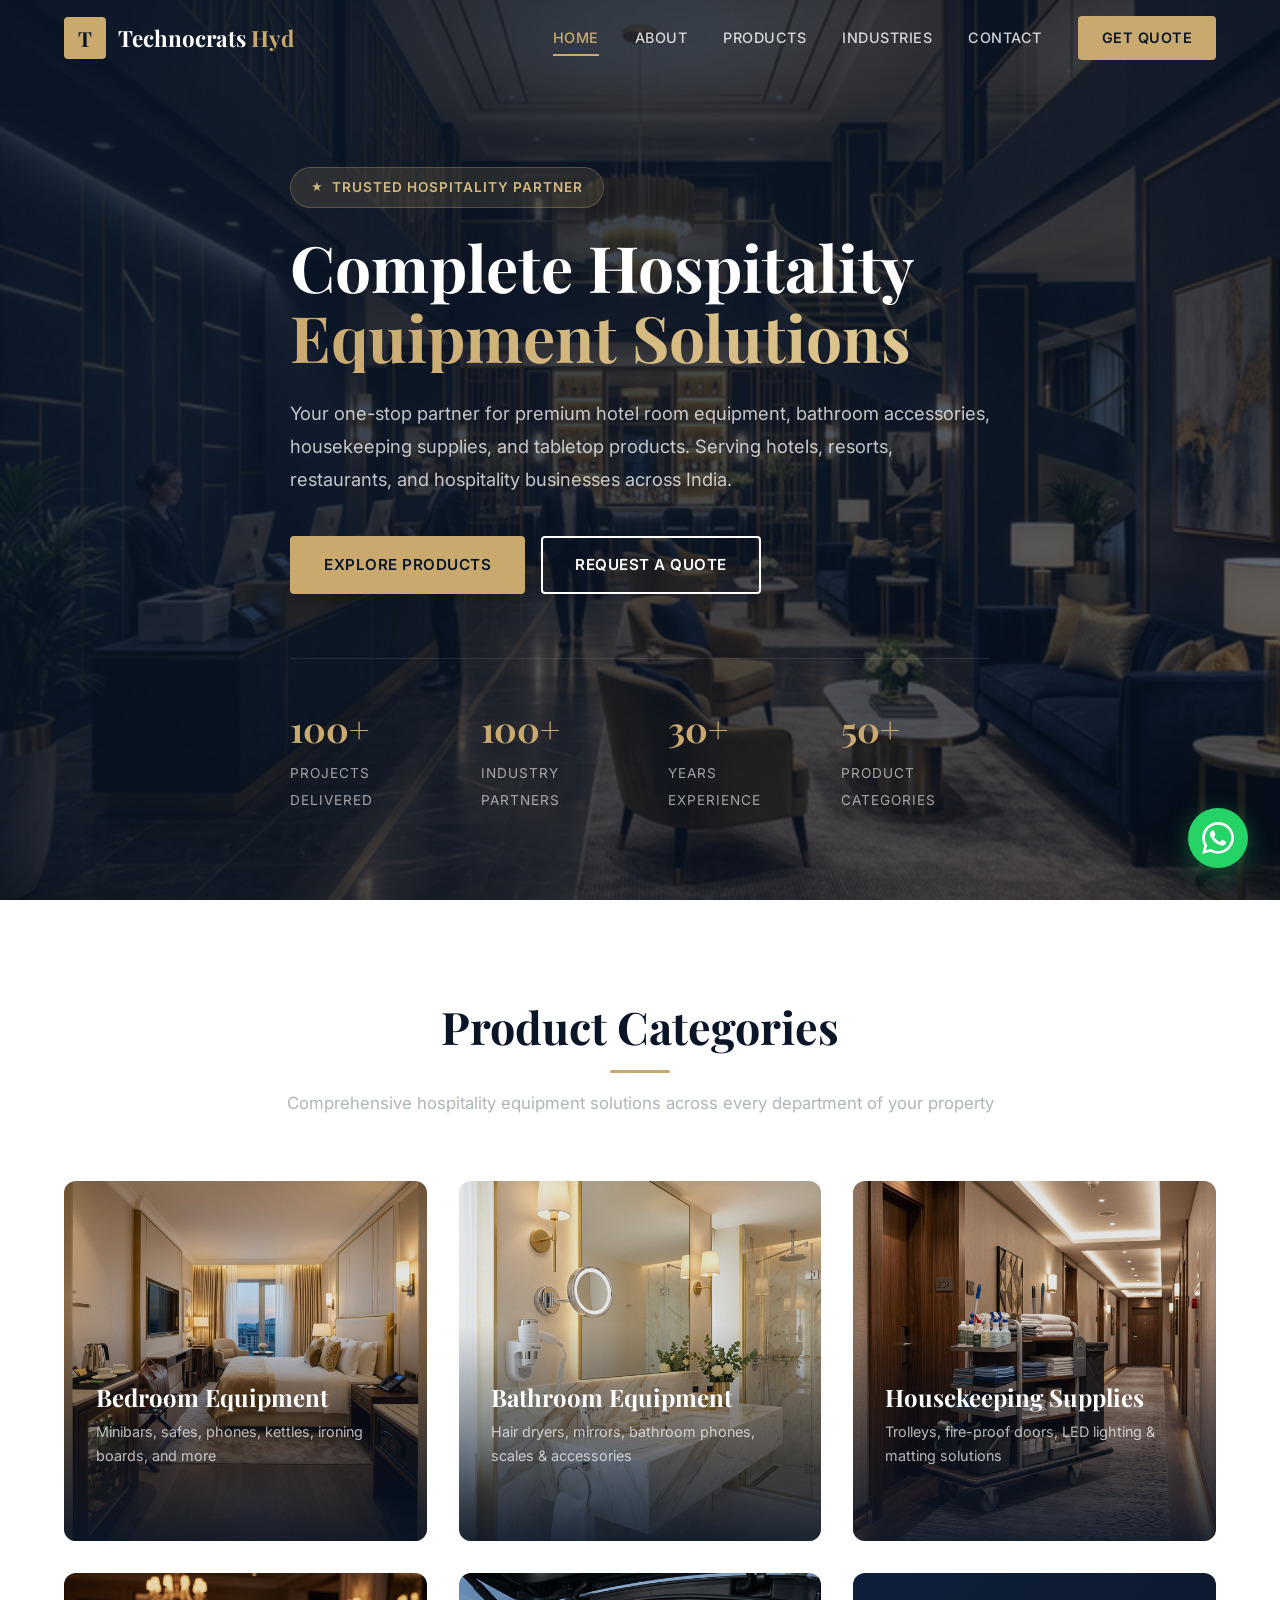
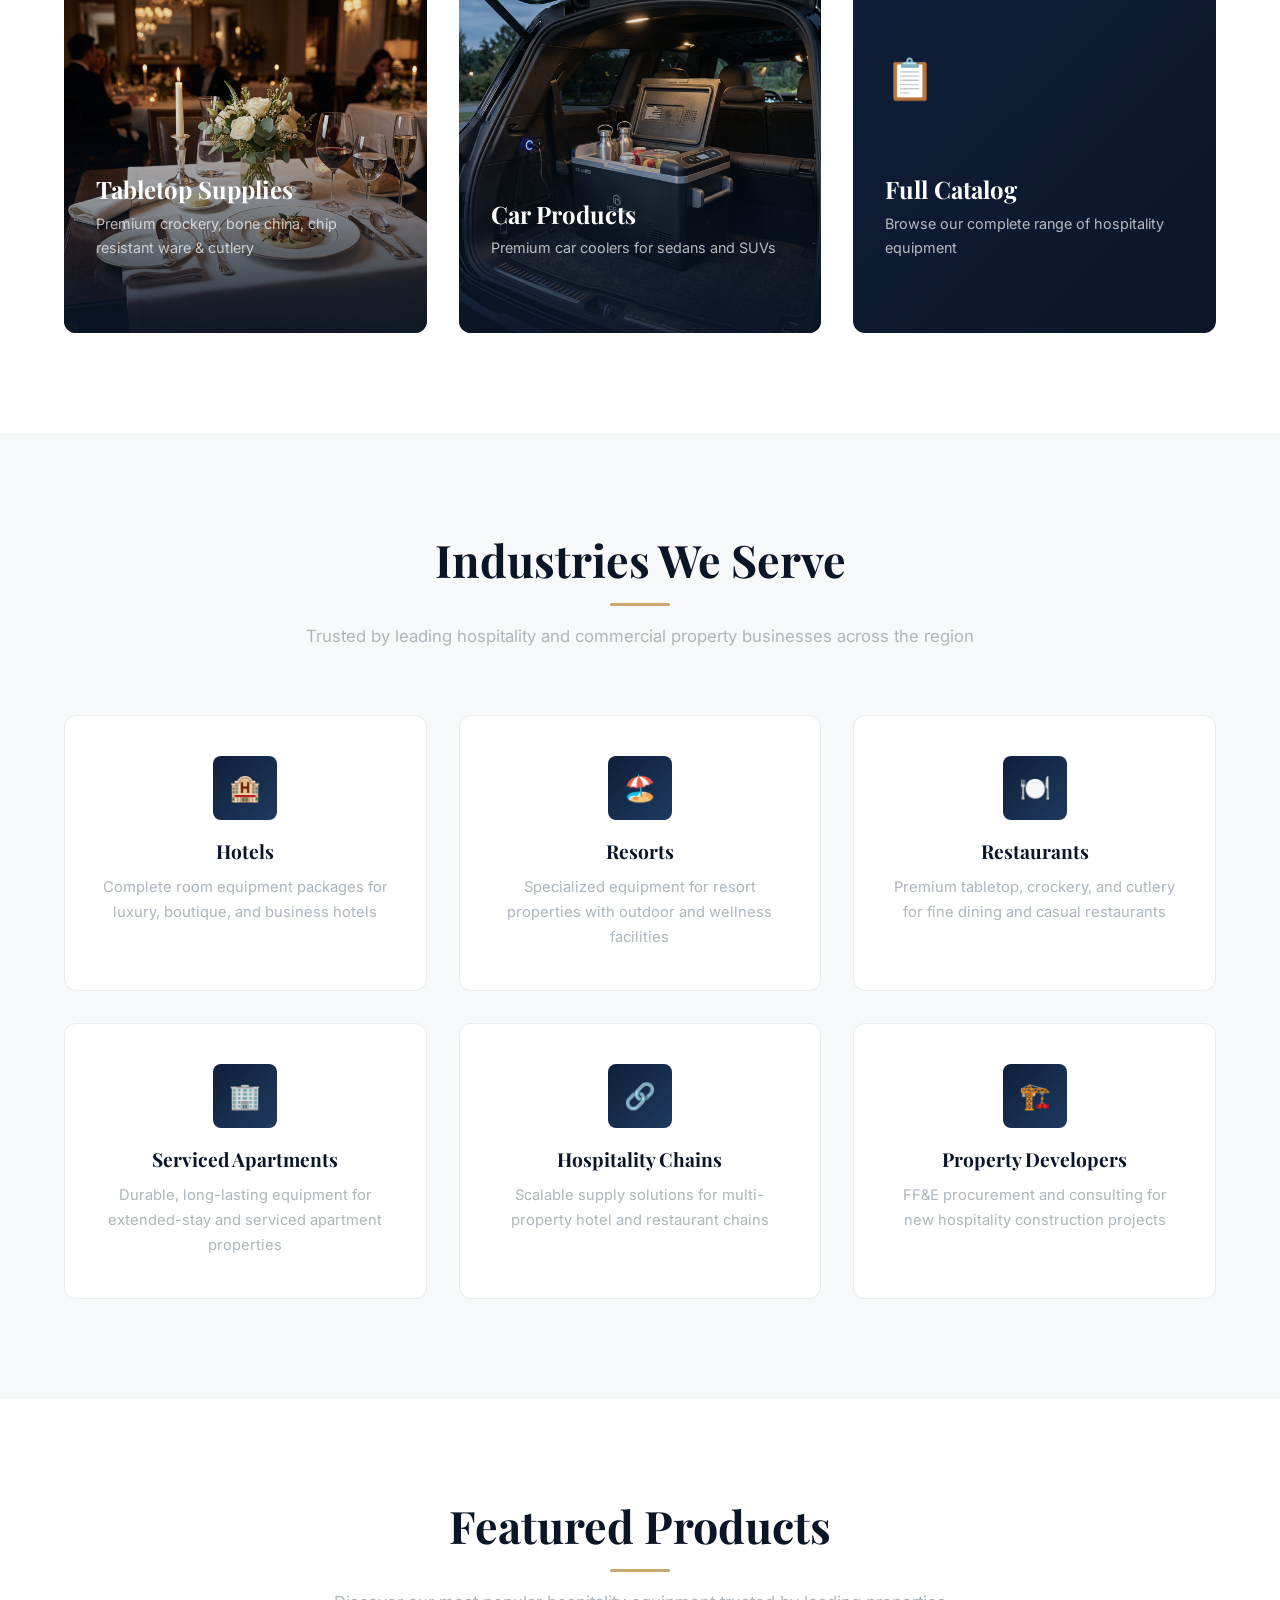
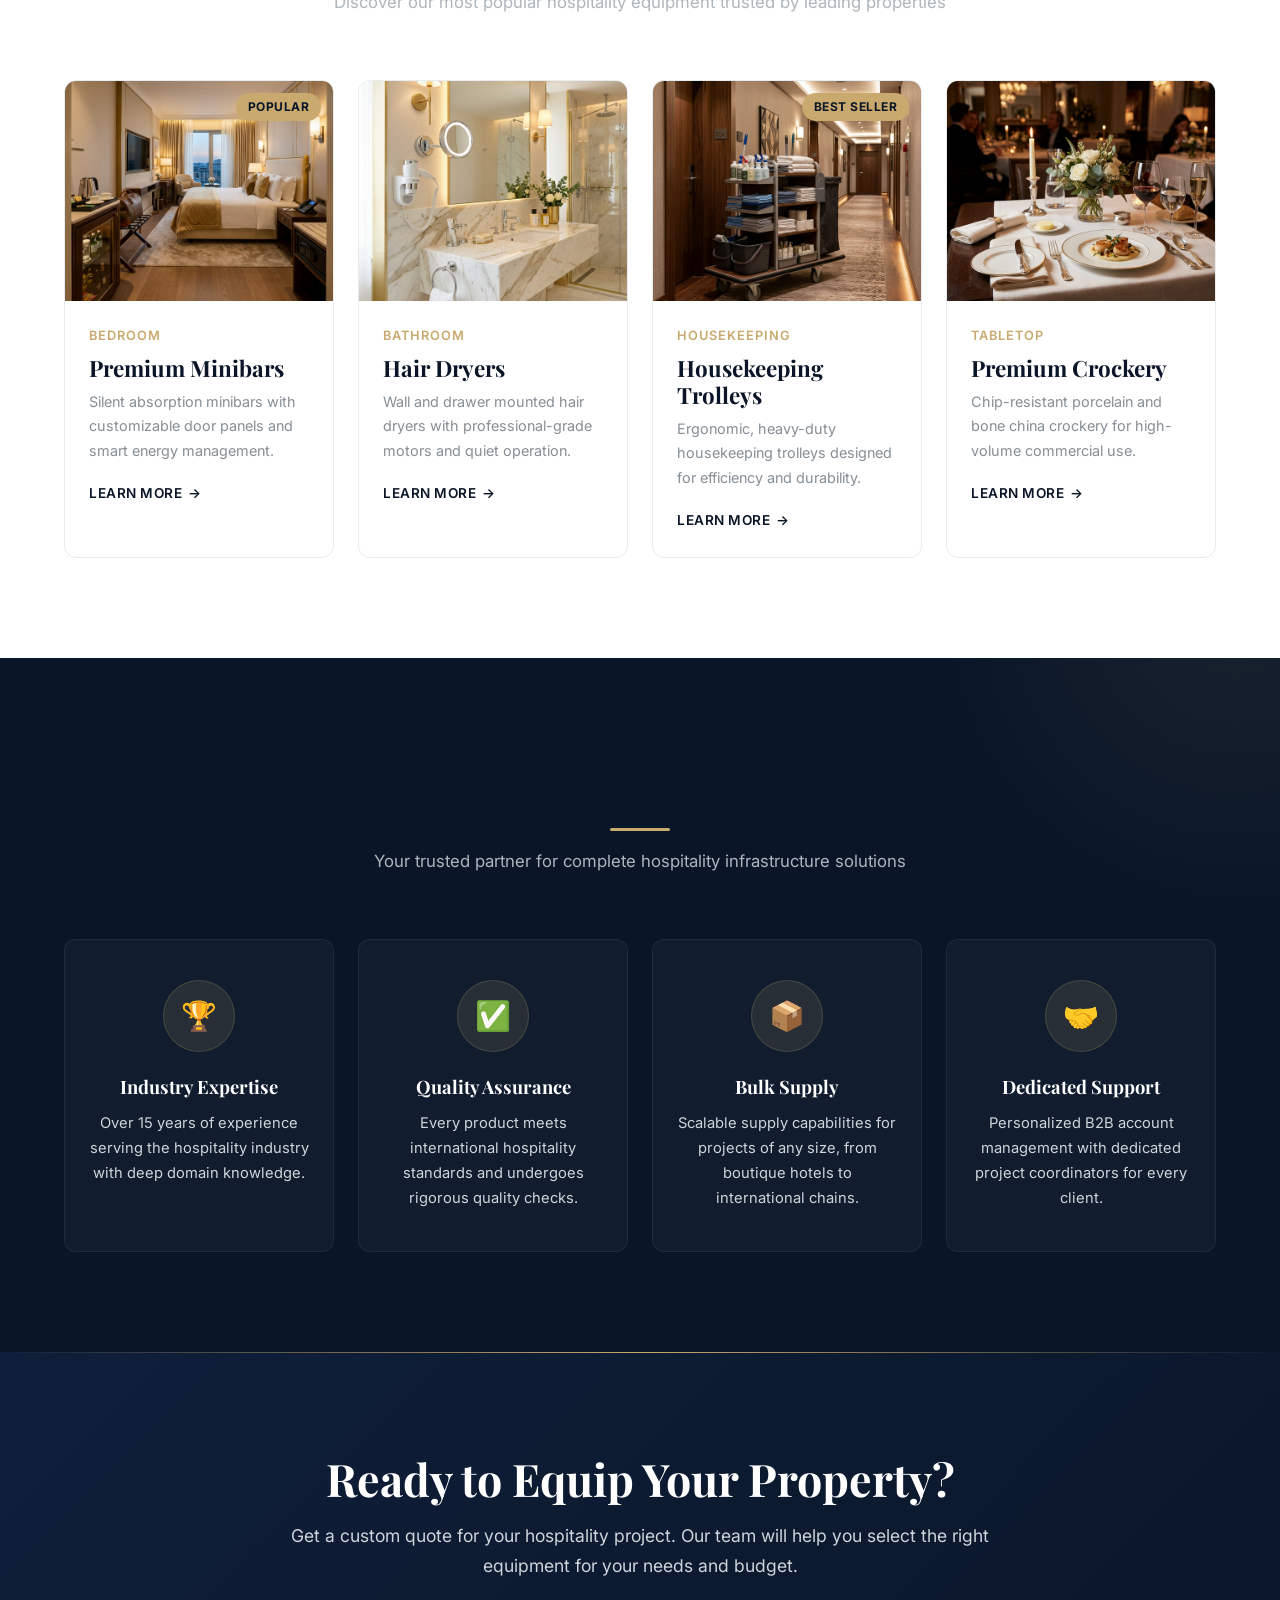
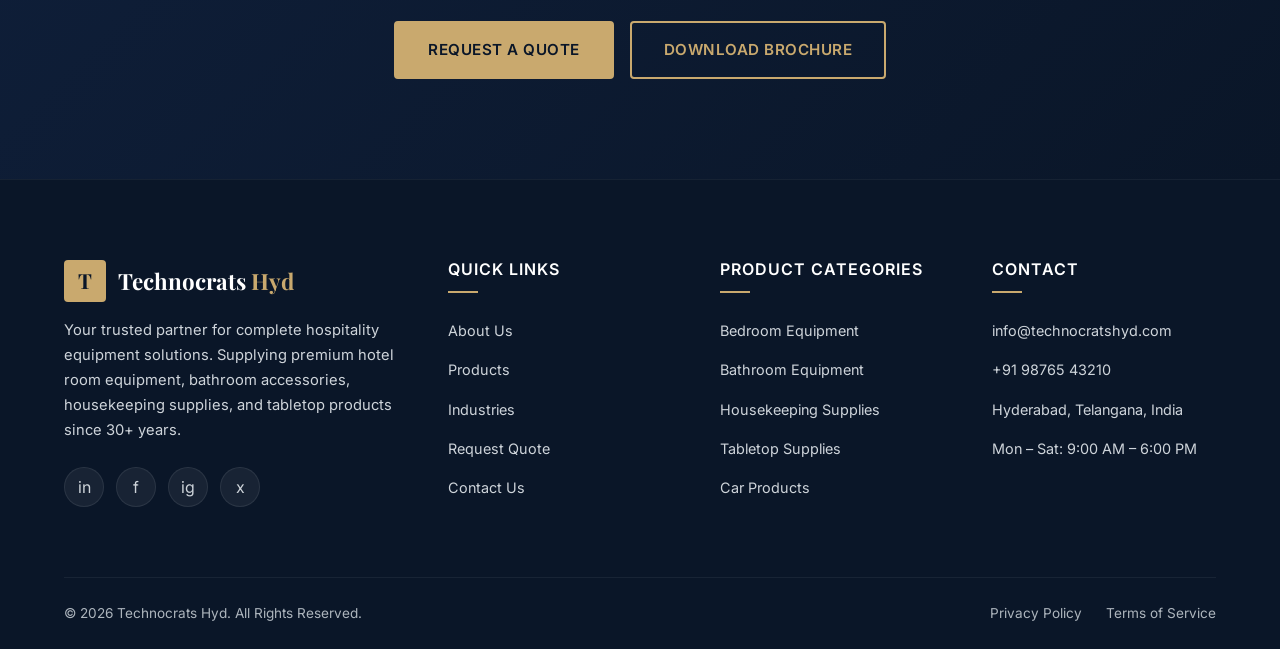
<file: index.html>
<!DOCTYPE html>
<html lang="en">

<head>
  <meta charset="UTF-8">
  <meta name="viewport" content="width=device-width, initial-scale=1.0">
  <title>Technocrats Hyd – Complete Hospitality Equipment Solutions</title>
  <meta name="description"
    content="Technocrats Hyd is a leading hospitality equipment supplier providing hotel room equipment, bathroom accessories, housekeeping supplies, and tabletop products for hotels, resorts, and restaurants.">
  <link rel="preconnect" href="https://fonts.googleapis.com">
  <link rel="preconnect" href="https://fonts.gstatic.com" crossorigin>
  <link
    href="https://fonts.googleapis.com/css2?family=Inter:wght@300;400;500;600;700&family=Playfair+Display:wght@400;500;600;700&display=swap"
    rel="stylesheet">
  <link rel="stylesheet" href="styles.css">
</head>

<body>

  <!-- NAVIGATION -->
  <nav class="navbar" id="navbar">
    <div class="nav-container">
      <a href="index.html" class="nav-logo">
        <div class="logo-icon">T</div>
        <div class="logo-text">Technocrats <span>Hyd</span></div>
      </a>
      <div class="nav-links" id="navLinks">
        <a href="index.html" class="active">Home</a>
        <a href="about.html">About</a>
        <a href="products.html">Products</a>
        <a href="industries.html">Industries</a>
        <a href="contact.html">Contact</a>
        <a href="quote.html" class="nav-cta">Get Quote</a>
      </div>
      <button class="hamburger" id="hamburger" aria-label="Toggle menu">
        <span></span>
        <span></span>
        <span></span>
      </button>
    </div>
  </nav>

  <!-- HERO SECTION -->
  <section class="hero" id="hero">
    <div class="hero-bg">
      <img src="images/hero-banner.png" alt="Luxury hotel lobby with premium hospitality equipment">
    </div>
    <div class="hero-overlay"></div>
    <div class="container">
      <div class="hero-content">
        <div class="hero-badge">Trusted Hospitality Partner</div>
        <h1>Complete Hospitality <span class="highlight gold-shimmer">Equipment Solutions</span></h1>
        <p>Your one-stop partner for premium hotel room equipment, bathroom accessories, housekeeping supplies, and
          tabletop products. Serving hotels, resorts, restaurants, and hospitality businesses across India.</p>
        <div class="hero-buttons">
          <a href="products.html" class="btn btn-primary">Explore Products</a>
          <a href="quote.html" class="btn btn-secondary">Request a Quote</a>
        </div>
        <div class="hero-stats">
          <div class="hero-stat">
            <span class="number" data-count="100">200+</span>
            <span class="label">Projects Delivered</span>
          </div>
          <div class="hero-stat">
            <span class="number" data-count="100">100+</span>
            <span class="label">Industry Partners</span>
          </div>
          <div class="hero-stat">
            <span class="number" data-count="30">30+</span>
            <span class="label">Years Experience</span>
          </div>
          <div class="hero-stat">
            <span class="number" data-count="50">50+</span>
            <span class="label">Product Categories</span>
          </div>
        </div>
      </div>
    </div>
  </section>

  <!-- PRODUCT CATEGORIES -->
  <section class="section" id="categories">
    <div class="container">
      <div class="section-header fade-in">
        <h2>Product Categories</h2>
        <p>Comprehensive hospitality equipment solutions across every department of your property</p>
      </div>
      <div class="grid-3">
        <a href="products.html#bedroom" class="category-card fade-in">
          <img src="images/bedroom-equipment.png" alt="Luxury hotel bedroom equipment">
          <div class="category-card-overlay">
            <h3>Bedroom Equipment</h3>
            <p>Minibars, safes, phones, kettles, ironing boards, and more</p>
            <span class="card-link">View Products <span class="arrow">→</span></span>
          </div>
        </a>
        <a href="products.html#bathroom" class="category-card fade-in">
          <img src="images/bathroom-equipment.png" alt="Hotel bathroom accessories and equipment">
          <div class="category-card-overlay">
            <h3>Bathroom Equipment</h3>
            <p>Hair dryers, mirrors, bathroom phones, scales & accessories</p>
            <span class="card-link">View Products <span class="arrow">→</span></span>
          </div>
        </a>
        <a href="products.html#housekeeping" class="category-card fade-in">
          <img src="images/housekeeping-supplies.png" alt="Hotel housekeeping supplies and trolleys">
          <div class="category-card-overlay">
            <h3>Housekeeping Supplies</h3>
            <p>Trolleys, fire-proof doors, LED lighting & matting solutions</p>
            <span class="card-link">View Products <span class="arrow">→</span></span>
          </div>
        </a>
        <a href="products.html#tabletop" class="category-card fade-in">
          <img src="images/tabletop-supplies.png" alt="Premium tabletop crockery and cutlery">
          <div class="category-card-overlay">
            <h3>Tabletop Supplies</h3>
            <p>Premium crockery, bone china, chip resistant ware & cutlery</p>
            <span class="card-link">View Products <span class="arrow">→</span></span>
          </div>
        </a>
        <a href="products.html#car" class="category-card fade-in">
          <img src="images/car-products.png" alt="Premium car coolers for vehicles">
          <div class="category-card-overlay">
            <h3>Car Products</h3>
            <p>Premium car coolers for sedans and SUVs</p>
            <span class="card-link">View Products <span class="arrow">→</span></span>
          </div>
        </a>
        <a href="products.html" class="category-card fade-in"
          style="background: linear-gradient(135deg, var(--navy-800), var(--navy-900));">
          <div class="category-card-overlay" style="background: none;">
            <div style="margin-bottom: auto; padding-top: 40px;">
              <span style="font-size: 2.5rem;">📋</span>
            </div>
            <h3>Full Catalog</h3>
            <p>Browse our complete range of hospitality equipment</p>
            <span class="card-link">View All <span class="arrow">→</span></span>
          </div>
        </a>
      </div>
    </div>
  </section>

  <!-- INDUSTRIES SERVED -->
  <section class="section section-light" id="industries">
    <div class="container">
      <div class="section-header fade-in">
        <h2>Industries We Serve</h2>
        <p>Trusted by leading hospitality and commercial property businesses across the region</p>
      </div>
      <div class="grid-3">
        <div class="industry-card fade-in">
          <div class="industry-icon">🏨</div>
          <h4>Hotels</h4>
          <p>Complete room equipment packages for luxury, boutique, and business hotels</p>
        </div>
        <div class="industry-card fade-in">
          <div class="industry-icon">🏖️</div>
          <h4>Resorts</h4>
          <p>Specialized equipment for resort properties with outdoor and wellness facilities</p>
        </div>
        <div class="industry-card fade-in">
          <div class="industry-icon">🍽️</div>
          <h4>Restaurants</h4>
          <p>Premium tabletop, crockery, and cutlery for fine dining and casual restaurants</p>
        </div>
        <div class="industry-card fade-in">
          <div class="industry-icon">🏢</div>
          <h4>Serviced Apartments</h4>
          <p>Durable, long-lasting equipment for extended-stay and serviced apartment properties</p>
        </div>
        <div class="industry-card fade-in">
          <div class="industry-icon">🔗</div>
          <h4>Hospitality Chains</h4>
          <p>Scalable supply solutions for multi-property hotel and restaurant chains</p>
        </div>
        <div class="industry-card fade-in">
          <div class="industry-icon">🏗️</div>
          <h4>Property Developers</h4>
          <p>FF&E procurement and consulting for new hospitality construction projects</p>
        </div>
      </div>
    </div>
  </section>

  <!-- FEATURED PRODUCTS -->
  <section class="section" id="featured">
    <div class="container">
      <div class="section-header fade-in">
        <h2>Featured Products</h2>
        <p>Discover our most popular hospitality equipment trusted by leading properties</p>
      </div>
      <div class="grid-4">
        <div class="product-card fade-in">
          <div class="product-card-image">
            <img src="images/bedroom-equipment.png" alt="Premium hotel minibar">
            <span class="product-card-badge">Popular</span>
          </div>
          <div class="product-card-content">
            <div class="product-card-category">Bedroom</div>
            <h4>Premium Minibars</h4>
            <p>Silent absorption minibars with customizable door panels and smart energy management.</p>
            <a href="product-detail.html" class="card-link">Learn More <span class="arrow">→</span></a>
          </div>
        </div>
        <div class="product-card fade-in">
          <div class="product-card-image">
            <img src="images/bathroom-equipment.png" alt="Wall mounted hair dryer">
          </div>
          <div class="product-card-content">
            <div class="product-card-category">Bathroom</div>
            <h4>Hair Dryers</h4>
            <p>Wall and drawer mounted hair dryers with professional-grade motors and quiet operation.</p>
            <a href="product-detail.html" class="card-link">Learn More <span class="arrow">→</span></a>
          </div>
        </div>
        <div class="product-card fade-in">
          <div class="product-card-image">
            <img src="images/housekeeping-supplies.png" alt="Housekeeping trolley">
            <span class="product-card-badge">Best Seller</span>
          </div>
          <div class="product-card-content">
            <div class="product-card-category">Housekeeping</div>
            <h4>Housekeeping Trolleys</h4>
            <p>Ergonomic, heavy-duty housekeeping trolleys designed for efficiency and durability.</p>
            <a href="product-detail.html" class="card-link">Learn More <span class="arrow">→</span></a>
          </div>
        </div>
        <div class="product-card fade-in">
          <div class="product-card-image">
            <img src="images/tabletop-supplies.png" alt="Premium porcelain crockery">
          </div>
          <div class="product-card-content">
            <div class="product-card-category">Tabletop</div>
            <h4>Premium Crockery</h4>
            <p>Chip-resistant porcelain and bone china crockery for high-volume commercial use.</p>
            <a href="product-detail.html" class="card-link">Learn More <span class="arrow">→</span></a>
          </div>
        </div>
      </div>
    </div>
  </section>

  <!-- WHY CHOOSE US -->
  <section class="section why-section" id="why">
    <div class="container">
      <div class="section-header fade-in">
        <h2>Why Choose Technocrats Hyd</h2>
        <p>Your trusted partner for complete hospitality infrastructure solutions</p>
      </div>
      <div class="grid-4">
        <div class="why-card fade-in">
          <div class="why-icon">🏆</div>
          <h4>Industry Expertise</h4>
          <p>Over 15 years of experience serving the hospitality industry with deep domain knowledge.</p>
        </div>
        <div class="why-card fade-in">
          <div class="why-icon">✅</div>
          <h4>Quality Assurance</h4>
          <p>Every product meets international hospitality standards and undergoes rigorous quality checks.</p>
        </div>
        <div class="why-card fade-in">
          <div class="why-icon">📦</div>
          <h4>Bulk Supply</h4>
          <p>Scalable supply capabilities for projects of any size, from boutique hotels to international chains.</p>
        </div>
        <div class="why-card fade-in">
          <div class="why-icon">🤝</div>
          <h4>Dedicated Support</h4>
          <p>Personalized B2B account management with dedicated project coordinators for every client.</p>
        </div>
      </div>
    </div>
  </section>

  <!-- CTA SECTION -->
  <section class="section cta-section" id="cta">
    <div class="container">
      <div class="fade-in">
        <h2>Ready to Equip Your Property?</h2>
        <p>Get a custom quote for your hospitality project. Our team will help you select the right equipment for your
          needs and budget.</p>
        <div class="cta-buttons">
          <a href="quote.html" class="btn btn-primary">Request a Quote</a>
          <a href="products.html" class="btn btn-gold-outline">Download Brochure</a>
        </div>
      </div>
    </div>
  </section>

  <!-- FOOTER -->
  <footer class="footer">
    <div class="container">
      <div class="footer-grid">
        <div class="footer-brand">
          <a href="index.html" class="nav-logo">
            <div class="logo-icon">T</div>
            <div class="logo-text">Technocrats <span>Hyd</span></div>
          </a>
          <p>Your trusted partner for complete hospitality equipment solutions. Supplying premium hotel room equipment,
            bathroom accessories, housekeeping supplies, and tabletop products since 30+ years.</p>
          <div class="footer-social">
            <a href="#" aria-label="LinkedIn">in</a>
            <a href="#" aria-label="Facebook">f</a>
            <a href="#" aria-label="Instagram">ig</a>
            <a href="#" aria-label="Twitter">x</a>
          </div>
        </div>
        <div class="footer-col">
          <h4>Quick Links</h4>
          <ul>
            <li><a href="about.html">About Us</a></li>
            <li><a href="products.html">Products</a></li>
            <li><a href="industries.html">Industries</a></li>
            <li><a href="quote.html">Request Quote</a></li>
            <li><a href="contact.html">Contact Us</a></li>
          </ul>
        </div>
        <div class="footer-col">
          <h4>Product Categories</h4>
          <ul>
            <li><a href="products.html#bedroom">Bedroom Equipment</a></li>
            <li><a href="products.html#bathroom">Bathroom Equipment</a></li>
            <li><a href="products.html#housekeeping">Housekeeping Supplies</a></li>
            <li><a href="products.html#tabletop">Tabletop Supplies</a></li>
            <li><a href="products.html#car">Car Products</a></li>
          </ul>
        </div>
        <div class="footer-col">
          <h4>Contact</h4>
          <ul>
            <li><a href="mailto:info@technocratshyd.com">info@technocratshyd.com</a></li>
            <li><a href="tel:+919876543210">+91 98765 43210</a></li>
            <li><a href="#">Hyderabad, Telangana, India</a></li>
            <li><a href="#">Mon – Sat: 9:00 AM – 6:00 PM</a></li>
          </ul>
        </div>
      </div>
      <div class="footer-bottom">
        <p>&copy; 2026 Technocrats Hyd. All Rights Reserved.</p>
        <div class="footer-bottom-links">
          <a href="#">Privacy Policy</a>
          <a href="#">Terms of Service</a>
        </div>
      </div>
    </div>
  </footer>

  <!-- WHATSAPP BUTTON -->
  <a href="https://wa.me/919876543210?text=Hi%2C%20I%27m%20interested%20in%20your%20hospitality%20equipment.%20Please%20share%20more%20details."
    target="_blank" class="whatsapp-btn" aria-label="Contact on WhatsApp">
    <svg viewBox="0 0 24 24" xmlns="http://www.w3.org/2000/svg">
      <path
        d="M17.472 14.382c-.297-.149-1.758-.867-2.03-.967-.273-.099-.471-.148-.67.15-.197.297-.767.966-.94 1.164-.173.199-.347.223-.644.075-.297-.15-1.255-.463-2.39-1.475-.883-.788-1.48-1.761-1.653-2.059-.173-.297-.018-.458.13-.606.134-.133.298-.347.446-.52.149-.174.198-.298.298-.497.099-.198.05-.371-.025-.52-.075-.149-.669-1.612-.916-2.207-.242-.579-.487-.5-.669-.51-.173-.008-.371-.01-.57-.01-.198 0-.52.074-.792.372-.272.297-1.04 1.016-1.04 2.479 0 1.462 1.065 2.875 1.213 3.074.149.198 2.096 3.2 5.077 4.487.709.306 1.262.489 1.694.625.712.227 1.36.195 1.871.118.571-.085 1.758-.719 2.006-1.413.248-.694.248-1.289.173-1.413-.074-.124-.272-.198-.57-.347m-5.421 7.403h-.004a9.87 9.87 0 01-5.031-1.378l-.361-.214-3.741.982.998-3.648-.235-.374a9.86 9.86 0 01-1.51-5.26c.001-5.45 4.436-9.884 9.888-9.884 2.64 0 5.122 1.03 6.988 2.898a9.825 9.825 0 012.893 6.994c-.003 5.45-4.437 9.884-9.885 9.884m8.413-18.297A11.815 11.815 0 0012.05 0C5.495 0 .16 5.335.157 11.892c0 2.096.547 4.142 1.588 5.945L.057 24l6.305-1.654a11.882 11.882 0 005.683 1.448h.005c6.554 0 11.89-5.335 11.893-11.893a11.821 11.821 0 00-3.48-8.413z" />
    </svg>
  </a>

  <script src="main.js"></script>
</body>

</html>
</file>
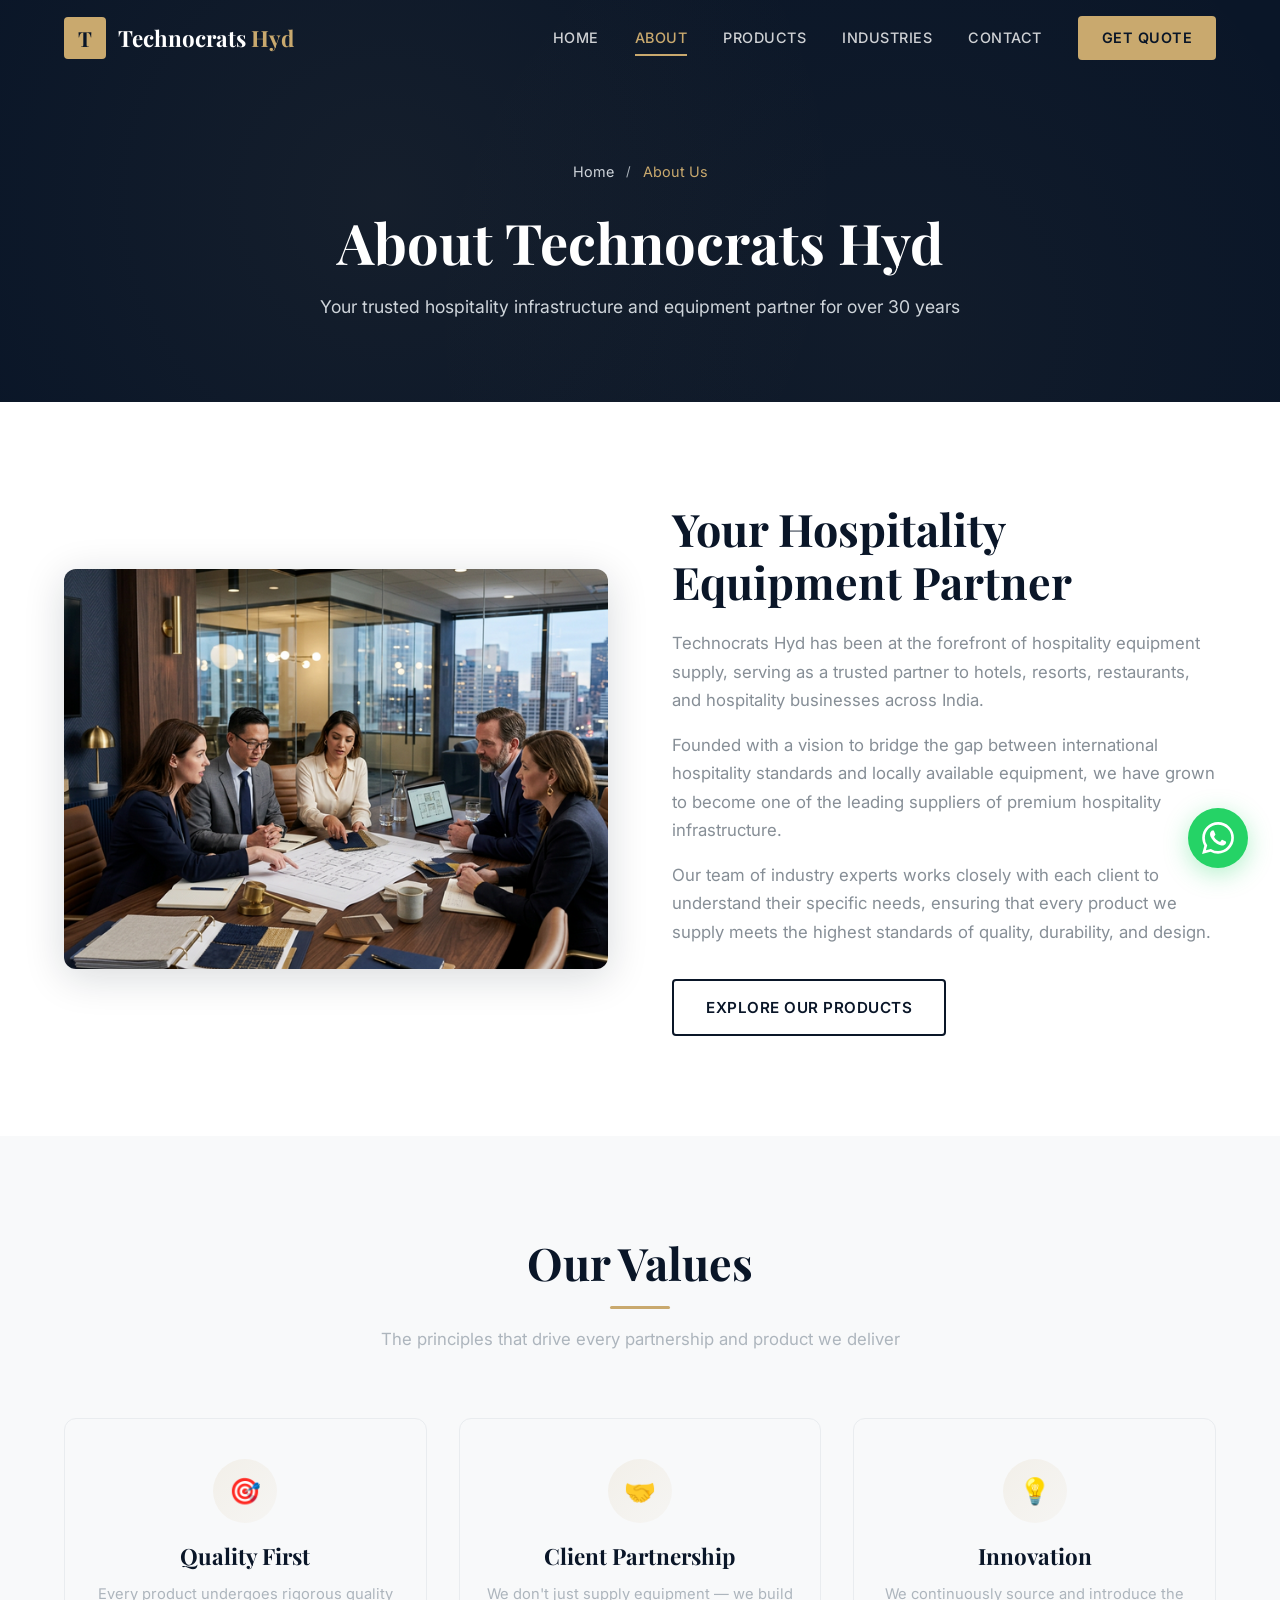
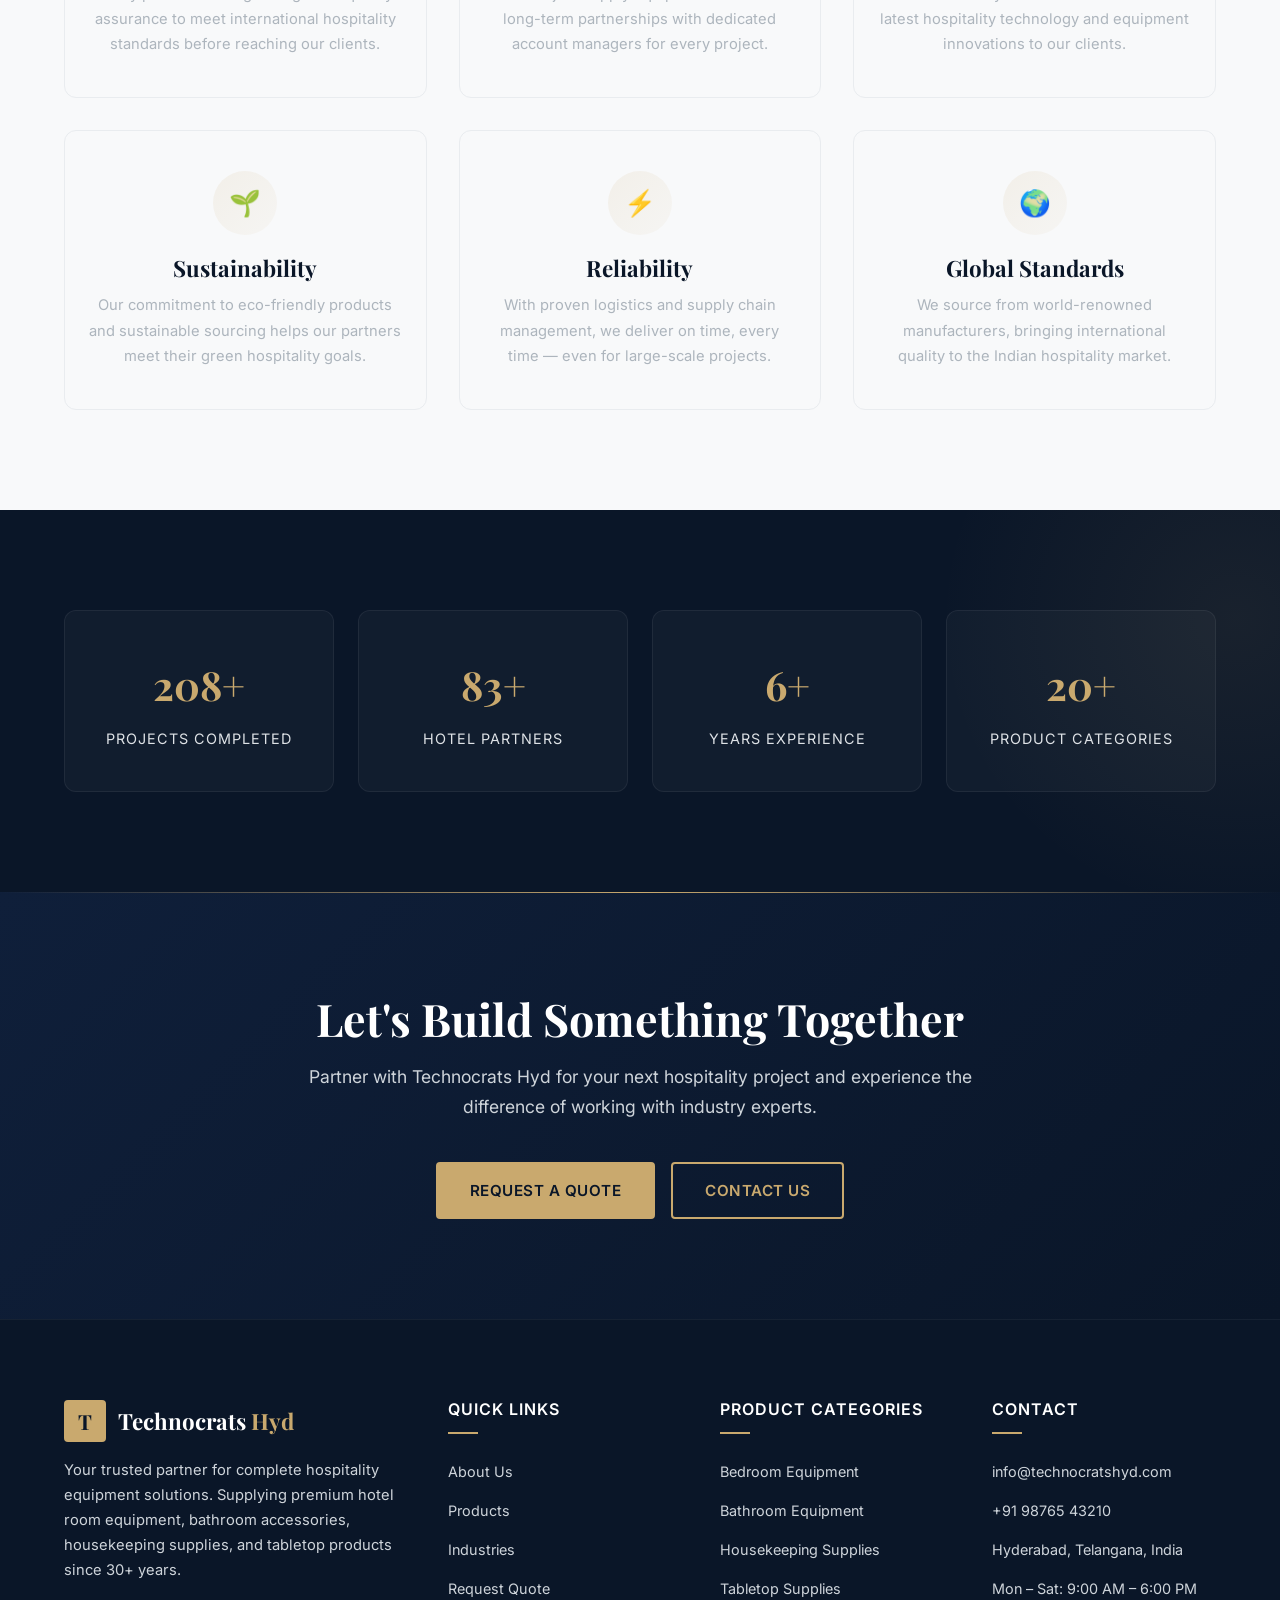
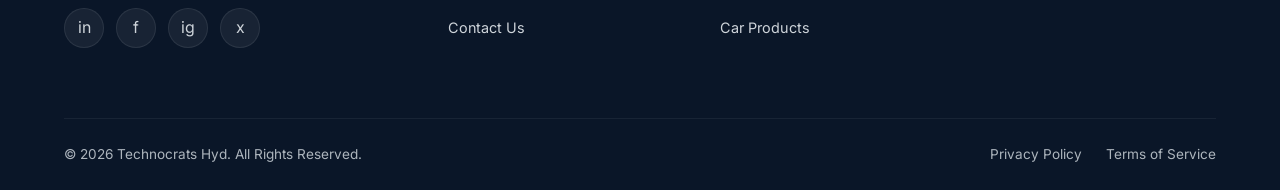
<file: about.html>
<!DOCTYPE html>
<html lang="en">

<head>
  <meta charset="UTF-8">
  <meta name="viewport" content="width=device-width, initial-scale=1.0">
  <title>About Us – Technocrats Hyd | Hospitality Equipment Partner</title>
  <meta name="description"
    content="Learn about Technocrats Hyd – a trusted hospitality equipment supplier with over 15 years of experience serving hotels, resorts, and restaurants.">
  <link rel="preconnect" href="https://fonts.googleapis.com">
  <link rel="preconnect" href="https://fonts.gstatic.com" crossorigin>
  <link
    href="https://fonts.googleapis.com/css2?family=Inter:wght@300;400;500;600;700&family=Playfair+Display:wght@400;500;600;700&display=swap"
    rel="stylesheet">
  <link rel="stylesheet" href="styles.css">
</head>

<body>

  <!-- NAVIGATION -->
  <nav class="navbar scrolled" id="navbar">
    <div class="nav-container">
      <a href="index.html" class="nav-logo">
        <div class="logo-icon">T</div>
        <div class="logo-text">Technocrats <span>Hyd</span></div>
      </a>
      <div class="nav-links" id="navLinks">
        <a href="index.html">Home</a>
        <a href="about.html" class="active">About</a>
        <a href="products.html">Products</a>
        <a href="industries.html">Industries</a>
        <a href="contact.html">Contact</a>
        <a href="quote.html" class="nav-cta">Get Quote</a>
      </div>
      <button class="hamburger" id="hamburger" aria-label="Toggle menu">
        <span></span><span></span><span></span>
      </button>
    </div>
  </nav>

  <!-- PAGE HEADER -->
  <section class="page-header">
    <div class="container">
      <div class="breadcrumb">
        <a href="index.html">Home</a>
        <span class="separator">/</span>
        <span class="current">About Us</span>
      </div>
      <h1>About Technocrats Hyd</h1>
      <p>Your trusted hospitality infrastructure and equipment partner for over 30 years</p>
    </div>
  </section>

  <!-- ABOUT INTRO -->
  <section class="section">
    <div class="container">
      <div class="about-intro">
        <div class="about-intro-image fade-in-left">
          <img src="images/about-section.png" alt="Technocrats Hyd team in action">
        </div>
        <div class="about-intro-content fade-in-right">
          <h2>Your Hospitality Equipment Partner</h2>
          <p>Technocrats Hyd has been at the forefront of hospitality equipment supply, serving as a trusted partner to
            hotels, resorts, restaurants, and hospitality businesses across India.</p>
          <p>Founded with a vision to bridge the gap between international hospitality standards and locally available
            equipment, we have grown to become one of the leading suppliers of premium hospitality infrastructure.</p>
          <p>Our team of industry experts works closely with each client to understand their specific needs, ensuring
            that every product we supply meets the highest standards of quality, durability, and design.</p>
          <a href="products.html" class="btn btn-outline" style="margin-top: 16px;">Explore Our Products</a>
        </div>
      </div>
    </div>
  </section>

  <!-- MISSION & VALUES -->
  <section class="section section-light">
    <div class="container">
      <div class="section-header fade-in">
        <h2>Our Values</h2>
        <p>The principles that drive every partnership and product we deliver</p>
      </div>
      <div class="values-grid">
        <div class="value-card fade-in">
          <div class="value-icon">🎯</div>
          <h4>Quality First</h4>
          <p>Every product undergoes rigorous quality assurance to meet international hospitality standards before
            reaching our clients.</p>
        </div>
        <div class="value-card fade-in">
          <div class="value-icon">🤝</div>
          <h4>Client Partnership</h4>
          <p>We don't just supply equipment — we build long-term partnerships with dedicated account managers for every
            project.</p>
        </div>
        <div class="value-card fade-in">
          <div class="value-icon">💡</div>
          <h4>Innovation</h4>
          <p>We continuously source and introduce the latest hospitality technology and equipment innovations to our
            clients.</p>
        </div>
        <div class="value-card fade-in">
          <div class="value-icon">🌱</div>
          <h4>Sustainability</h4>
          <p>Our commitment to eco-friendly products and sustainable sourcing helps our partners meet their green
            hospitality goals.</p>
        </div>
        <div class="value-card fade-in">
          <div class="value-icon">⚡</div>
          <h4>Reliability</h4>
          <p>With proven logistics and supply chain management, we deliver on time, every time — even for large-scale
            projects.</p>
        </div>
        <div class="value-card fade-in">
          <div class="value-icon">🌍</div>
          <h4>Global Standards</h4>
          <p>We source from world-renowned manufacturers, bringing international quality to the Indian hospitality
            market.</p>
        </div>
      </div>
    </div>
  </section>

  <!-- STATS -->
  <section class="section why-section">
    <div class="container">
      <div class="grid-4" style="text-align: center;">
        <div class="why-card fade-in">
          <div
            style="font-size: 2.5rem; font-family: var(--font-heading); color: var(--gold-500); font-weight: 700; margin-bottom: 8px;"
            class="counter" data-count="500">500+</div>
          <p style="color: var(--gray-300); font-size: 0.9rem; text-transform: uppercase; letter-spacing: 1px;">Projects
            Completed</p>
        </div>
        <div class="why-card fade-in">
          <div
            style="font-size: 2.5rem; font-family: var(--font-heading); color: var(--gold-500); font-weight: 700; margin-bottom: 8px;"
            class="counter" data-count="200">200+</div>
          <p style="color: var(--gray-300); font-size: 0.9rem; text-transform: uppercase; letter-spacing: 1px;">Hotel
            Partners</p>
        </div>
        <div class="why-card fade-in">
          <div
            style="font-size: 2.5rem; font-family: var(--font-heading); color: var(--gold-500); font-weight: 700; margin-bottom: 8px;"
            class="counter" data-count="15">15+</div>
          <p style="color: var(--gray-300); font-size: 0.9rem; text-transform: uppercase; letter-spacing: 1px;">Years
            Experience</p>
        </div>
        <div class="why-card fade-in">
          <div
            style="font-size: 2.5rem; font-family: var(--font-heading); color: var(--gold-500); font-weight: 700; margin-bottom: 8px;"
            class="counter" data-count="50">50+</div>
          <p style="color: var(--gray-300); font-size: 0.9rem; text-transform: uppercase; letter-spacing: 1px;">Product
            Categories</p>
        </div>
      </div>
    </div>
  </section>

  <!-- CTA -->
  <section class="section cta-section">
    <div class="container fade-in">
      <h2>Let's Build Something Together</h2>
      <p>Partner with Technocrats Hyd for your next hospitality project and experience the difference of working with
        industry experts.</p>
      <div class="cta-buttons">
        <a href="quote.html" class="btn btn-primary">Request a Quote</a>
        <a href="contact.html" class="btn btn-gold-outline">Contact Us</a>
      </div>
    </div>
  </section>

  <!-- FOOTER -->
  <footer class="footer">
    <div class="container">
      <div class="footer-grid">
        <div class="footer-brand">
          <a href="index.html" class="nav-logo">
            <div class="logo-icon">T</div>
            <div class="logo-text">Technocrats <span>Hyd</span></div>
          </a>
          <p>Your trusted partner for complete hospitality equipment solutions. Supplying premium hotel room equipment,
            bathroom accessories, housekeeping supplies, and tabletop products since 30+ years.</p>
          <div class="footer-social">
            <a href="#" aria-label="LinkedIn">in</a>
            <a href="#" aria-label="Facebook">f</a>
            <a href="#" aria-label="Instagram">ig</a>
            <a href="#" aria-label="Twitter">x</a>
          </div>
        </div>
        <div class="footer-col">
          <h4>Quick Links</h4>
          <ul>
            <li><a href="about.html">About Us</a></li>
            <li><a href="products.html">Products</a></li>
            <li><a href="industries.html">Industries</a></li>
            <li><a href="quote.html">Request Quote</a></li>
            <li><a href="contact.html">Contact Us</a></li>
          </ul>
        </div>
        <div class="footer-col">
          <h4>Product Categories</h4>
          <ul>
            <li><a href="products.html#bedroom">Bedroom Equipment</a></li>
            <li><a href="products.html#bathroom">Bathroom Equipment</a></li>
            <li><a href="products.html#housekeeping">Housekeeping Supplies</a></li>
            <li><a href="products.html#tabletop">Tabletop Supplies</a></li>
            <li><a href="products.html#car">Car Products</a></li>
          </ul>
        </div>
        <div class="footer-col">
          <h4>Contact</h4>
          <ul>
            <li><a href="mailto:info@technocratshyd.com">info@technocratshyd.com</a></li>
            <li><a href="tel:+919876543210">+91 98765 43210</a></li>
            <li><a href="#">Hyderabad, Telangana, India</a></li>
            <li><a href="#">Mon – Sat: 9:00 AM – 6:00 PM</a></li>
          </ul>
        </div>
      </div>
      <div class="footer-bottom">
        <p>&copy; 2026 Technocrats Hyd. All Rights Reserved.</p>
        <div class="footer-bottom-links">
          <a href="#">Privacy Policy</a>
          <a href="#">Terms of Service</a>
        </div>
      </div>
    </div>
  </footer>

  <!-- WHATSAPP BUTTON -->
  <a href="https://wa.me/919876543210?text=Hi%2C%20I%27m%20interested%20in%20your%20hospitality%20equipment."
    target="_blank" class="whatsapp-btn" aria-label="Contact on WhatsApp">
    <svg viewBox="0 0 24 24">
      <path
        d="M17.472 14.382c-.297-.149-1.758-.867-2.03-.967-.273-.099-.471-.148-.67.15-.197.297-.767.966-.94 1.164-.173.199-.347.223-.644.075-.297-.15-1.255-.463-2.39-1.475-.883-.788-1.48-1.761-1.653-2.059-.173-.297-.018-.458.13-.606.134-.133.298-.347.446-.52.149-.174.198-.298.298-.497.099-.198.05-.371-.025-.52-.075-.149-.669-1.612-.916-2.207-.242-.579-.487-.5-.669-.51-.173-.008-.371-.01-.57-.01-.198 0-.52.074-.792.372-.272.297-1.04 1.016-1.04 2.479 0 1.462 1.065 2.875 1.213 3.074.149.198 2.096 3.2 5.077 4.487.709.306 1.262.489 1.694.625.712.227 1.36.195 1.871.118.571-.085 1.758-.719 2.006-1.413.248-.694.248-1.289.173-1.413-.074-.124-.272-.198-.57-.347m-5.421 7.403h-.004a9.87 9.87 0 01-5.031-1.378l-.361-.214-3.741.982.998-3.648-.235-.374a9.86 9.86 0 01-1.51-5.26c.001-5.45 4.436-9.884 9.888-9.884 2.64 0 5.122 1.03 6.988 2.898a9.825 9.825 0 012.893 6.994c-.003 5.45-4.437 9.884-9.885 9.884m8.413-18.297A11.815 11.815 0 0012.05 0C5.495 0 .16 5.335.157 11.892c0 2.096.547 4.142 1.588 5.945L.057 24l6.305-1.654a11.882 11.882 0 005.683 1.448h.005c6.554 0 11.89-5.335 11.893-11.893a11.821 11.821 0 00-3.48-8.413z" />
    </svg>
  </a>

  <script src="main.js"></script>
</body>

</html>
</file>
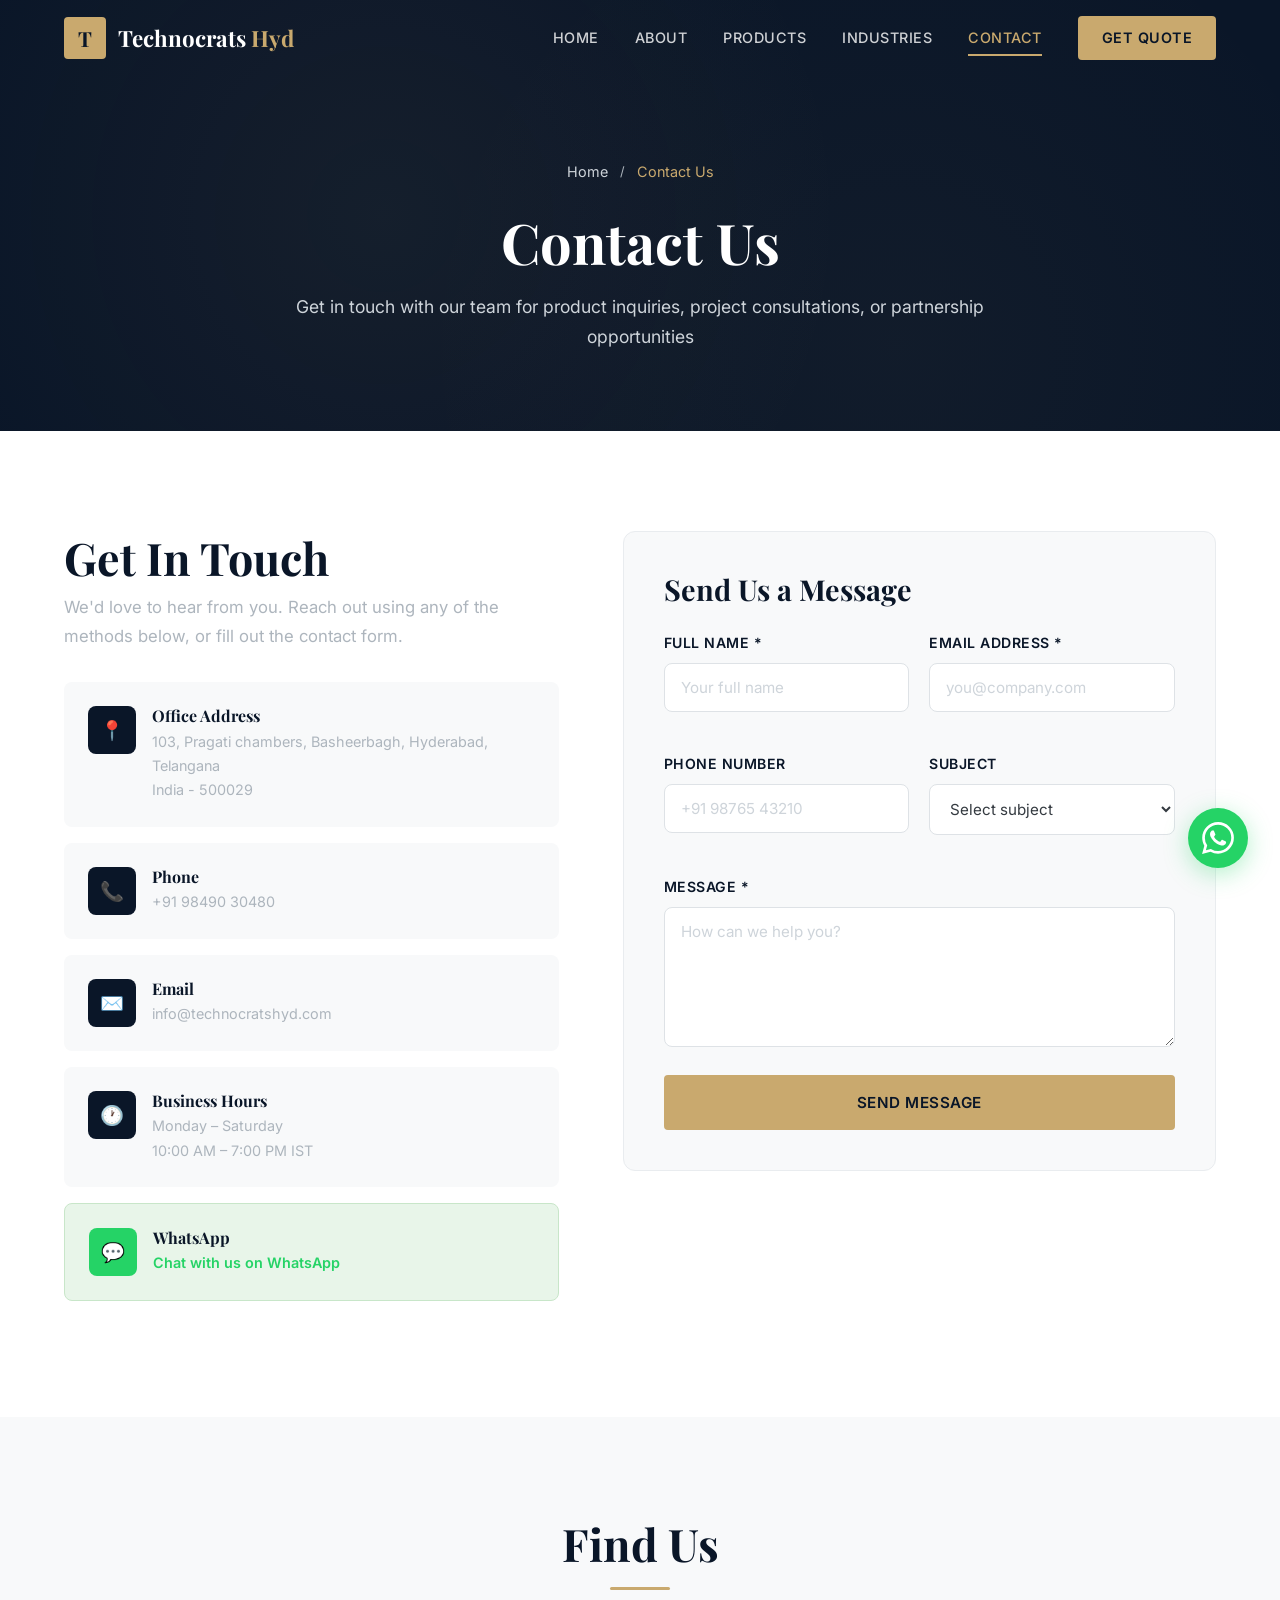
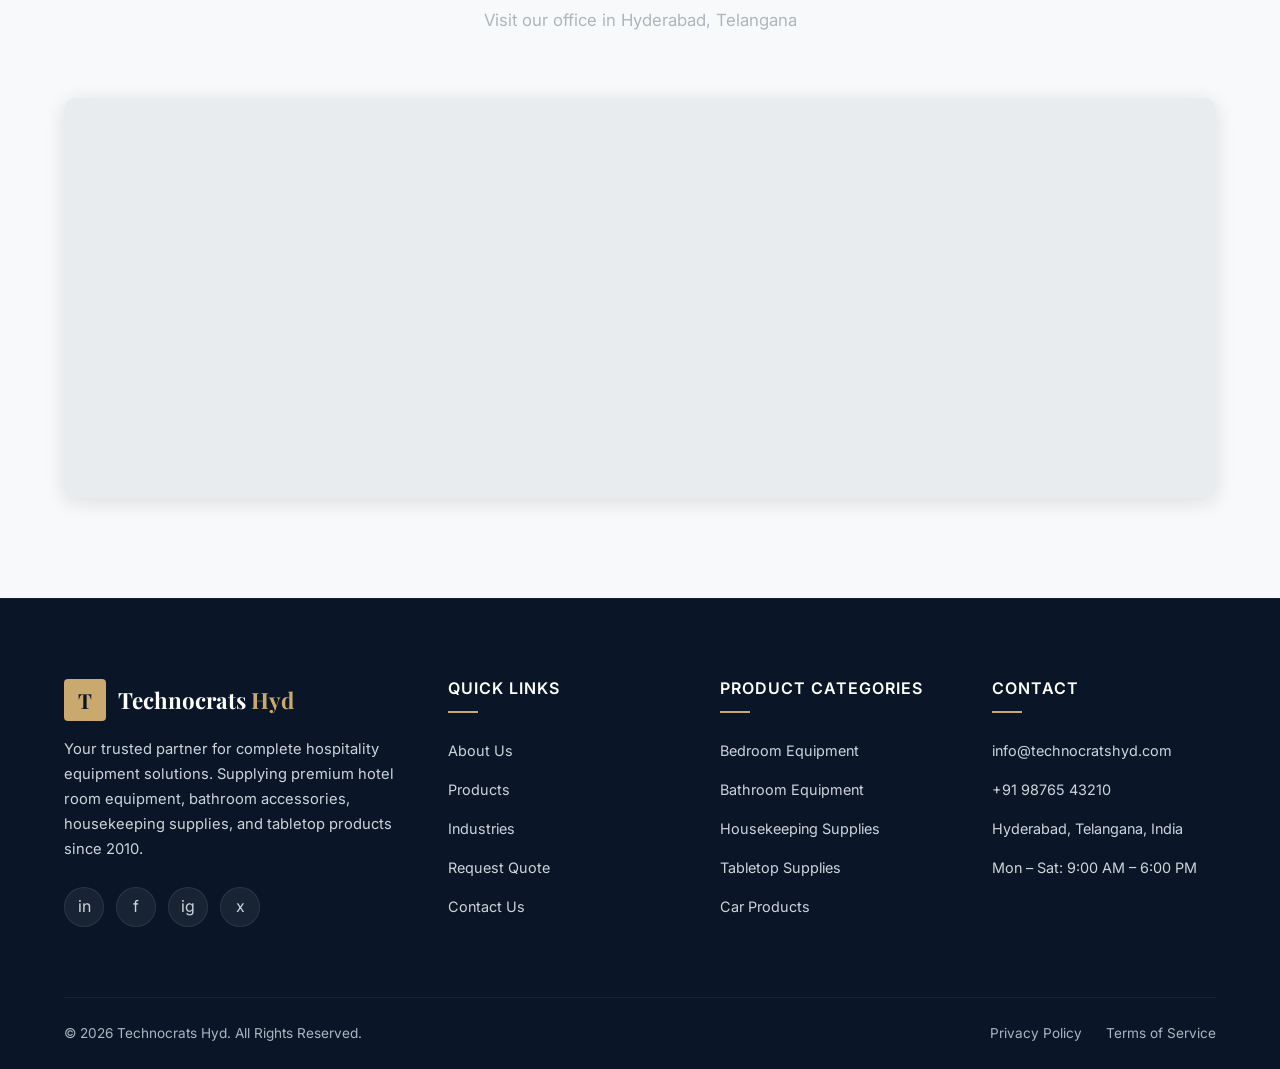
<file: contact.html>
<!DOCTYPE html>
<html lang="en">

<head>
  <meta charset="UTF-8">
  <meta name="viewport" content="width=device-width, initial-scale=1.0">
  <title>Contact Us – Technocrats Hyd</title>
  <meta name="description"
    content="Contact Technocrats Hyd for hospitality equipment inquiries, quotes, and support. Reach us by phone, email, or visit our office in Hyderabad.">
  <link rel="preconnect" href="https://fonts.googleapis.com">
  <link rel="preconnect" href="https://fonts.gstatic.com" crossorigin>
  <link
    href="https://fonts.googleapis.com/css2?family=Inter:wght@300;400;500;600;700&family=Playfair+Display:wght@400;500;600;700&display=swap"
    rel="stylesheet">
  <link rel="stylesheet" href="styles.css">
</head>

<body>

  <!-- NAVIGATION -->
  <nav class="navbar scrolled" id="navbar">
    <div class="nav-container">
      <a href="index.html" class="nav-logo">
        <div class="logo-icon">T</div>
        <div class="logo-text">Technocrats <span>Hyd</span></div>
      </a>
      <div class="nav-links" id="navLinks">
        <a href="index.html">Home</a>
        <a href="about.html">About</a>
        <a href="products.html">Products</a>
        <a href="industries.html">Industries</a>
        <a href="contact.html" class="active">Contact</a>
        <a href="quote.html" class="nav-cta">Get Quote</a>
      </div>
      <button class="hamburger" id="hamburger" aria-label="Toggle menu">
        <span></span><span></span><span></span>
      </button>
    </div>
  </nav>

  <!-- PAGE HEADER -->
  <section class="page-header">
    <div class="container">
      <div class="breadcrumb">
        <a href="index.html">Home</a>
        <span class="separator">/</span>
        <span class="current">Contact Us</span>
      </div>
      <h1>Contact Us</h1>
      <p>Get in touch with our team for product inquiries, project consultations, or partnership opportunities</p>
    </div>
  </section>

  <!-- CONTACT SECTION -->
  <section class="section">
    <div class="container">
      <div class="contact-grid">
        <!-- Contact Info -->
        <div class="fade-in-left">
          <h2 style="margin-bottom: 8px;">Get In Touch</h2>
          <p style="margin-bottom: 32px; color: var(--gray-500);">We'd love to hear from you. Reach out using any of the
            methods below, or fill out the contact form.</p>

          <div class="contact-info-card">
            <div class="contact-info-icon">📍</div>
            <div>
              <h4>Office Address</h4>
              <p>103, Pragati chambers, Basheerbagh, Hyderabad, Telangana<br>India - 500029</p>
            </div>
          </div>

          <div class="contact-info-card">
            <div class="contact-info-icon">📞</div>
            <div>
              <h4>Phone</h4>
              <p><a href="tel:+91 9849030480" style="color: var(--gray-500);">+91 98490 30480</a></p>
            </div>
          </div>

          <div class="contact-info-card">
            <div class="contact-info-icon">✉️</div>
            <div>
              <h4>Email</h4>
              <p><a href="mailto:info@technocratshyd.com" style="color: var(--gray-500);">info@technocratshyd.com</a>
              </p>
            </div>
          </div>

          <div class="contact-info-card">
            <div class="contact-info-icon">🕐</div>
            <div>
              <h4>Business Hours</h4>
              <p>Monday – Saturday<br>10:00 AM – 7:00 PM IST</p>
            </div>
          </div>

          <div class="contact-info-card" style="background: #e8f5e9; border: 1px solid #c8e6c9;">
            <div class="contact-info-icon" style="background: #25D366;">💬</div>
            <div>
              <h4>WhatsApp</h4>
              <p><a href="https://wa.me/919849030480" target="_blank" style="color: #25D366; font-weight: 600;">Chat
                  with us on WhatsApp</a></p>
            </div>
          </div>
        </div>

        <!-- Contact Form -->
        <div class="fade-in-right">
          <form id="contactForm"
            style="background: var(--gray-50); padding: 40px; border-radius: var(--radius-lg); border: 1px solid var(--gray-200);">
            <h3 style="margin-bottom: 24px;">Send Us a Message</h3>
            <div class="form-grid">
              <div class="form-group">
                <label for="contactName">Full Name *</label>
                <input type="text" id="contactName" name="name" placeholder="Your full name" required>
              </div>
              <div class="form-group">
                <label for="contactEmail">Email Address *</label>
                <input type="email" id="contactEmail" name="email" placeholder="you@company.com" required>
              </div>
              <div class="form-group">
                <label for="contactPhone">Phone Number</label>
                <input type="tel" id="contactPhone" name="phone" placeholder="+91 98765 43210">
              </div>
              <div class="form-group">
                <label for="contactSubject">Subject</label>
                <select id="contactSubject" name="subject">
                  <option value="">Select subject</option>
                  <option value="product-inquiry">Product Inquiry</option>
                  <option value="quote-request">Quote Request</option>
                  <option value="partnership">Partnership Opportunity</option>
                  <option value="support">Support / Service</option>
                  <option value="other">Other</option>
                </select>
              </div>
              <div class="form-group full-width">
                <label for="contactMessage">Message *</label>
                <textarea id="contactMessage" name="message" placeholder="How can we help you?" required></textarea>
              </div>
            </div>
            <button type="submit" class="btn btn-primary" style="width: 100%; padding: 16px;">Send Message</button>
          </form>
        </div>
      </div>
    </div>
  </section>

  <!-- MAP SECTION -->
  <section class="section section-light">
    <div class="container fade-in">
      <div class="section-header">
        <h2>Find Us</h2>
        <p>Visit our office in Hyderabad, Telangana</p>
      </div>
      <div
        style="border-radius: var(--radius-lg); overflow: hidden; box-shadow: var(--shadow-md); height: 400px; background: var(--gray-200); display: flex; align-items: center; justify-content: center;">
        <iframe
          src="https://www.google.com/maps/embed?pb=!1m18!1m12!1m3!1d1081.2444045898717!2d78.47633238899871!3d17.40218425602881!2m3!1f0!2f0!3f0!3m2!1i1024!2i768!4f13.1!3m3!1m2!1s0x3bcb99dfc06b0121%3A0x283fad9a257d9b69!2sPragati%20Chambers!5e0!3m2!1sen!2sin!4v1773467852754!5m2!1sen!2sin"
          width="1150" height="450" style="border:0;" allowfullscreen="" loading="lazy"
          referrerpolicy="no-referrer-when-downgrade">
          width="100%" height="100%" style="border:0;" allowfullscreen="" loading="lazy"
          referrerpolicy="no-referrer-when-downgrade" title="Technocrats Hyd Office Location">
        </iframe>
      </div>
    </div>
  </section>

  <!-- FOOTER -->
  <footer class="footer">
    <div class="container">
      <div class="footer-grid">
        <div class="footer-brand">
          <a href="index.html" class="nav-logo">
            <div class="logo-icon">T</div>
            <div class="logo-text">Technocrats <span>Hyd</span></div>
          </a>
          <p>Your trusted partner for complete hospitality equipment solutions. Supplying premium hotel room equipment,
            bathroom accessories, housekeeping supplies, and tabletop products since 2010.</p>
          <div class="footer-social">
            <a href="#" aria-label="LinkedIn">in</a>
            <a href="#" aria-label="Facebook">f</a>
            <a href="#" aria-label="Instagram">ig</a>
            <a href="#" aria-label="Twitter">x</a>
          </div>
        </div>
        <div class="footer-col">
          <h4>Quick Links</h4>
          <ul>
            <li><a href="about.html">About Us</a></li>
            <li><a href="products.html">Products</a></li>
            <li><a href="industries.html">Industries</a></li>
            <li><a href="quote.html">Request Quote</a></li>
            <li><a href="contact.html">Contact Us</a></li>
          </ul>
        </div>
        <div class="footer-col">
          <h4>Product Categories</h4>
          <ul>
            <li><a href="products.html#bedroom">Bedroom Equipment</a></li>
            <li><a href="products.html#bathroom">Bathroom Equipment</a></li>
            <li><a href="products.html#housekeeping">Housekeeping Supplies</a></li>
            <li><a href="products.html#tabletop">Tabletop Supplies</a></li>
            <li><a href="products.html#car">Car Products</a></li>
          </ul>
        </div>
        <div class="footer-col">
          <h4>Contact</h4>
          <ul>
            <li><a href="mailto:info@technocratshyd.com">info@technocratshyd.com</a></li>
            <li><a href="tel:+919876543210">+91 98765 43210</a></li>
            <li><a href="#">Hyderabad, Telangana, India</a></li>
            <li><a href="#">Mon – Sat: 9:00 AM – 6:00 PM</a></li>
          </ul>
        </div>
      </div>
      <div class="footer-bottom">
        <p>&copy; 2026 Technocrats Hyd. All Rights Reserved.</p>
        <div class="footer-bottom-links">
          <a href="#">Privacy Policy</a>
          <a href="#">Terms of Service</a>
        </div>
      </div>
    </div>
  </footer>

  <!-- WHATSAPP BUTTON -->
  <a href="https://wa.me/919876543210?text=Hi%2C%20I%27m%20interested%20in%20your%20hospitality%20equipment."
    target="_blank" class="whatsapp-btn" aria-label="Contact on WhatsApp">
    <svg viewBox="0 0 24 24">
      <path
        d="M17.472 14.382c-.297-.149-1.758-.867-2.03-.967-.273-.099-.471-.148-.67.15-.197.297-.767.966-.94 1.164-.173.199-.347.223-.644.075-.297-.15-1.255-.463-2.39-1.475-.883-.788-1.48-1.761-1.653-2.059-.173-.297-.018-.458.13-.606.134-.133.298-.347.446-.52.149-.174.198-.298.298-.497.099-.198.05-.371-.025-.52-.075-.149-.669-1.612-.916-2.207-.242-.579-.487-.5-.669-.51-.173-.008-.371-.01-.57-.01-.198 0-.52.074-.792.372-.272.297-1.04 1.016-1.04 2.479 0 1.462 1.065 2.875 1.213 3.074.149.198 2.096 3.2 5.077 4.487.709.306 1.262.489 1.694.625.712.227 1.36.195 1.871.118.571-.085 1.758-.719 2.006-1.413.248-.694.248-1.289.173-1.413-.074-.124-.272-.198-.57-.347m-5.421 7.403h-.004a9.87 9.87 0 01-5.031-1.378l-.361-.214-3.741.982.998-3.648-.235-.374a9.86 9.86 0 01-1.51-5.26c.001-5.45 4.436-9.884 9.888-9.884 2.64 0 5.122 1.03 6.988 2.898a9.825 9.825 0 012.893 6.994c-.003 5.45-4.437 9.884-9.885 9.884m8.413-18.297A11.815 11.815 0 0012.05 0C5.495 0 .16 5.335.157 11.892c0 2.096.547 4.142 1.588 5.945L.057 24l6.305-1.654a11.882 11.882 0 005.683 1.448h.005c6.554 0 11.89-5.335 11.893-11.893a11.821 11.821 0 00-3.48-8.413z" />
    </svg>
  </a>

  <script src="main.js"></script>
</body>

</html>
</file>
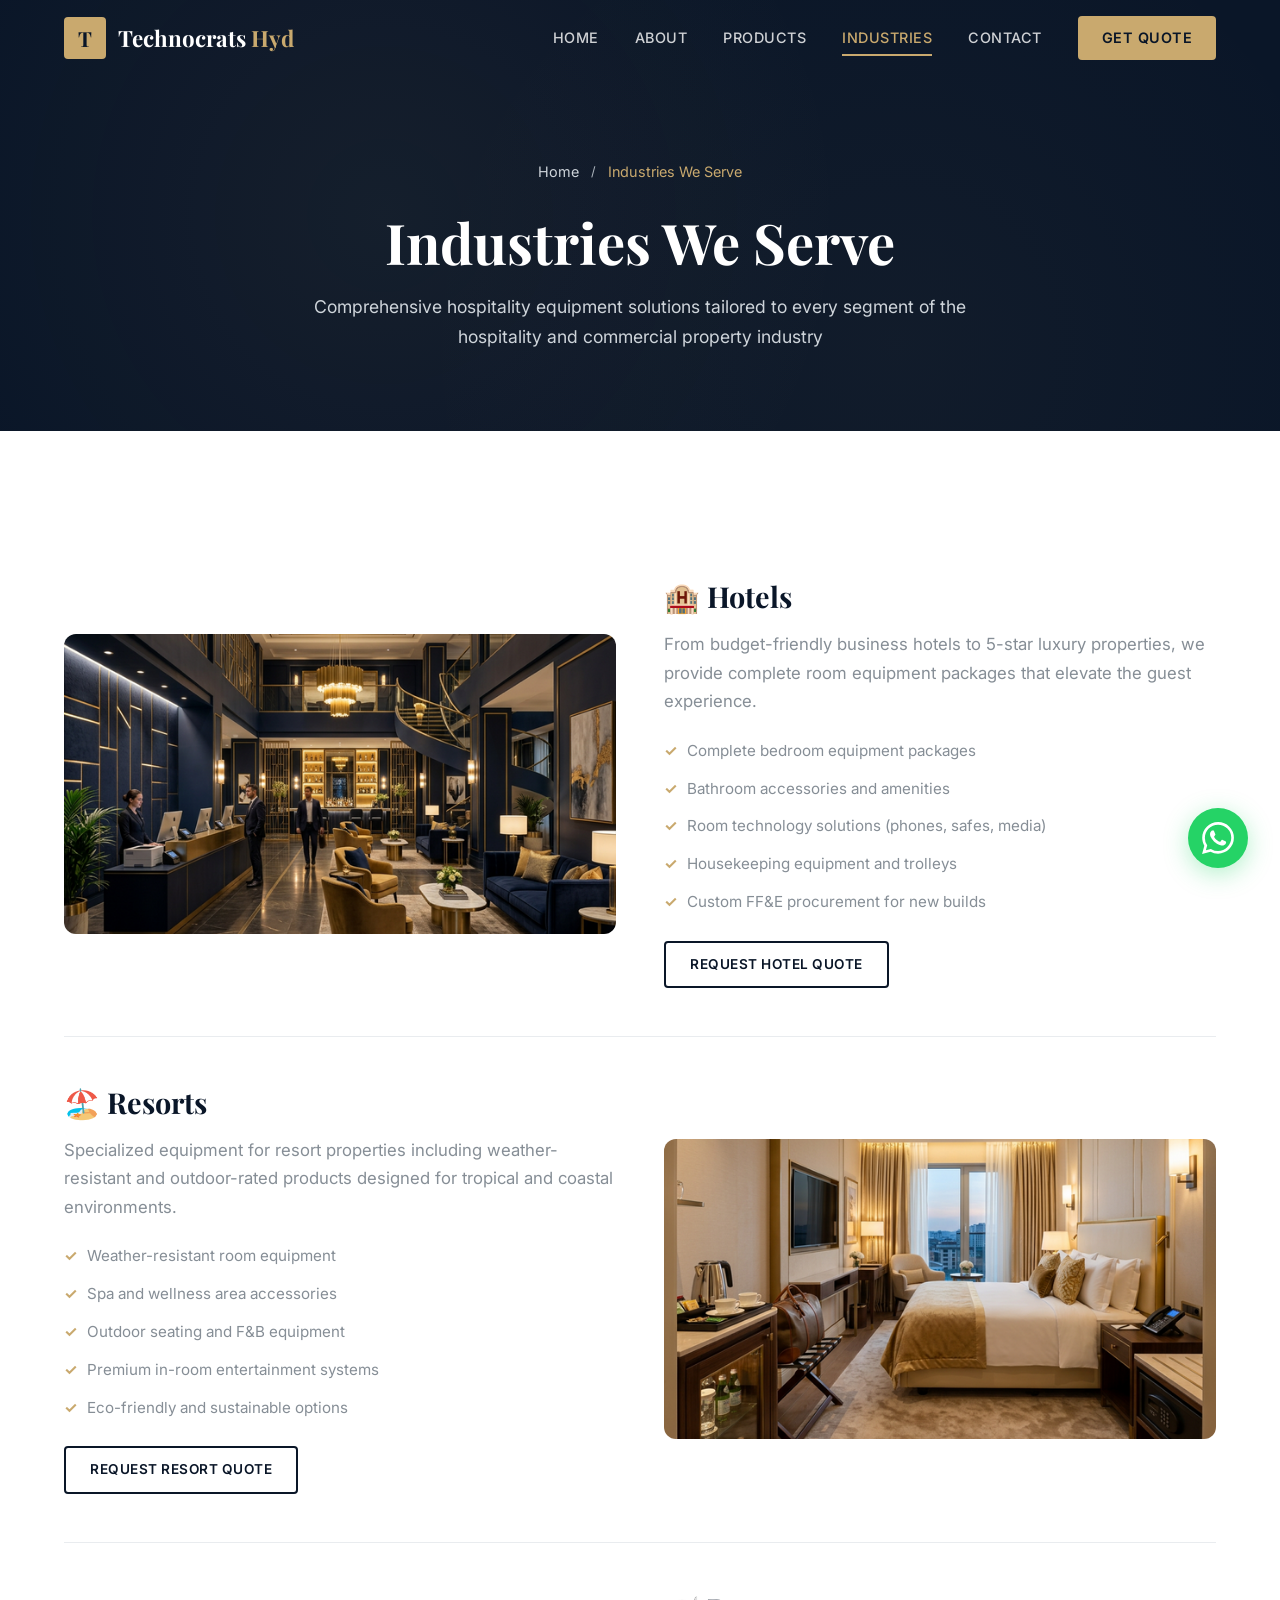
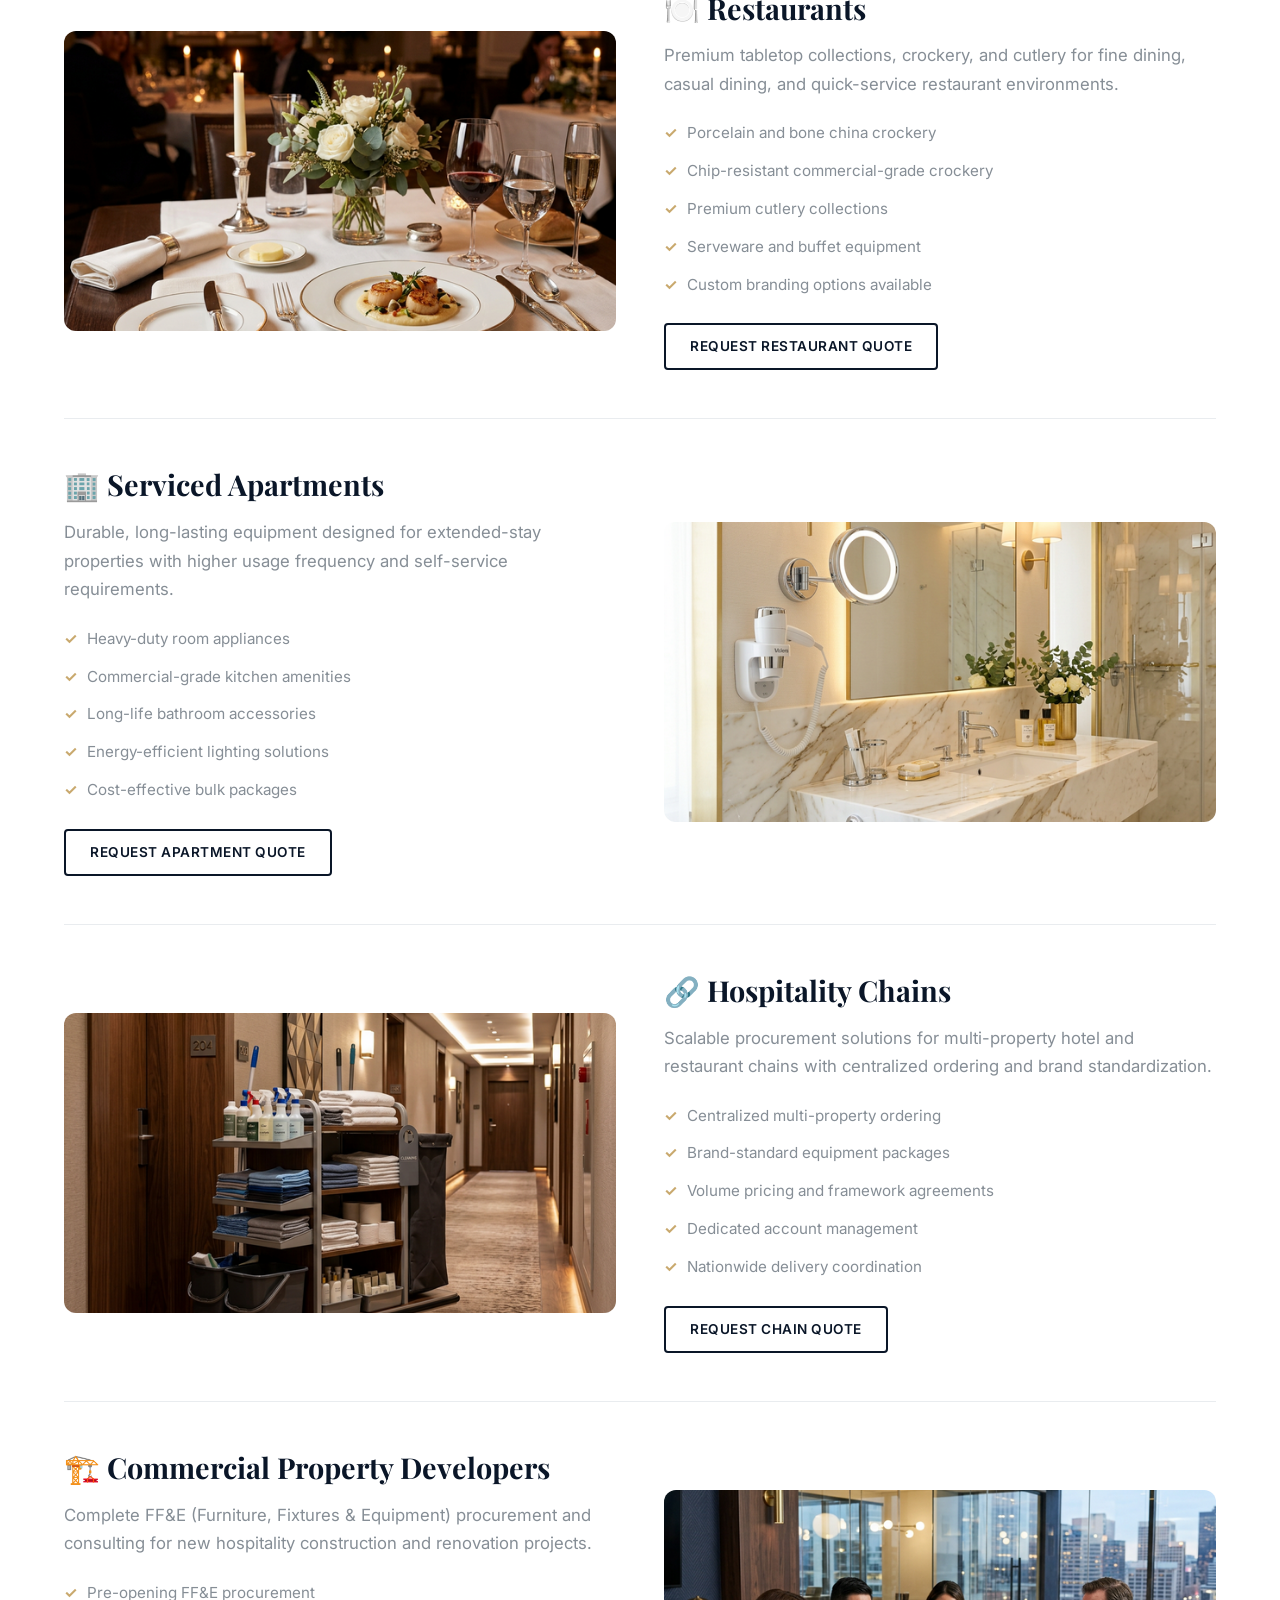
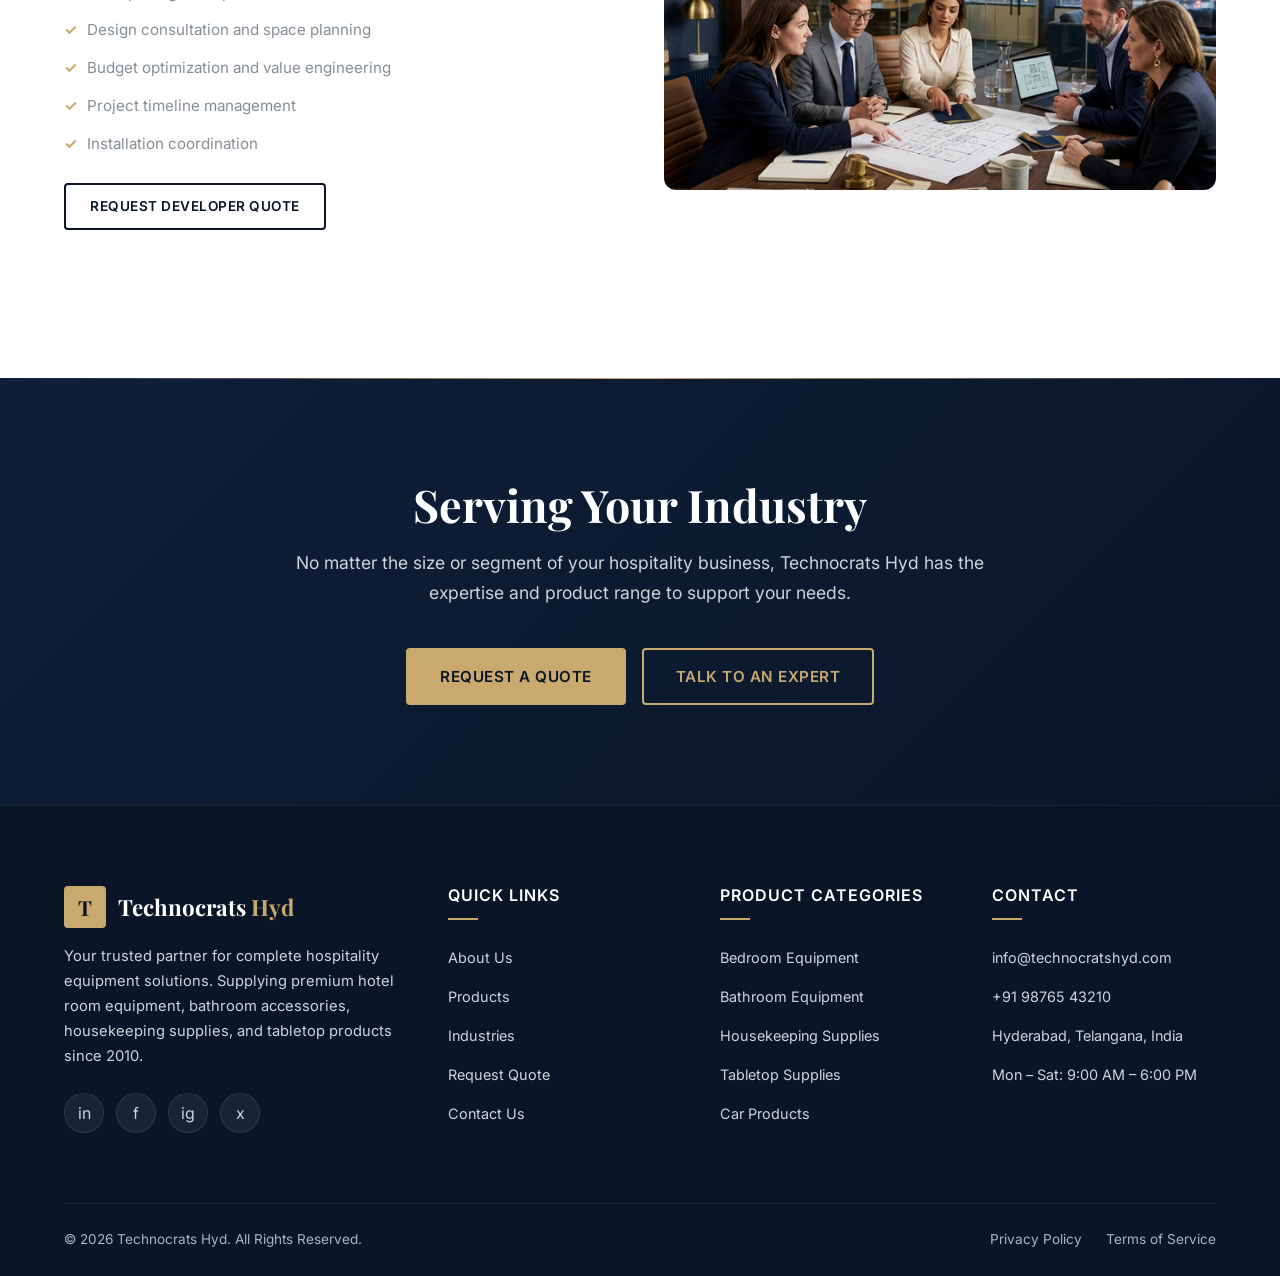
<file: industries.html>
<!DOCTYPE html>
<html lang="en">
<head>
  <meta charset="UTF-8">
  <meta name="viewport" content="width=device-width, initial-scale=1.0">
  <title>Industries We Serve – Technocrats Hyd</title>
  <meta name="description" content="Technocrats Hyd serves hotels, resorts, restaurants, serviced apartments, hospitality chains, and commercial property developers with premium equipment solutions.">
  <link rel="preconnect" href="https://fonts.googleapis.com">
  <link rel="preconnect" href="https://fonts.gstatic.com" crossorigin>
  <link href="https://fonts.googleapis.com/css2?family=Inter:wght@300;400;500;600;700&family=Playfair+Display:wght@400;500;600;700&display=swap" rel="stylesheet">
  <link rel="stylesheet" href="styles.css">
</head>
<body>

  <!-- NAVIGATION -->
  <nav class="navbar scrolled" id="navbar">
    <div class="nav-container">
      <a href="index.html" class="nav-logo">
        <div class="logo-icon">T</div>
        <div class="logo-text">Technocrats <span>Hyd</span></div>
      </a>
      <div class="nav-links" id="navLinks">
        <a href="index.html">Home</a>
        <a href="about.html">About</a>
        <a href="products.html">Products</a>
        <a href="industries.html" class="active">Industries</a>
        <a href="contact.html">Contact</a>
        <a href="quote.html" class="nav-cta">Get Quote</a>
      </div>
      <button class="hamburger" id="hamburger" aria-label="Toggle menu">
        <span></span><span></span><span></span>
      </button>
    </div>
  </nav>

  <!-- PAGE HEADER -->
  <section class="page-header">
    <div class="container">
      <div class="breadcrumb">
        <a href="index.html">Home</a>
        <span class="separator">/</span>
        <span class="current">Industries We Serve</span>
      </div>
      <h1>Industries We Serve</h1>
      <p>Comprehensive hospitality equipment solutions tailored to every segment of the hospitality and commercial property industry</p>
    </div>
  </section>

  <!-- INDUSTRIES DETAIL -->
  <section class="section">
    <div class="container">
      <div class="industry-detail-card fade-in">
        <div class="industry-detail-image">
          <img src="images/hero-banner.png" alt="Luxury hotel lobby">
        </div>
        <div class="industry-detail-content">
          <h3>🏨 Hotels</h3>
          <p>From budget-friendly business hotels to 5-star luxury properties, we provide complete room equipment packages that elevate the guest experience.</p>
          <ul>
            <li>Complete bedroom equipment packages</li>
            <li>Bathroom accessories and amenities</li>
            <li>Room technology solutions (phones, safes, media)</li>
            <li>Housekeeping equipment and trolleys</li>
            <li>Custom FF&E procurement for new builds</li>
          </ul>
          <a href="quote.html" class="btn btn-outline" style="padding: 10px 24px; font-size: 0.85rem;">Request Hotel Quote</a>
        </div>
      </div>

      <div class="industry-detail-card fade-in">
        <div class="industry-detail-image">
          <img src="images/bedroom-equipment.png" alt="Resort bedroom">
        </div>
        <div class="industry-detail-content">
          <h3>🏖️ Resorts</h3>
          <p>Specialized equipment for resort properties including weather-resistant and outdoor-rated products designed for tropical and coastal environments.</p>
          <ul>
            <li>Weather-resistant room equipment</li>
            <li>Spa and wellness area accessories</li>
            <li>Outdoor seating and F&B equipment</li>
            <li>Premium in-room entertainment systems</li>
            <li>Eco-friendly and sustainable options</li>
          </ul>
          <a href="quote.html" class="btn btn-outline" style="padding: 10px 24px; font-size: 0.85rem;">Request Resort Quote</a>
        </div>
      </div>

      <div class="industry-detail-card fade-in">
        <div class="industry-detail-image">
          <img src="images/tabletop-supplies.png" alt="Fine dining restaurant">
        </div>
        <div class="industry-detail-content">
          <h3>🍽️ Restaurants</h3>
          <p>Premium tabletop collections, crockery, and cutlery for fine dining, casual dining, and quick-service restaurant environments.</p>
          <ul>
            <li>Porcelain and bone china crockery</li>
            <li>Chip-resistant commercial-grade crockery</li>
            <li>Premium cutlery collections</li>
            <li>Serveware and buffet equipment</li>
            <li>Custom branding options available</li>
          </ul>
          <a href="quote.html" class="btn btn-outline" style="padding: 10px 24px; font-size: 0.85rem;">Request Restaurant Quote</a>
        </div>
      </div>

      <div class="industry-detail-card fade-in">
        <div class="industry-detail-image">
          <img src="images/bathroom-equipment.png" alt="Serviced apartment bathroom">
        </div>
        <div class="industry-detail-content">
          <h3>🏢 Serviced Apartments</h3>
          <p>Durable, long-lasting equipment designed for extended-stay properties with higher usage frequency and self-service requirements.</p>
          <ul>
            <li>Heavy-duty room appliances</li>
            <li>Commercial-grade kitchen amenities</li>
            <li>Long-life bathroom accessories</li>
            <li>Energy-efficient lighting solutions</li>
            <li>Cost-effective bulk packages</li>
          </ul>
          <a href="quote.html" class="btn btn-outline" style="padding: 10px 24px; font-size: 0.85rem;">Request Apartment Quote</a>
        </div>
      </div>

      <div class="industry-detail-card fade-in">
        <div class="industry-detail-image">
          <img src="images/housekeeping-supplies.png" alt="Hotel chain operations">
        </div>
        <div class="industry-detail-content">
          <h3>🔗 Hospitality Chains</h3>
          <p>Scalable procurement solutions for multi-property hotel and restaurant chains with centralized ordering and brand standardization.</p>
          <ul>
            <li>Centralized multi-property ordering</li>
            <li>Brand-standard equipment packages</li>
            <li>Volume pricing and framework agreements</li>
            <li>Dedicated account management</li>
            <li>Nationwide delivery coordination</li>
          </ul>
          <a href="quote.html" class="btn btn-outline" style="padding: 10px 24px; font-size: 0.85rem;">Request Chain Quote</a>
        </div>
      </div>

      <div class="industry-detail-card fade-in">
        <div class="industry-detail-image">
          <img src="images/about-section.png" alt="Property development meeting">
        </div>
        <div class="industry-detail-content">
          <h3>🏗️ Commercial Property Developers</h3>
          <p>Complete FF&E (Furniture, Fixtures & Equipment) procurement and consulting for new hospitality construction and renovation projects.</p>
          <ul>
            <li>Pre-opening FF&E procurement</li>
            <li>Design consultation and space planning</li>
            <li>Budget optimization and value engineering</li>
            <li>Project timeline management</li>
            <li>Installation coordination</li>
          </ul>
          <a href="quote.html" class="btn btn-outline" style="padding: 10px 24px; font-size: 0.85rem;">Request Developer Quote</a>
        </div>
      </div>
    </div>
  </section>

  <!-- CTA -->
  <section class="section cta-section">
    <div class="container fade-in">
      <h2>Serving Your Industry</h2>
      <p>No matter the size or segment of your hospitality business, Technocrats Hyd has the expertise and product range to support your needs.</p>
      <div class="cta-buttons">
        <a href="quote.html" class="btn btn-primary">Request a Quote</a>
        <a href="contact.html" class="btn btn-gold-outline">Talk to an Expert</a>
      </div>
    </div>
  </section>

  <!-- FOOTER -->
  <footer class="footer">
    <div class="container">
      <div class="footer-grid">
        <div class="footer-brand">
          <a href="index.html" class="nav-logo">
            <div class="logo-icon">T</div>
            <div class="logo-text">Technocrats <span>Hyd</span></div>
          </a>
          <p>Your trusted partner for complete hospitality equipment solutions. Supplying premium hotel room equipment, bathroom accessories, housekeeping supplies, and tabletop products since 2010.</p>
          <div class="footer-social">
            <a href="#" aria-label="LinkedIn">in</a>
            <a href="#" aria-label="Facebook">f</a>
            <a href="#" aria-label="Instagram">ig</a>
            <a href="#" aria-label="Twitter">x</a>
          </div>
        </div>
        <div class="footer-col">
          <h4>Quick Links</h4>
          <ul>
            <li><a href="about.html">About Us</a></li>
            <li><a href="products.html">Products</a></li>
            <li><a href="industries.html">Industries</a></li>
            <li><a href="quote.html">Request Quote</a></li>
            <li><a href="contact.html">Contact Us</a></li>
          </ul>
        </div>
        <div class="footer-col">
          <h4>Product Categories</h4>
          <ul>
            <li><a href="products.html#bedroom">Bedroom Equipment</a></li>
            <li><a href="products.html#bathroom">Bathroom Equipment</a></li>
            <li><a href="products.html#housekeeping">Housekeeping Supplies</a></li>
            <li><a href="products.html#tabletop">Tabletop Supplies</a></li>
            <li><a href="products.html#car">Car Products</a></li>
          </ul>
        </div>
        <div class="footer-col">
          <h4>Contact</h4>
          <ul>
            <li><a href="mailto:info@technocratshyd.com">info@technocratshyd.com</a></li>
            <li><a href="tel:+919876543210">+91 98765 43210</a></li>
            <li><a href="#">Hyderabad, Telangana, India</a></li>
            <li><a href="#">Mon – Sat: 9:00 AM – 6:00 PM</a></li>
          </ul>
        </div>
      </div>
      <div class="footer-bottom">
        <p>&copy; 2026 Technocrats Hyd. All Rights Reserved.</p>
        <div class="footer-bottom-links">
          <a href="#">Privacy Policy</a>
          <a href="#">Terms of Service</a>
        </div>
      </div>
    </div>
  </footer>

  <!-- WHATSAPP BUTTON -->
  <a href="https://wa.me/919876543210?text=Hi%2C%20I%27m%20interested%20in%20your%20hospitality%20equipment." target="_blank" class="whatsapp-btn" aria-label="Contact on WhatsApp">
    <svg viewBox="0 0 24 24"><path d="M17.472 14.382c-.297-.149-1.758-.867-2.03-.967-.273-.099-.471-.148-.67.15-.197.297-.767.966-.94 1.164-.173.199-.347.223-.644.075-.297-.15-1.255-.463-2.39-1.475-.883-.788-1.48-1.761-1.653-2.059-.173-.297-.018-.458.13-.606.134-.133.298-.347.446-.52.149-.174.198-.298.298-.497.099-.198.05-.371-.025-.52-.075-.149-.669-1.612-.916-2.207-.242-.579-.487-.5-.669-.51-.173-.008-.371-.01-.57-.01-.198 0-.52.074-.792.372-.272.297-1.04 1.016-1.04 2.479 0 1.462 1.065 2.875 1.213 3.074.149.198 2.096 3.2 5.077 4.487.709.306 1.262.489 1.694.625.712.227 1.36.195 1.871.118.571-.085 1.758-.719 2.006-1.413.248-.694.248-1.289.173-1.413-.074-.124-.272-.198-.57-.347m-5.421 7.403h-.004a9.87 9.87 0 01-5.031-1.378l-.361-.214-3.741.982.998-3.648-.235-.374a9.86 9.86 0 01-1.51-5.26c.001-5.45 4.436-9.884 9.888-9.884 2.64 0 5.122 1.03 6.988 2.898a9.825 9.825 0 012.893 6.994c-.003 5.45-4.437 9.884-9.885 9.884m8.413-18.297A11.815 11.815 0 0012.05 0C5.495 0 .16 5.335.157 11.892c0 2.096.547 4.142 1.588 5.945L.057 24l6.305-1.654a11.882 11.882 0 005.683 1.448h.005c6.554 0 11.89-5.335 11.893-11.893a11.821 11.821 0 00-3.48-8.413z"/></svg>
  </a>

  <script src="main.js"></script>
</body>
</html>
</file>
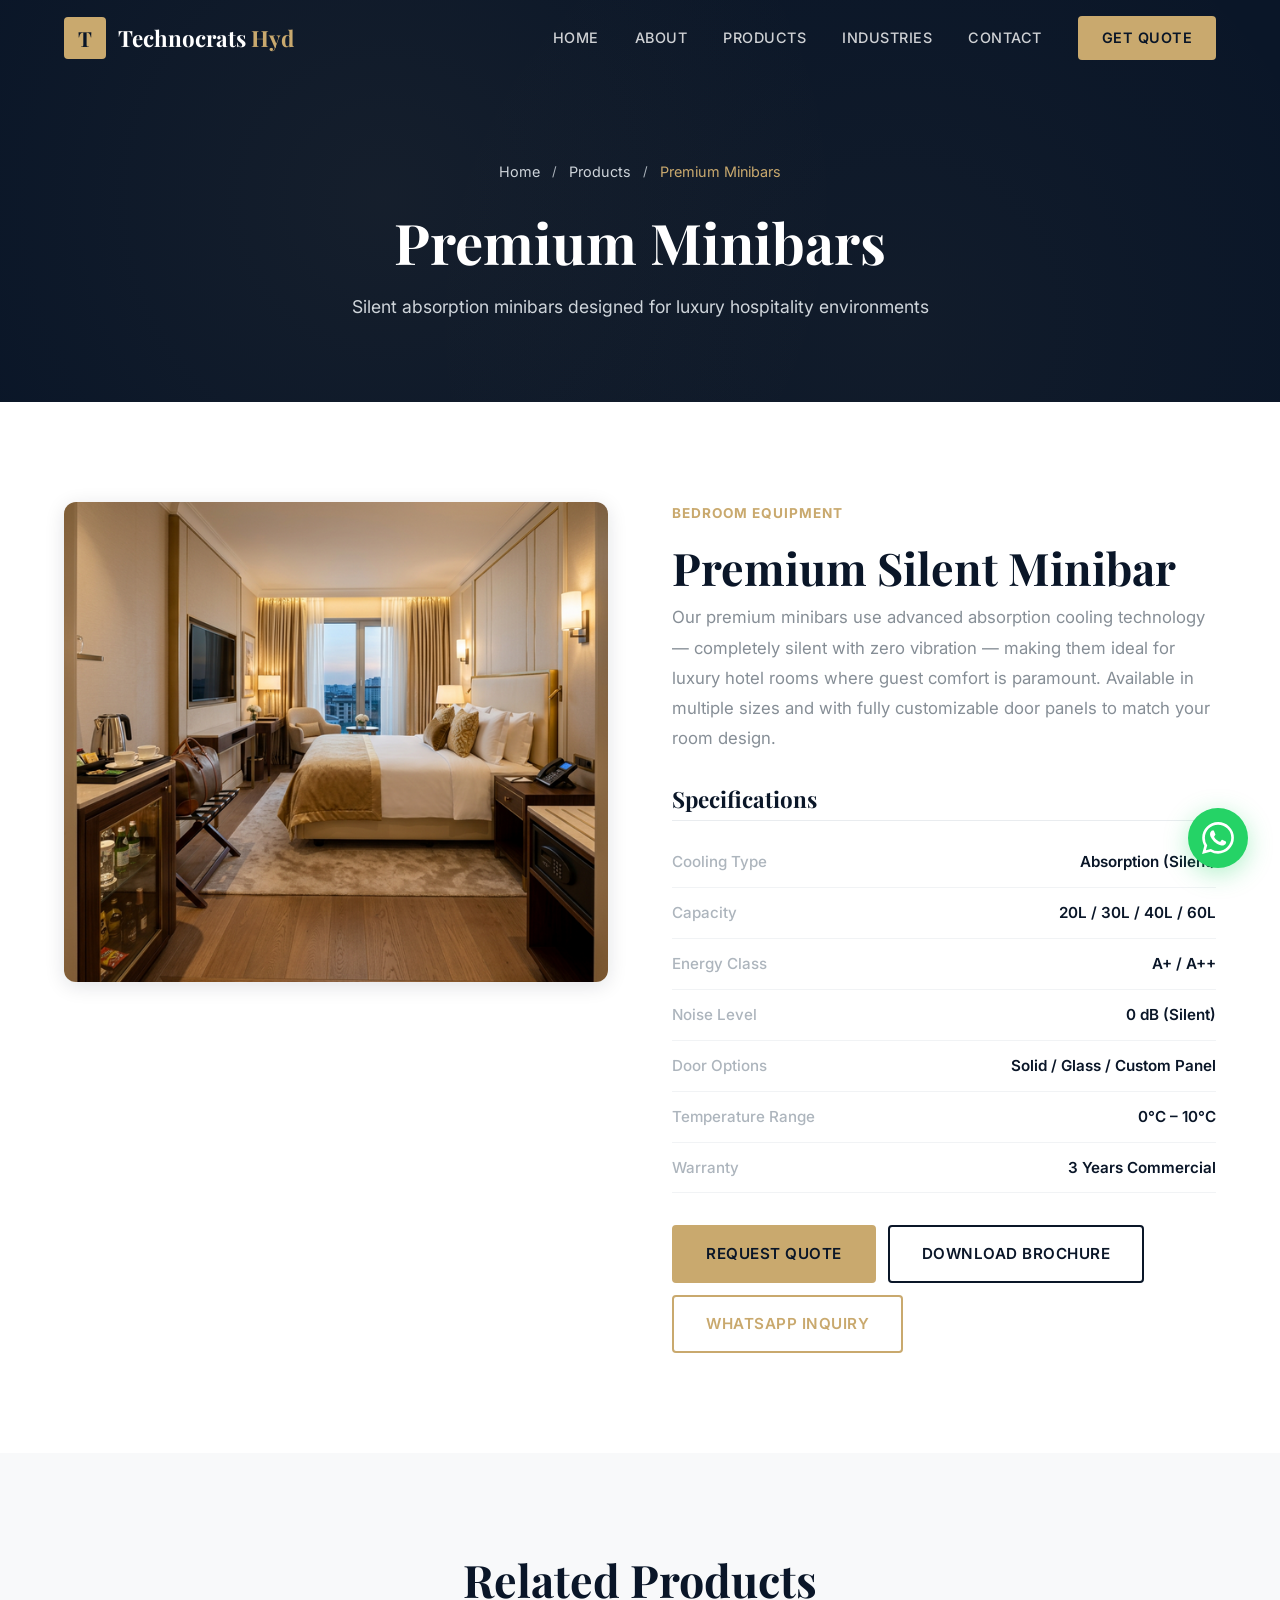
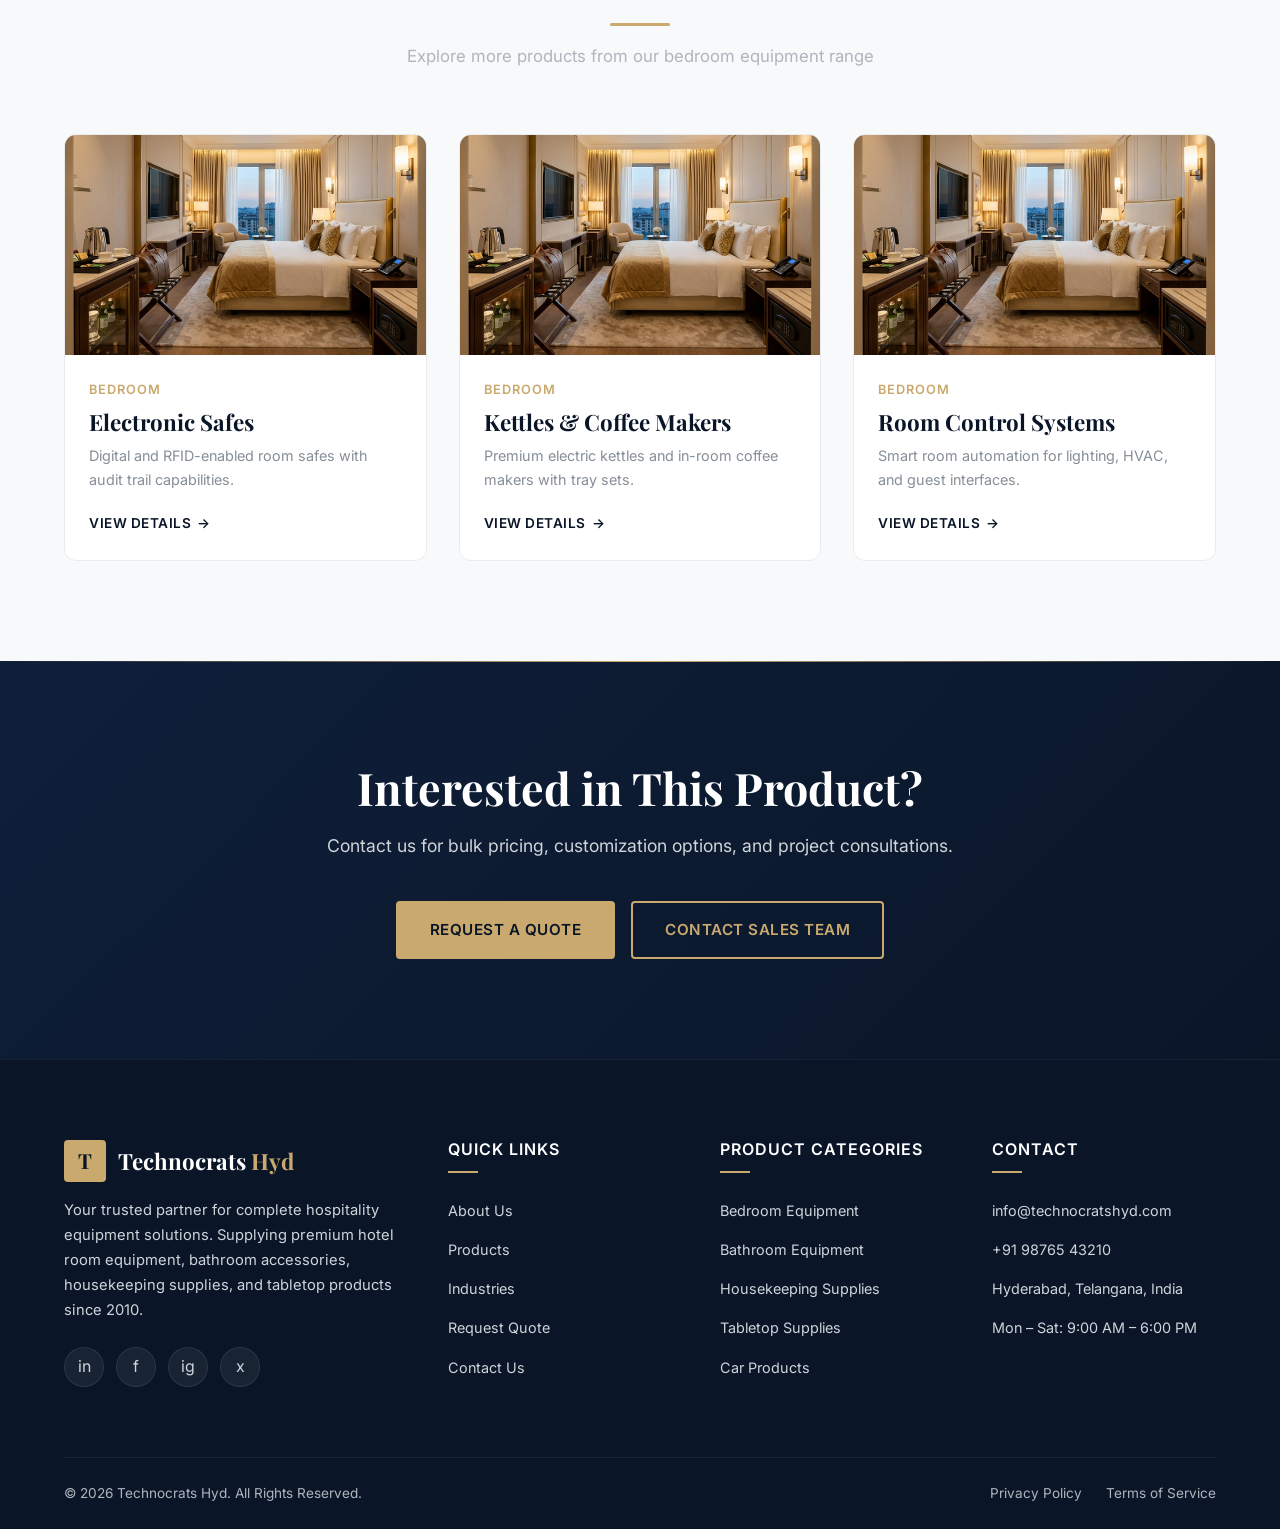
<file: product-detail.html>
<!DOCTYPE html>
<html lang="en">
<head>
  <meta charset="UTF-8">
  <meta name="viewport" content="width=device-width, initial-scale=1.0">
  <title>Premium Minibars – Technocrats Hyd</title>
  <meta name="description" content="Premium silent absorption minibars with customizable door panels, smart energy management, and capacities from 20L to 60L. Request a quote from Technocrats Hyd.">
  <link rel="preconnect" href="https://fonts.googleapis.com">
  <link rel="preconnect" href="https://fonts.gstatic.com" crossorigin>
  <link href="https://fonts.googleapis.com/css2?family=Inter:wght@300;400;500;600;700&family=Playfair+Display:wght@400;500;600;700&display=swap" rel="stylesheet">
  <link rel="stylesheet" href="styles.css">
</head>
<body>

  <!-- NAVIGATION -->
  <nav class="navbar scrolled" id="navbar">
    <div class="nav-container">
      <a href="index.html" class="nav-logo">
        <div class="logo-icon">T</div>
        <div class="logo-text">Technocrats <span>Hyd</span></div>
      </a>
      <div class="nav-links" id="navLinks">
        <a href="index.html">Home</a>
        <a href="about.html">About</a>
        <a href="products.html">Products</a>
        <a href="industries.html">Industries</a>
        <a href="contact.html">Contact</a>
        <a href="quote.html" class="nav-cta">Get Quote</a>
      </div>
      <button class="hamburger" id="hamburger" aria-label="Toggle menu">
        <span></span><span></span><span></span>
      </button>
    </div>
  </nav>

  <!-- PAGE HEADER -->
  <section class="page-header">
    <div class="container">
      <div class="breadcrumb">
        <a href="index.html">Home</a>
        <span class="separator">/</span>
        <a href="products.html">Products</a>
        <span class="separator">/</span>
        <span class="current">Premium Minibars</span>
      </div>
      <h1>Premium Minibars</h1>
      <p>Silent absorption minibars designed for luxury hospitality environments</p>
    </div>
  </section>

  <!-- PRODUCT DETAIL -->
  <section class="section">
    <div class="container">
      <div class="product-detail-grid">
        <div class="product-detail-image fade-in-left">
          <img src="images/bedroom-equipment.png" alt="Premium Hotel Minibar">
        </div>
        <div class="product-detail-info fade-in-right">
          <div class="product-category-label">Bedroom Equipment</div>
          <h2>Premium Silent Minibar</h2>
          <p>Our premium minibars use advanced absorption cooling technology — completely silent with zero vibration — making them ideal for luxury hotel rooms where guest comfort is paramount. Available in multiple sizes and with fully customizable door panels to match your room design.</p>

          <div class="product-specs">
            <h4>Specifications</h4>
            <div class="spec-row">
              <span class="spec-label">Cooling Type</span>
              <span class="spec-value">Absorption (Silent)</span>
            </div>
            <div class="spec-row">
              <span class="spec-label">Capacity</span>
              <span class="spec-value">20L / 30L / 40L / 60L</span>
            </div>
            <div class="spec-row">
              <span class="spec-label">Energy Class</span>
              <span class="spec-value">A+ / A++</span>
            </div>
            <div class="spec-row">
              <span class="spec-label">Noise Level</span>
              <span class="spec-value">0 dB (Silent)</span>
            </div>
            <div class="spec-row">
              <span class="spec-label">Door Options</span>
              <span class="spec-value">Solid / Glass / Custom Panel</span>
            </div>
            <div class="spec-row">
              <span class="spec-label">Temperature Range</span>
              <span class="spec-value">0°C – 10°C</span>
            </div>
            <div class="spec-row">
              <span class="spec-label">Warranty</span>
              <span class="spec-value">3 Years Commercial</span>
            </div>
          </div>

          <div class="product-actions">
            <a href="quote.html" class="btn btn-primary">Request Quote</a>
            <a href="#" class="btn btn-outline">Download Brochure</a>
            <a href="https://wa.me/919876543210?text=Hi%2C%20I%27m%20interested%20in%20your%20Premium%20Minibars." target="_blank" class="btn btn-gold-outline">WhatsApp Inquiry</a>
          </div>
        </div>
      </div>
    </div>
  </section>

  <!-- RELATED PRODUCTS -->
  <section class="section section-light">
    <div class="container">
      <div class="section-header fade-in">
        <h2>Related Products</h2>
        <p>Explore more products from our bedroom equipment range</p>
      </div>
      <div class="grid-3">
        <div class="product-card fade-in">
          <div class="product-card-image">
            <img src="images/bedroom-equipment.png" alt="Electronic Safe">
          </div>
          <div class="product-card-content">
            <div class="product-card-category">Bedroom</div>
            <h4>Electronic Safes</h4>
            <p>Digital and RFID-enabled room safes with audit trail capabilities.</p>
            <a href="product-detail.html" class="card-link">View Details <span class="arrow">→</span></a>
          </div>
        </div>
        <div class="product-card fade-in">
          <div class="product-card-image">
            <img src="images/bedroom-equipment.png" alt="Kettle and Coffee Maker">
          </div>
          <div class="product-card-content">
            <div class="product-card-category">Bedroom</div>
            <h4>Kettles & Coffee Makers</h4>
            <p>Premium electric kettles and in-room coffee makers with tray sets.</p>
            <a href="product-detail.html" class="card-link">View Details <span class="arrow">→</span></a>
          </div>
        </div>
        <div class="product-card fade-in">
          <div class="product-card-image">
            <img src="images/bedroom-equipment.png" alt="Room Control System">
          </div>
          <div class="product-card-content">
            <div class="product-card-category">Bedroom</div>
            <h4>Room Control Systems</h4>
            <p>Smart room automation for lighting, HVAC, and guest interfaces.</p>
            <a href="product-detail.html" class="card-link">View Details <span class="arrow">→</span></a>
          </div>
        </div>
      </div>
    </div>
  </section>

  <!-- CTA -->
  <section class="section cta-section">
    <div class="container fade-in">
      <h2>Interested in This Product?</h2>
      <p>Contact us for bulk pricing, customization options, and project consultations.</p>
      <div class="cta-buttons">
        <a href="quote.html" class="btn btn-primary">Request a Quote</a>
        <a href="contact.html" class="btn btn-gold-outline">Contact Sales Team</a>
      </div>
    </div>
  </section>

  <!-- FOOTER -->
  <footer class="footer">
    <div class="container">
      <div class="footer-grid">
        <div class="footer-brand">
          <a href="index.html" class="nav-logo">
            <div class="logo-icon">T</div>
            <div class="logo-text">Technocrats <span>Hyd</span></div>
          </a>
          <p>Your trusted partner for complete hospitality equipment solutions. Supplying premium hotel room equipment, bathroom accessories, housekeeping supplies, and tabletop products since 2010.</p>
          <div class="footer-social">
            <a href="#" aria-label="LinkedIn">in</a>
            <a href="#" aria-label="Facebook">f</a>
            <a href="#" aria-label="Instagram">ig</a>
            <a href="#" aria-label="Twitter">x</a>
          </div>
        </div>
        <div class="footer-col">
          <h4>Quick Links</h4>
          <ul>
            <li><a href="about.html">About Us</a></li>
            <li><a href="products.html">Products</a></li>
            <li><a href="industries.html">Industries</a></li>
            <li><a href="quote.html">Request Quote</a></li>
            <li><a href="contact.html">Contact Us</a></li>
          </ul>
        </div>
        <div class="footer-col">
          <h4>Product Categories</h4>
          <ul>
            <li><a href="products.html#bedroom">Bedroom Equipment</a></li>
            <li><a href="products.html#bathroom">Bathroom Equipment</a></li>
            <li><a href="products.html#housekeeping">Housekeeping Supplies</a></li>
            <li><a href="products.html#tabletop">Tabletop Supplies</a></li>
            <li><a href="products.html#car">Car Products</a></li>
          </ul>
        </div>
        <div class="footer-col">
          <h4>Contact</h4>
          <ul>
            <li><a href="mailto:info@technocratshyd.com">info@technocratshyd.com</a></li>
            <li><a href="tel:+919876543210">+91 98765 43210</a></li>
            <li><a href="#">Hyderabad, Telangana, India</a></li>
            <li><a href="#">Mon – Sat: 9:00 AM – 6:00 PM</a></li>
          </ul>
        </div>
      </div>
      <div class="footer-bottom">
        <p>&copy; 2026 Technocrats Hyd. All Rights Reserved.</p>
        <div class="footer-bottom-links">
          <a href="#">Privacy Policy</a>
          <a href="#">Terms of Service</a>
        </div>
      </div>
    </div>
  </footer>

  <!-- WHATSAPP BUTTON -->
  <a href="https://wa.me/919876543210?text=Hi%2C%20I%27m%20interested%20in%20your%20hospitality%20equipment." target="_blank" class="whatsapp-btn" aria-label="Contact on WhatsApp">
    <svg viewBox="0 0 24 24"><path d="M17.472 14.382c-.297-.149-1.758-.867-2.03-.967-.273-.099-.471-.148-.67.15-.197.297-.767.966-.94 1.164-.173.199-.347.223-.644.075-.297-.15-1.255-.463-2.39-1.475-.883-.788-1.48-1.761-1.653-2.059-.173-.297-.018-.458.13-.606.134-.133.298-.347.446-.52.149-.174.198-.298.298-.497.099-.198.05-.371-.025-.52-.075-.149-.669-1.612-.916-2.207-.242-.579-.487-.5-.669-.51-.173-.008-.371-.01-.57-.01-.198 0-.52.074-.792.372-.272.297-1.04 1.016-1.04 2.479 0 1.462 1.065 2.875 1.213 3.074.149.198 2.096 3.2 5.077 4.487.709.306 1.262.489 1.694.625.712.227 1.36.195 1.871.118.571-.085 1.758-.719 2.006-1.413.248-.694.248-1.289.173-1.413-.074-.124-.272-.198-.57-.347m-5.421 7.403h-.004a9.87 9.87 0 01-5.031-1.378l-.361-.214-3.741.982.998-3.648-.235-.374a9.86 9.86 0 01-1.51-5.26c.001-5.45 4.436-9.884 9.888-9.884 2.64 0 5.122 1.03 6.988 2.898a9.825 9.825 0 012.893 6.994c-.003 5.45-4.437 9.884-9.885 9.884m8.413-18.297A11.815 11.815 0 0012.05 0C5.495 0 .16 5.335.157 11.892c0 2.096.547 4.142 1.588 5.945L.057 24l6.305-1.654a11.882 11.882 0 005.683 1.448h.005c6.554 0 11.89-5.335 11.893-11.893a11.821 11.821 0 00-3.48-8.413z"/></svg>
  </a>

  <script src="main.js"></script>
</body>
</html>
</file>
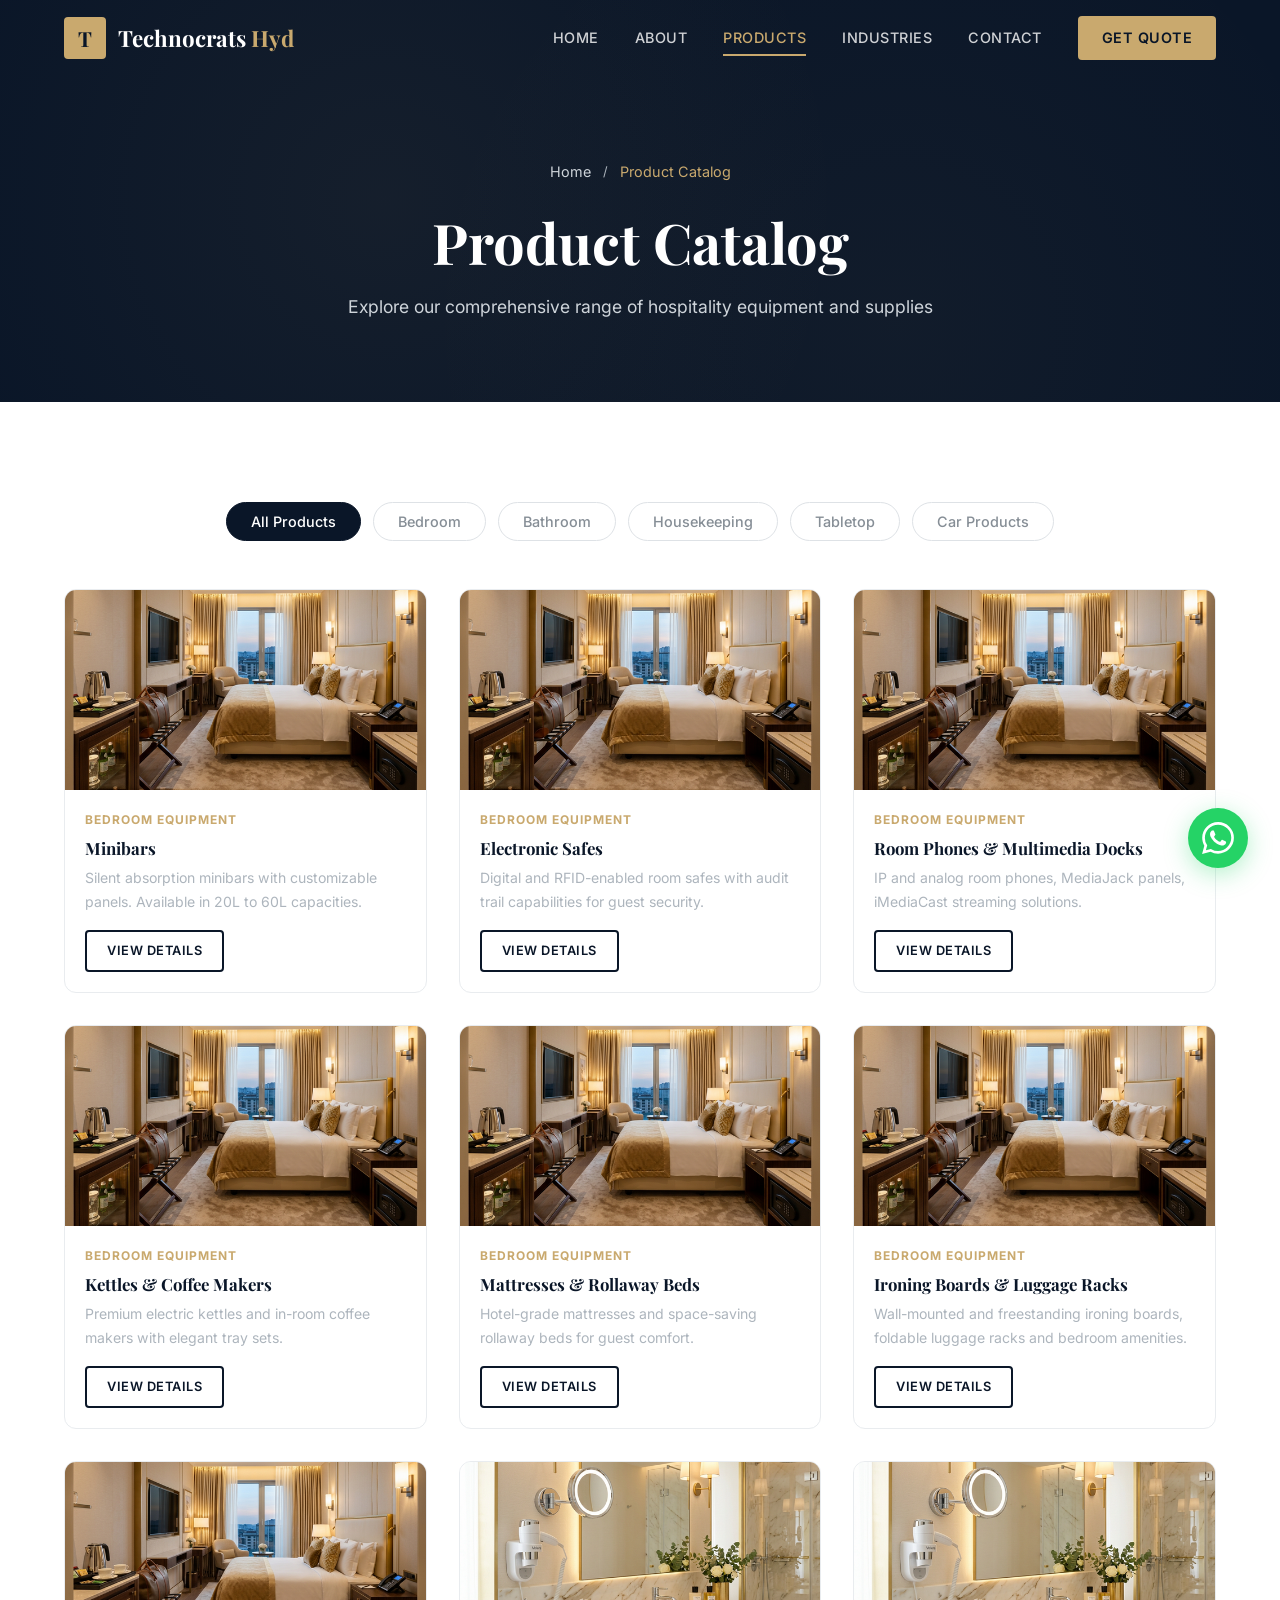
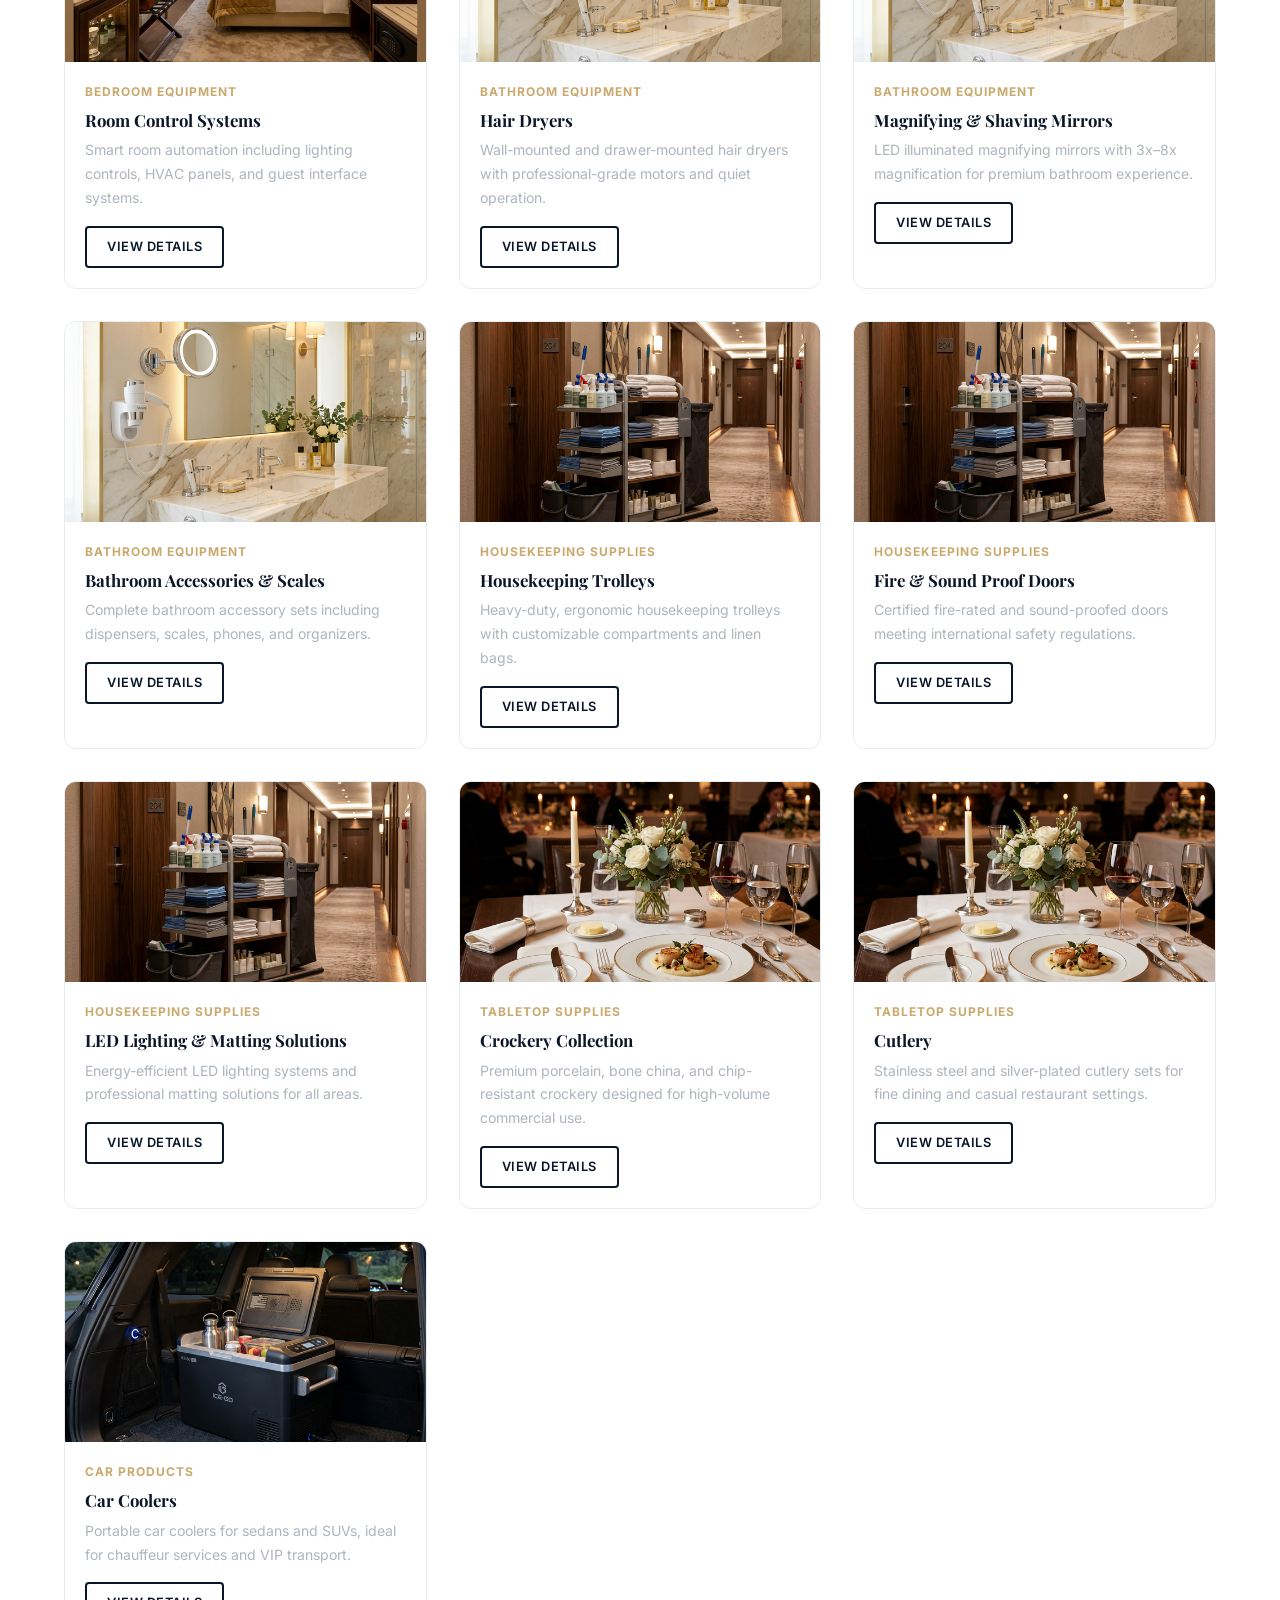
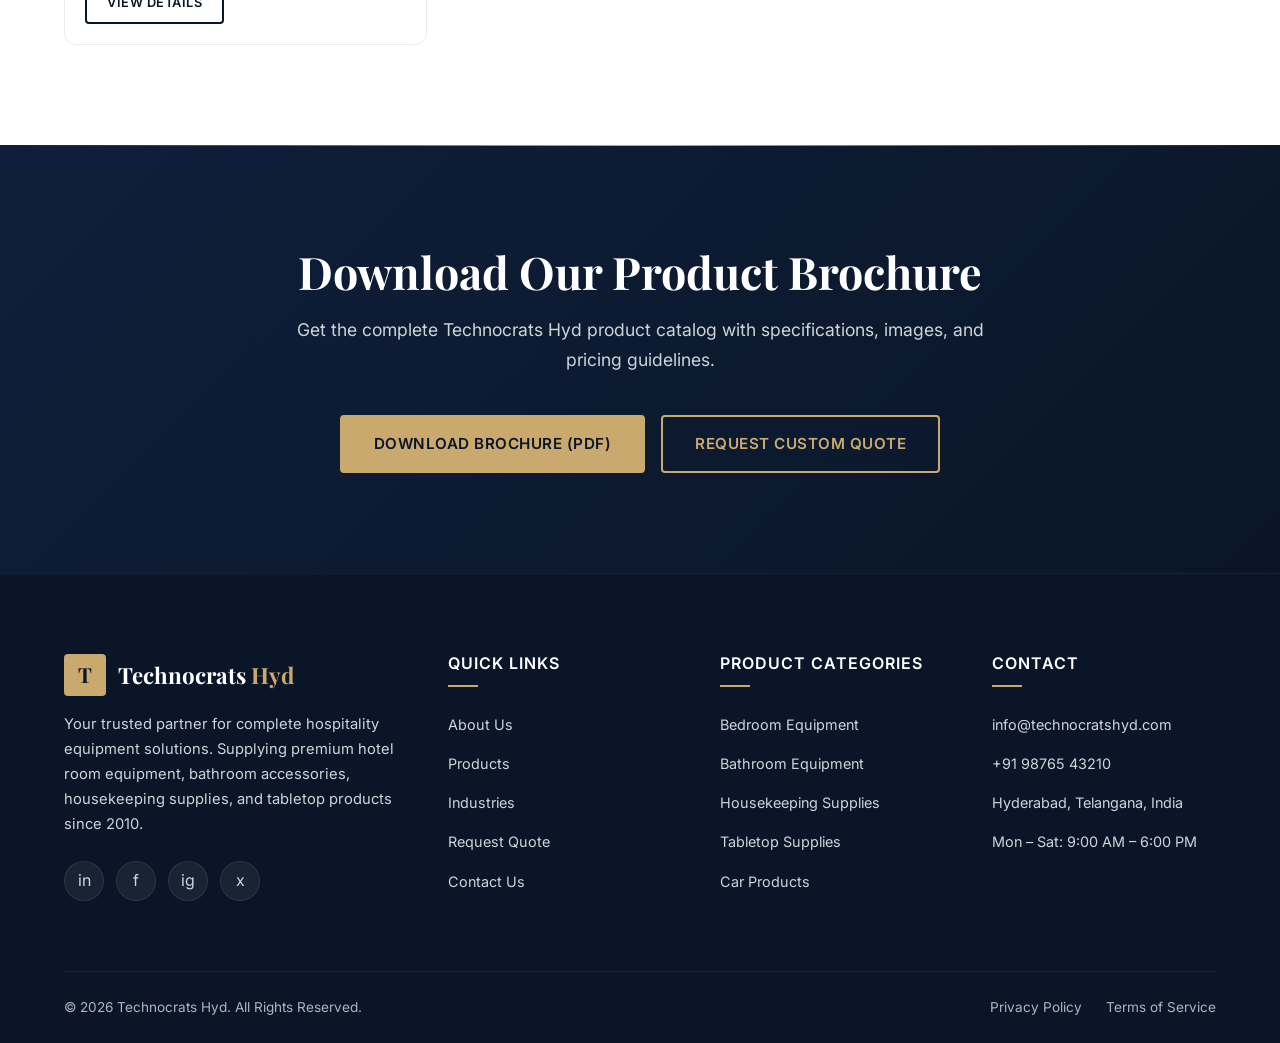
<file: products.html>
<!DOCTYPE html>
<html lang="en">
<head>
  <meta charset="UTF-8">
  <meta name="viewport" content="width=device-width, initial-scale=1.0">
  <title>Product Catalog – Technocrats Hyd | Hospitality Equipment</title>
  <meta name="description" content="Browse our complete catalog of hospitality equipment including bedroom equipment, bathroom accessories, housekeeping supplies, tabletop products, and car coolers.">
  <link rel="preconnect" href="https://fonts.googleapis.com">
  <link rel="preconnect" href="https://fonts.gstatic.com" crossorigin>
  <link href="https://fonts.googleapis.com/css2?family=Inter:wght@300;400;500;600;700&family=Playfair+Display:wght@400;500;600;700&display=swap" rel="stylesheet">
  <link rel="stylesheet" href="styles.css">
</head>
<body>

  <!-- NAVIGATION -->
  <nav class="navbar scrolled" id="navbar">
    <div class="nav-container">
      <a href="index.html" class="nav-logo">
        <div class="logo-icon">T</div>
        <div class="logo-text">Technocrats <span>Hyd</span></div>
      </a>
      <div class="nav-links" id="navLinks">
        <a href="index.html">Home</a>
        <a href="about.html">About</a>
        <a href="products.html" class="active">Products</a>
        <a href="industries.html">Industries</a>
        <a href="contact.html">Contact</a>
        <a href="quote.html" class="nav-cta">Get Quote</a>
      </div>
      <button class="hamburger" id="hamburger" aria-label="Toggle menu">
        <span></span><span></span><span></span>
      </button>
    </div>
  </nav>

  <!-- PAGE HEADER -->
  <section class="page-header">
    <div class="container">
      <div class="breadcrumb">
        <a href="index.html">Home</a>
        <span class="separator">/</span>
        <span class="current">Product Catalog</span>
      </div>
      <h1>Product Catalog</h1>
      <p>Explore our comprehensive range of hospitality equipment and supplies</p>
    </div>
  </section>

  <!-- PRODUCT CATALOG -->
  <section class="section">
    <div class="container">
      <!-- Filter Bar -->
      <div class="filter-bar fade-in">
        <button class="filter-btn active" data-filter="all">All Products</button>
        <button class="filter-btn" data-filter="bedroom">Bedroom</button>
        <button class="filter-btn" data-filter="bathroom">Bathroom</button>
        <button class="filter-btn" data-filter="housekeeping">Housekeeping</button>
        <button class="filter-btn" data-filter="tabletop">Tabletop</button>
        <button class="filter-btn" data-filter="car">Car Products</button>
      </div>

      <!-- Catalog Grid -->
      <div class="catalog-grid">
        <!-- BEDROOM PRODUCTS -->
        <div class="catalog-card fade-in" data-category="bedroom" id="bedroom">
          <div class="catalog-card-image">
            <img src="images/bedroom-equipment.png" alt="Premium Minibar">
          </div>
          <div class="catalog-card-content">
            <div class="catalog-card-category">Bedroom Equipment</div>
            <h4>Minibars</h4>
            <p>Silent absorption minibars with customizable panels. Available in 20L to 60L capacities.</p>
            <a href="product-detail.html" class="btn btn-outline" style="padding: 8px 20px; font-size: 0.8rem;">View Details</a>
          </div>
        </div>

        <div class="catalog-card fade-in" data-category="bedroom">
          <div class="catalog-card-image">
            <img src="images/bedroom-equipment.png" alt="Electronic Room Safe">
          </div>
          <div class="catalog-card-content">
            <div class="catalog-card-category">Bedroom Equipment</div>
            <h4>Electronic Safes</h4>
            <p>Digital and RFID-enabled room safes with audit trail capabilities for guest security.</p>
            <a href="product-detail.html" class="btn btn-outline" style="padding: 8px 20px; font-size: 0.8rem;">View Details</a>
          </div>
        </div>

        <div class="catalog-card fade-in" data-category="bedroom">
          <div class="catalog-card-image">
            <img src="images/bedroom-equipment.png" alt="Hotel Room Phone">
          </div>
          <div class="catalog-card-content">
            <div class="catalog-card-category">Bedroom Equipment</div>
            <h4>Room Phones & Multimedia Docks</h4>
            <p>IP and analog room phones, MediaJack panels, iMediaCast streaming solutions.</p>
            <a href="product-detail.html" class="btn btn-outline" style="padding: 8px 20px; font-size: 0.8rem;">View Details</a>
          </div>
        </div>

        <div class="catalog-card fade-in" data-category="bedroom">
          <div class="catalog-card-image">
            <img src="images/bedroom-equipment.png" alt="Kettle and Coffee Maker">
          </div>
          <div class="catalog-card-content">
            <div class="catalog-card-category">Bedroom Equipment</div>
            <h4>Kettles & Coffee Makers</h4>
            <p>Premium electric kettles and in-room coffee makers with elegant tray sets.</p>
            <a href="product-detail.html" class="btn btn-outline" style="padding: 8px 20px; font-size: 0.8rem;">View Details</a>
          </div>
        </div>

        <div class="catalog-card fade-in" data-category="bedroom">
          <div class="catalog-card-image">
            <img src="images/bedroom-equipment.png" alt="Mattress and Rollaway Bed">
          </div>
          <div class="catalog-card-content">
            <div class="catalog-card-category">Bedroom Equipment</div>
            <h4>Mattresses & Rollaway Beds</h4>
            <p>Hotel-grade mattresses and space-saving rollaway beds for guest comfort.</p>
            <a href="product-detail.html" class="btn btn-outline" style="padding: 8px 20px; font-size: 0.8rem;">View Details</a>
          </div>
        </div>

        <div class="catalog-card fade-in" data-category="bedroom">
          <div class="catalog-card-image">
            <img src="images/bedroom-equipment.png" alt="Ironing Board and Luggage Rack">
          </div>
          <div class="catalog-card-content">
            <div class="catalog-card-category">Bedroom Equipment</div>
            <h4>Ironing Boards & Luggage Racks</h4>
            <p>Wall-mounted and freestanding ironing boards, foldable luggage racks and bedroom amenities.</p>
            <a href="product-detail.html" class="btn btn-outline" style="padding: 8px 20px; font-size: 0.8rem;">View Details</a>
          </div>
        </div>

        <div class="catalog-card fade-in" data-category="bedroom">
          <div class="catalog-card-image">
            <img src="images/bedroom-equipment.png" alt="Room Control System">
          </div>
          <div class="catalog-card-content">
            <div class="catalog-card-category">Bedroom Equipment</div>
            <h4>Room Control Systems</h4>
            <p>Smart room automation including lighting controls, HVAC panels, and guest interface systems.</p>
            <a href="product-detail.html" class="btn btn-outline" style="padding: 8px 20px; font-size: 0.8rem;">View Details</a>
          </div>
        </div>

        <!-- BATHROOM PRODUCTS -->
        <div class="catalog-card fade-in" data-category="bathroom" id="bathroom">
          <div class="catalog-card-image">
            <img src="images/bathroom-equipment.png" alt="Wall Mounted Hair Dryer">
          </div>
          <div class="catalog-card-content">
            <div class="catalog-card-category">Bathroom Equipment</div>
            <h4>Hair Dryers</h4>
            <p>Wall-mounted and drawer-mounted hair dryers with professional-grade motors and quiet operation.</p>
            <a href="product-detail.html" class="btn btn-outline" style="padding: 8px 20px; font-size: 0.8rem;">View Details</a>
          </div>
        </div>

        <div class="catalog-card fade-in" data-category="bathroom">
          <div class="catalog-card-image">
            <img src="images/bathroom-equipment.png" alt="Magnifying Mirror">
          </div>
          <div class="catalog-card-content">
            <div class="catalog-card-category">Bathroom Equipment</div>
            <h4>Magnifying & Shaving Mirrors</h4>
            <p>LED illuminated magnifying mirrors with 3x–8x magnification for premium bathroom experience.</p>
            <a href="product-detail.html" class="btn btn-outline" style="padding: 8px 20px; font-size: 0.8rem;">View Details</a>
          </div>
        </div>

        <div class="catalog-card fade-in" data-category="bathroom">
          <div class="catalog-card-image">
            <img src="images/bathroom-equipment.png" alt="Bathroom Accessories">
          </div>
          <div class="catalog-card-content">
            <div class="catalog-card-category">Bathroom Equipment</div>
            <h4>Bathroom Accessories & Scales</h4>
            <p>Complete bathroom accessory sets including dispensers, scales, phones, and organizers.</p>
            <a href="product-detail.html" class="btn btn-outline" style="padding: 8px 20px; font-size: 0.8rem;">View Details</a>
          </div>
        </div>

        <!-- HOUSEKEEPING PRODUCTS -->
        <div class="catalog-card fade-in" data-category="housekeeping" id="housekeeping">
          <div class="catalog-card-image">
            <img src="images/housekeeping-supplies.png" alt="Housekeeping Trolley">
          </div>
          <div class="catalog-card-content">
            <div class="catalog-card-category">Housekeeping Supplies</div>
            <h4>Housekeeping Trolleys</h4>
            <p>Heavy-duty, ergonomic housekeeping trolleys with customizable compartments and linen bags.</p>
            <a href="product-detail.html" class="btn btn-outline" style="padding: 8px 20px; font-size: 0.8rem;">View Details</a>
          </div>
        </div>

        <div class="catalog-card fade-in" data-category="housekeeping">
          <div class="catalog-card-image">
            <img src="images/housekeeping-supplies.png" alt="Fire Proof Door">
          </div>
          <div class="catalog-card-content">
            <div class="catalog-card-category">Housekeeping Supplies</div>
            <h4>Fire & Sound Proof Doors</h4>
            <p>Certified fire-rated and sound-proofed doors meeting international safety regulations.</p>
            <a href="product-detail.html" class="btn btn-outline" style="padding: 8px 20px; font-size: 0.8rem;">View Details</a>
          </div>
        </div>

        <div class="catalog-card fade-in" data-category="housekeeping">
          <div class="catalog-card-image">
            <img src="images/housekeeping-supplies.png" alt="LED Lighting">
          </div>
          <div class="catalog-card-content">
            <div class="catalog-card-category">Housekeeping Supplies</div>
            <h4>LED Lighting & Matting Solutions</h4>
            <p>Energy-efficient LED lighting systems and professional matting solutions for all areas.</p>
            <a href="product-detail.html" class="btn btn-outline" style="padding: 8px 20px; font-size: 0.8rem;">View Details</a>
          </div>
        </div>

        <!-- TABLETOP PRODUCTS -->
        <div class="catalog-card fade-in" data-category="tabletop" id="tabletop">
          <div class="catalog-card-image">
            <img src="images/tabletop-supplies.png" alt="Porcelain Crockery">
          </div>
          <div class="catalog-card-content">
            <div class="catalog-card-category">Tabletop Supplies</div>
            <h4>Crockery Collection</h4>
            <p>Premium porcelain, bone china, and chip-resistant crockery designed for high-volume commercial use.</p>
            <a href="product-detail.html" class="btn btn-outline" style="padding: 8px 20px; font-size: 0.8rem;">View Details</a>
          </div>
        </div>

        <div class="catalog-card fade-in" data-category="tabletop">
          <div class="catalog-card-image">
            <img src="images/tabletop-supplies.png" alt="Premium Cutlery">
          </div>
          <div class="catalog-card-content">
            <div class="catalog-card-category">Tabletop Supplies</div>
            <h4>Cutlery</h4>
            <p>Stainless steel and silver-plated cutlery sets for fine dining and casual restaurant settings.</p>
            <a href="product-detail.html" class="btn btn-outline" style="padding: 8px 20px; font-size: 0.8rem;">View Details</a>
          </div>
        </div>

        <!-- CAR PRODUCTS -->
        <div class="catalog-card fade-in" data-category="car" id="car">
          <div class="catalog-card-image">
            <img src="images/car-products.png" alt="Car Cooler">
          </div>
          <div class="catalog-card-content">
            <div class="catalog-card-category">Car Products</div>
            <h4>Car Coolers</h4>
            <p>Portable car coolers for sedans and SUVs, ideal for chauffeur services and VIP transport.</p>
            <a href="product-detail.html" class="btn btn-outline" style="padding: 8px 20px; font-size: 0.8rem;">View Details</a>
          </div>
        </div>
      </div>
    </div>
  </section>

  <!-- BROCHURE CTA -->
  <section class="section cta-section">
    <div class="container fade-in">
      <h2>Download Our Product Brochure</h2>
      <p>Get the complete Technocrats Hyd product catalog with specifications, images, and pricing guidelines.</p>
      <div class="cta-buttons">
        <a href="#" class="btn btn-primary">Download Brochure (PDF)</a>
        <a href="quote.html" class="btn btn-gold-outline">Request Custom Quote</a>
      </div>
    </div>
  </section>

  <!-- FOOTER -->
  <footer class="footer">
    <div class="container">
      <div class="footer-grid">
        <div class="footer-brand">
          <a href="index.html" class="nav-logo">
            <div class="logo-icon">T</div>
            <div class="logo-text">Technocrats <span>Hyd</span></div>
          </a>
          <p>Your trusted partner for complete hospitality equipment solutions. Supplying premium hotel room equipment, bathroom accessories, housekeeping supplies, and tabletop products since 2010.</p>
          <div class="footer-social">
            <a href="#" aria-label="LinkedIn">in</a>
            <a href="#" aria-label="Facebook">f</a>
            <a href="#" aria-label="Instagram">ig</a>
            <a href="#" aria-label="Twitter">x</a>
          </div>
        </div>
        <div class="footer-col">
          <h4>Quick Links</h4>
          <ul>
            <li><a href="about.html">About Us</a></li>
            <li><a href="products.html">Products</a></li>
            <li><a href="industries.html">Industries</a></li>
            <li><a href="quote.html">Request Quote</a></li>
            <li><a href="contact.html">Contact Us</a></li>
          </ul>
        </div>
        <div class="footer-col">
          <h4>Product Categories</h4>
          <ul>
            <li><a href="products.html#bedroom">Bedroom Equipment</a></li>
            <li><a href="products.html#bathroom">Bathroom Equipment</a></li>
            <li><a href="products.html#housekeeping">Housekeeping Supplies</a></li>
            <li><a href="products.html#tabletop">Tabletop Supplies</a></li>
            <li><a href="products.html#car">Car Products</a></li>
          </ul>
        </div>
        <div class="footer-col">
          <h4>Contact</h4>
          <ul>
            <li><a href="mailto:info@technocratshyd.com">info@technocratshyd.com</a></li>
            <li><a href="tel:+919876543210">+91 98765 43210</a></li>
            <li><a href="#">Hyderabad, Telangana, India</a></li>
            <li><a href="#">Mon – Sat: 9:00 AM – 6:00 PM</a></li>
          </ul>
        </div>
      </div>
      <div class="footer-bottom">
        <p>&copy; 2026 Technocrats Hyd. All Rights Reserved.</p>
        <div class="footer-bottom-links">
          <a href="#">Privacy Policy</a>
          <a href="#">Terms of Service</a>
        </div>
      </div>
    </div>
  </footer>

  <!-- WHATSAPP BUTTON -->
  <a href="https://wa.me/919876543210?text=Hi%2C%20I%27m%20interested%20in%20your%20hospitality%20equipment." target="_blank" class="whatsapp-btn" aria-label="Contact on WhatsApp">
    <svg viewBox="0 0 24 24"><path d="M17.472 14.382c-.297-.149-1.758-.867-2.03-.967-.273-.099-.471-.148-.67.15-.197.297-.767.966-.94 1.164-.173.199-.347.223-.644.075-.297-.15-1.255-.463-2.39-1.475-.883-.788-1.48-1.761-1.653-2.059-.173-.297-.018-.458.13-.606.134-.133.298-.347.446-.52.149-.174.198-.298.298-.497.099-.198.05-.371-.025-.52-.075-.149-.669-1.612-.916-2.207-.242-.579-.487-.5-.669-.51-.173-.008-.371-.01-.57-.01-.198 0-.52.074-.792.372-.272.297-1.04 1.016-1.04 2.479 0 1.462 1.065 2.875 1.213 3.074.149.198 2.096 3.2 5.077 4.487.709.306 1.262.489 1.694.625.712.227 1.36.195 1.871.118.571-.085 1.758-.719 2.006-1.413.248-.694.248-1.289.173-1.413-.074-.124-.272-.198-.57-.347m-5.421 7.403h-.004a9.87 9.87 0 01-5.031-1.378l-.361-.214-3.741.982.998-3.648-.235-.374a9.86 9.86 0 01-1.51-5.26c.001-5.45 4.436-9.884 9.888-9.884 2.64 0 5.122 1.03 6.988 2.898a9.825 9.825 0 012.893 6.994c-.003 5.45-4.437 9.884-9.885 9.884m8.413-18.297A11.815 11.815 0 0012.05 0C5.495 0 .16 5.335.157 11.892c0 2.096.547 4.142 1.588 5.945L.057 24l6.305-1.654a11.882 11.882 0 005.683 1.448h.005c6.554 0 11.89-5.335 11.893-11.893a11.821 11.821 0 00-3.48-8.413z"/></svg>
  </a>

  <script src="main.js"></script>
</body>
</html>
</file>
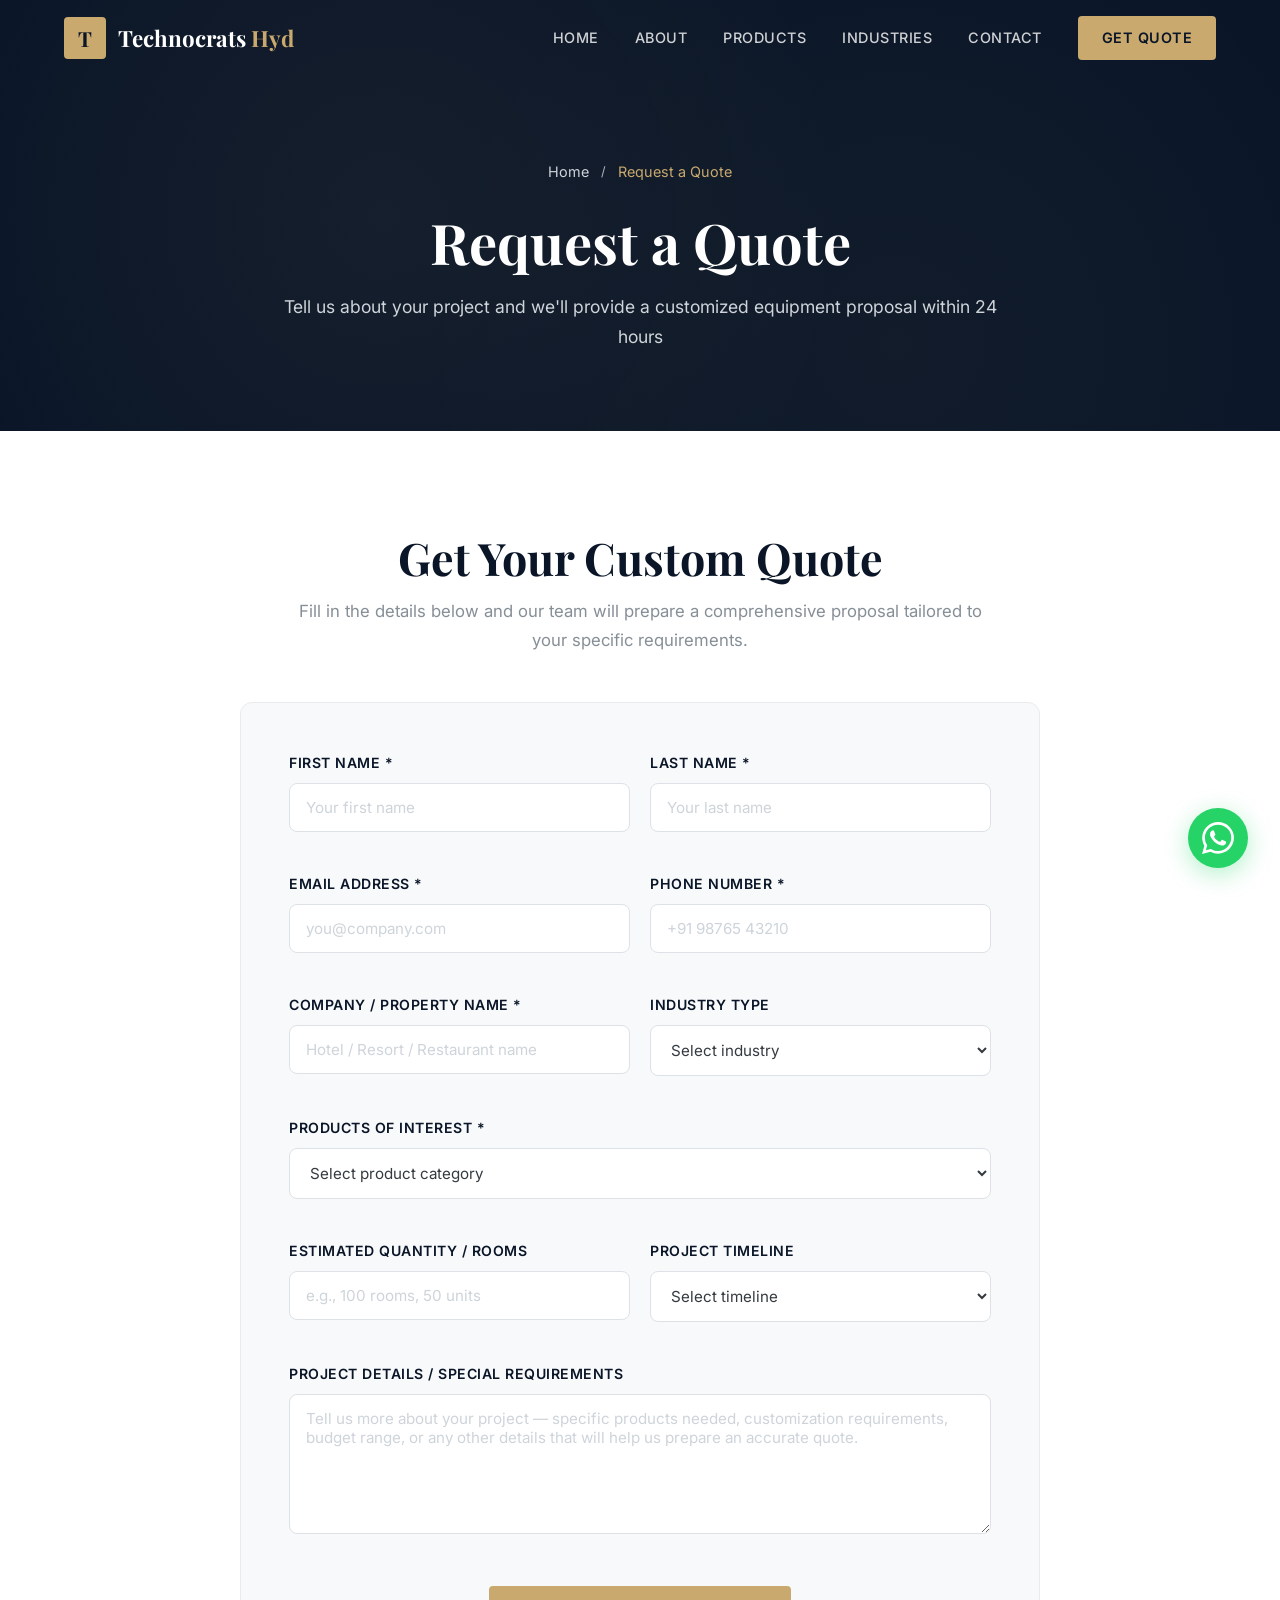
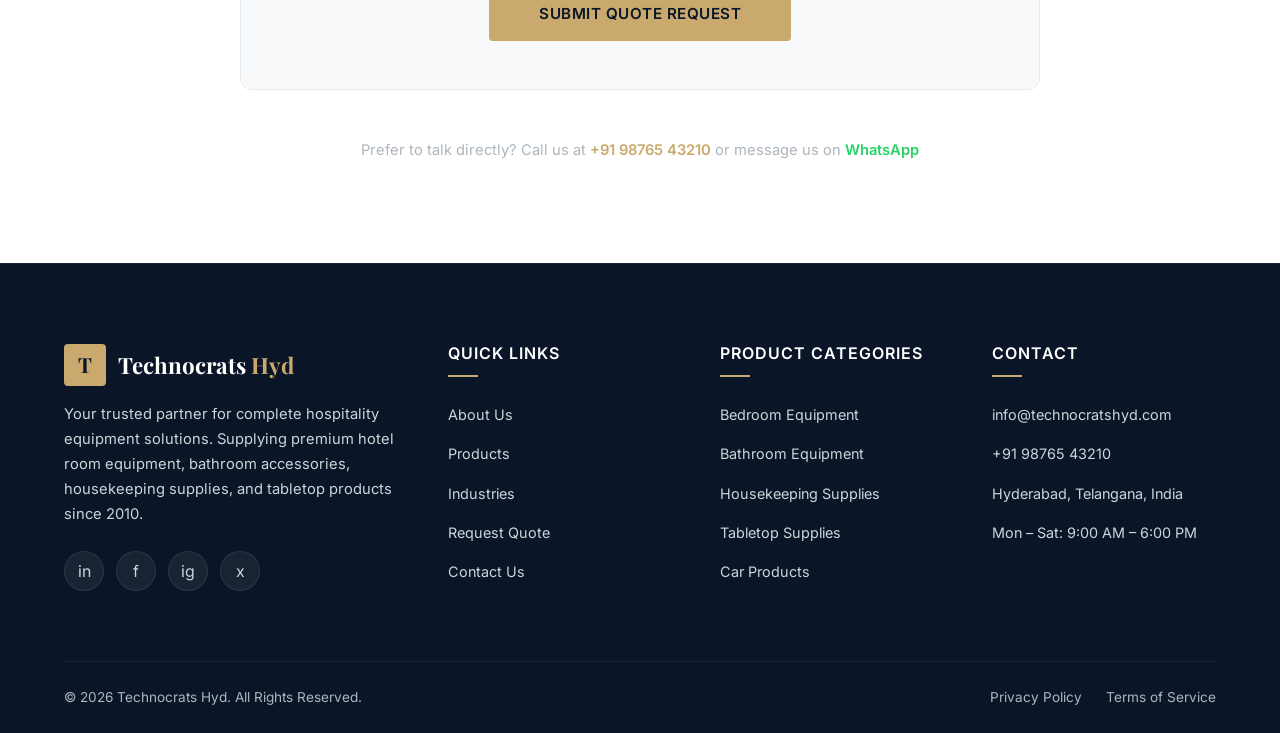
<file: quote.html>
<!DOCTYPE html>
<html lang="en">
<head>
  <meta charset="UTF-8">
  <meta name="viewport" content="width=device-width, initial-scale=1.0">
  <title>Request a Quote – Technocrats Hyd</title>
  <meta name="description" content="Request a quote for hospitality equipment from Technocrats Hyd. We supply minibars, safes, bathroom accessories, housekeeping supplies, and more for hotels and resorts.">
  <link rel="preconnect" href="https://fonts.googleapis.com">
  <link rel="preconnect" href="https://fonts.gstatic.com" crossorigin>
  <link href="https://fonts.googleapis.com/css2?family=Inter:wght@300;400;500;600;700&family=Playfair+Display:wght@400;500;600;700&display=swap" rel="stylesheet">
  <link rel="stylesheet" href="styles.css">
</head>
<body>

  <!-- NAVIGATION -->
  <nav class="navbar scrolled" id="navbar">
    <div class="nav-container">
      <a href="index.html" class="nav-logo">
        <div class="logo-icon">T</div>
        <div class="logo-text">Technocrats <span>Hyd</span></div>
      </a>
      <div class="nav-links" id="navLinks">
        <a href="index.html">Home</a>
        <a href="about.html">About</a>
        <a href="products.html">Products</a>
        <a href="industries.html">Industries</a>
        <a href="contact.html">Contact</a>
        <a href="quote.html" class="nav-cta active">Get Quote</a>
      </div>
      <button class="hamburger" id="hamburger" aria-label="Toggle menu">
        <span></span><span></span><span></span>
      </button>
    </div>
  </nav>

  <!-- PAGE HEADER -->
  <section class="page-header">
    <div class="container">
      <div class="breadcrumb">
        <a href="index.html">Home</a>
        <span class="separator">/</span>
        <span class="current">Request a Quote</span>
      </div>
      <h1>Request a Quote</h1>
      <p>Tell us about your project and we'll provide a customized equipment proposal within 24 hours</p>
    </div>
  </section>

  <!-- QUOTE FORM -->
  <section class="section">
    <div class="container">
      <div class="form-section fade-in">
        <div style="text-align: center; margin-bottom: 48px;">
          <h2 style="margin-bottom: 12px;">Get Your Custom Quote</h2>
          <p style="margin: 0 auto;">Fill in the details below and our team will prepare a comprehensive proposal tailored to your specific requirements.</p>
        </div>

        <form id="quoteForm" style="background: var(--gray-50); padding: 48px; border-radius: var(--radius-lg); border: 1px solid var(--gray-200);">
          <div class="form-grid">
            <div class="form-group">
              <label for="firstName">First Name *</label>
              <input type="text" id="firstName" name="firstName" placeholder="Your first name" required>
            </div>
            <div class="form-group">
              <label for="lastName">Last Name *</label>
              <input type="text" id="lastName" name="lastName" placeholder="Your last name" required>
            </div>
            <div class="form-group">
              <label for="email">Email Address *</label>
              <input type="email" id="email" name="email" placeholder="you@company.com" required>
            </div>
            <div class="form-group">
              <label for="phone">Phone Number *</label>
              <input type="tel" id="phone" name="phone" placeholder="+91 98765 43210" required>
            </div>
            <div class="form-group">
              <label for="company">Company / Property Name *</label>
              <input type="text" id="company" name="company" placeholder="Hotel / Resort / Restaurant name" required>
            </div>
            <div class="form-group">
              <label for="industry">Industry Type</label>
              <select id="industry" name="industry">
                <option value="">Select industry</option>
                <option value="hotel">Hotel</option>
                <option value="resort">Resort</option>
                <option value="restaurant">Restaurant</option>
                <option value="serviced-apartment">Serviced Apartment</option>
                <option value="hospitality-chain">Hospitality Chain</option>
                <option value="property-developer">Property Developer</option>
                <option value="other">Other</option>
              </select>
            </div>
            <div class="form-group full-width">
              <label for="products">Products of Interest *</label>
              <select id="products" name="products" required>
                <option value="">Select product category</option>
                <option value="bedroom">Bedroom Equipment</option>
                <option value="bathroom">Bathroom Equipment</option>
                <option value="housekeeping">Housekeeping Supplies</option>
                <option value="tabletop">Tabletop Supplies</option>
                <option value="car">Car Products</option>
                <option value="multiple">Multiple Categories</option>
                <option value="complete">Complete Property Package</option>
              </select>
            </div>
            <div class="form-group">
              <label for="quantity">Estimated Quantity / Rooms</label>
              <input type="text" id="quantity" name="quantity" placeholder="e.g., 100 rooms, 50 units">
            </div>
            <div class="form-group">
              <label for="timeline">Project Timeline</label>
              <select id="timeline" name="timeline">
                <option value="">Select timeline</option>
                <option value="immediate">Immediate (1-2 weeks)</option>
                <option value="1-month">Within 1 month</option>
                <option value="3-months">Within 3 months</option>
                <option value="6-months">Within 6 months</option>
                <option value="planning">Still planning</option>
              </select>
            </div>
            <div class="form-group full-width">
              <label for="message">Project Details / Special Requirements</label>
              <textarea id="message" name="message" placeholder="Tell us more about your project — specific products needed, customization requirements, budget range, or any other details that will help us prepare an accurate quote."></textarea>
            </div>
          </div>
          <div style="text-align: center; margin-top: 24px;">
            <button type="submit" class="btn btn-primary" style="min-width: 240px; padding: 16px 48px;">Submit Quote Request</button>
          </div>
        </form>

        <div style="margin-top: 48px; text-align: center;">
          <p style="margin: 0 auto; font-size: 0.92rem; color: var(--gray-500);">
            Prefer to talk directly? Call us at <a href="tel:+919876543210" style="color: var(--gold-500); font-weight: 600;">+91 98765 43210</a>
            or message us on <a href="https://wa.me/919876543210" target="_blank" style="color: #25D366; font-weight: 600;">WhatsApp</a>
          </p>
        </div>
      </div>
    </div>
  </section>

  <!-- FOOTER -->
  <footer class="footer">
    <div class="container">
      <div class="footer-grid">
        <div class="footer-brand">
          <a href="index.html" class="nav-logo">
            <div class="logo-icon">T</div>
            <div class="logo-text">Technocrats <span>Hyd</span></div>
          </a>
          <p>Your trusted partner for complete hospitality equipment solutions. Supplying premium hotel room equipment, bathroom accessories, housekeeping supplies, and tabletop products since 2010.</p>
          <div class="footer-social">
            <a href="#" aria-label="LinkedIn">in</a>
            <a href="#" aria-label="Facebook">f</a>
            <a href="#" aria-label="Instagram">ig</a>
            <a href="#" aria-label="Twitter">x</a>
          </div>
        </div>
        <div class="footer-col">
          <h4>Quick Links</h4>
          <ul>
            <li><a href="about.html">About Us</a></li>
            <li><a href="products.html">Products</a></li>
            <li><a href="industries.html">Industries</a></li>
            <li><a href="quote.html">Request Quote</a></li>
            <li><a href="contact.html">Contact Us</a></li>
          </ul>
        </div>
        <div class="footer-col">
          <h4>Product Categories</h4>
          <ul>
            <li><a href="products.html#bedroom">Bedroom Equipment</a></li>
            <li><a href="products.html#bathroom">Bathroom Equipment</a></li>
            <li><a href="products.html#housekeeping">Housekeeping Supplies</a></li>
            <li><a href="products.html#tabletop">Tabletop Supplies</a></li>
            <li><a href="products.html#car">Car Products</a></li>
          </ul>
        </div>
        <div class="footer-col">
          <h4>Contact</h4>
          <ul>
            <li><a href="mailto:info@technocratshyd.com">info@technocratshyd.com</a></li>
            <li><a href="tel:+919876543210">+91 98765 43210</a></li>
            <li><a href="#">Hyderabad, Telangana, India</a></li>
            <li><a href="#">Mon – Sat: 9:00 AM – 6:00 PM</a></li>
          </ul>
        </div>
      </div>
      <div class="footer-bottom">
        <p>&copy; 2026 Technocrats Hyd. All Rights Reserved.</p>
        <div class="footer-bottom-links">
          <a href="#">Privacy Policy</a>
          <a href="#">Terms of Service</a>
        </div>
      </div>
    </div>
  </footer>

  <!-- WHATSAPP BUTTON -->
  <a href="https://wa.me/919876543210?text=Hi%2C%20I%27m%20interested%20in%20your%20hospitality%20equipment." target="_blank" class="whatsapp-btn" aria-label="Contact on WhatsApp">
    <svg viewBox="0 0 24 24"><path d="M17.472 14.382c-.297-.149-1.758-.867-2.03-.967-.273-.099-.471-.148-.67.15-.197.297-.767.966-.94 1.164-.173.199-.347.223-.644.075-.297-.15-1.255-.463-2.39-1.475-.883-.788-1.48-1.761-1.653-2.059-.173-.297-.018-.458.13-.606.134-.133.298-.347.446-.52.149-.174.198-.298.298-.497.099-.198.05-.371-.025-.52-.075-.149-.669-1.612-.916-2.207-.242-.579-.487-.5-.669-.51-.173-.008-.371-.01-.57-.01-.198 0-.52.074-.792.372-.272.297-1.04 1.016-1.04 2.479 0 1.462 1.065 2.875 1.213 3.074.149.198 2.096 3.2 5.077 4.487.709.306 1.262.489 1.694.625.712.227 1.36.195 1.871.118.571-.085 1.758-.719 2.006-1.413.248-.694.248-1.289.173-1.413-.074-.124-.272-.198-.57-.347m-5.421 7.403h-.004a9.87 9.87 0 01-5.031-1.378l-.361-.214-3.741.982.998-3.648-.235-.374a9.86 9.86 0 01-1.51-5.26c.001-5.45 4.436-9.884 9.888-9.884 2.64 0 5.122 1.03 6.988 2.898a9.825 9.825 0 012.893 6.994c-.003 5.45-4.437 9.884-9.885 9.884m8.413-18.297A11.815 11.815 0 0012.05 0C5.495 0 .16 5.335.157 11.892c0 2.096.547 4.142 1.588 5.945L.057 24l6.305-1.654a11.882 11.882 0 005.683 1.448h.005c6.554 0 11.89-5.335 11.893-11.893a11.821 11.821 0 00-3.48-8.413z"/></svg>
  </a>

  <script src="main.js"></script>
</body>
</html>
</file>
<file: styles.css>
/* ===== DESIGN TOKENS ===== */
:root {
  /* Colors */
  --navy-900: #0a1628;
  --navy-800: #0f1f3a;
  --navy-700: #162d50;
  --navy-600: #1e3a5f;
  --navy-500: #2a4a73;
  --gold-500: #c9a96e;
  --gold-400: #d4b97e;
  --gold-300: #e0ca94;
  --gold-600: #b8944e;
  --white: #ffffff;
  --gray-50: #f8f9fa;
  --gray-100: #f1f3f5;
  --gray-200: #e9ecef;
  --gray-300: #dee2e6;
  --gray-400: #ced4da;
  --gray-500: #adb5bd;
  --gray-600: #868e96;
  --gray-700: #495057;
  --gray-800: #343a40;
  --gray-900: #212529;

  /* Typography */
  --font-heading: 'Playfair Display', Georgia, serif;
  --font-body: 'Inter', -apple-system, BlinkMacSystemFont, sans-serif;

  /* Spacing */
  --section-padding: 100px 0;
  --container-max: 1200px;
  --container-padding: 0 24px;

  /* Transitions */
  --transition-fast: 0.2s ease;
  --transition-base: 0.3s ease;
  --transition-slow: 0.5s ease;

  /* Shadows */
  --shadow-sm: 0 2px 8px rgba(10, 22, 40, 0.08);
  --shadow-md: 0 4px 20px rgba(10, 22, 40, 0.12);
  --shadow-lg: 0 8px 40px rgba(10, 22, 40, 0.16);
  --shadow-xl: 0 16px 60px rgba(10, 22, 40, 0.2);

  /* Border Radius */
  --radius-sm: 4px;
  --radius-md: 8px;
  --radius-lg: 12px;
  --radius-xl: 16px;
}

/* ===== RESET & BASE ===== */
*, *::before, *::after {
  margin: 0;
  padding: 0;
  box-sizing: border-box;
}

html {
  scroll-behavior: smooth;
  font-size: 16px;
}

body {
  font-family: var(--font-body);
  color: var(--gray-800);
  line-height: 1.7;
  background: var(--white);
  overflow-x: hidden;
  -webkit-font-smoothing: antialiased;
  -moz-osx-font-smoothing: grayscale;
}

img {
  max-width: 100%;
  height: auto;
  display: block;
}

a {
  text-decoration: none;
  color: inherit;
  transition: color var(--transition-fast);
}

ul, ol {
  list-style: none;
}

/* ===== TYPOGRAPHY ===== */
h1, h2, h3, h4, h5, h6 {
  font-family: var(--font-heading);
  color: var(--navy-900);
  line-height: 1.2;
  font-weight: 700;
}

h1 { font-size: clamp(2.2rem, 5vw, 3.5rem); }
h2 { font-size: clamp(1.8rem, 4vw, 2.8rem); }
h3 { font-size: clamp(1.3rem, 3vw, 1.8rem); }
h4 { font-size: clamp(1.1rem, 2vw, 1.4rem); }

p {
  color: var(--gray-600);
  font-size: 1.05rem;
  max-width: 720px;
}

.text-gold { color: var(--gold-500); }
.text-navy { color: var(--navy-900); }
.text-white { color: var(--white); }

/* ===== LAYOUT ===== */
.container {
  max-width: var(--container-max);
  margin: 0 auto;
  padding: var(--container-padding);
}

.section {
  padding: var(--section-padding);
}

.section-light {
  background: var(--gray-50);
}

.section-dark {
  background: var(--navy-900);
}

.section-header {
  text-align: center;
  margin-bottom: 64px;
}

.section-header h2 {
  margin-bottom: 16px;
  position: relative;
  display: inline-block;
}

.section-header h2::after {
  content: '';
  display: block;
  width: 60px;
  height: 3px;
  background: var(--gold-500);
  margin: 16px auto 0;
  border-radius: 2px;
}

.section-dark .section-header h2 {
  color: var(--white);
}

.section-dark .section-header h2::after {
  background: var(--gold-500);
}

.section-header p {
  margin: 0 auto;
  color: var(--gray-500);
}

.section-dark .section-header p {
  color: var(--gray-400);
}

.grid-2 { display: grid; grid-template-columns: repeat(2, 1fr); gap: 32px; }
.grid-3 { display: grid; grid-template-columns: repeat(3, 1fr); gap: 32px; }
.grid-4 { display: grid; grid-template-columns: repeat(4, 1fr); gap: 24px; }

/* ===== BUTTONS ===== */
.btn {
  display: inline-flex;
  align-items: center;
  justify-content: center;
  gap: 8px;
  padding: 14px 32px;
  border-radius: var(--radius-sm);
  font-family: var(--font-body);
  font-size: 0.95rem;
  font-weight: 600;
  letter-spacing: 0.5px;
  text-transform: uppercase;
  border: 2px solid transparent;
  cursor: pointer;
  transition: all var(--transition-base);
  white-space: nowrap;
}

.btn-primary {
  background: var(--gold-500);
  color: var(--navy-900);
  border-color: var(--gold-500);
}

.btn-primary:hover {
  background: var(--gold-600);
  border-color: var(--gold-600);
  transform: translateY(-2px);
  box-shadow: 0 6px 24px rgba(201, 169, 110, 0.35);
}

.btn-secondary {
  background: transparent;
  color: var(--white);
  border-color: var(--white);
}

.btn-secondary:hover {
  background: var(--white);
  color: var(--navy-900);
  transform: translateY(-2px);
}

.btn-outline {
  background: transparent;
  color: var(--navy-900);
  border-color: var(--navy-900);
}

.btn-outline:hover {
  background: var(--navy-900);
  color: var(--white);
  transform: translateY(-2px);
}

.btn-gold-outline {
  background: transparent;
  color: var(--gold-500);
  border-color: var(--gold-500);
}

.btn-gold-outline:hover {
  background: var(--gold-500);
  color: var(--navy-900);
  transform: translateY(-2px);
}

/* ===== NAVIGATION ===== */
.navbar {
  position: fixed;
  top: 0;
  left: 0;
  right: 0;
  z-index: 1000;
  padding: 16px 0;
  transition: all var(--transition-base);
  background: transparent;
}

.navbar.scrolled {
  background: rgba(10, 22, 40, 0.95);
  backdrop-filter: blur(20px);
  -webkit-backdrop-filter: blur(20px);
  padding: 10px 0;
  box-shadow: 0 4px 30px rgba(0, 0, 0, 0.15);
}

.nav-container {
  max-width: var(--container-max);
  margin: 0 auto;
  padding: var(--container-padding);
  display: flex;
  align-items: center;
  justify-content: space-between;
}

.nav-logo {
  display: flex;
  align-items: center;
  gap: 12px;
}

.nav-logo .logo-icon {
  width: 42px;
  height: 42px;
  background: var(--gold-500);
  border-radius: var(--radius-sm);
  display: flex;
  align-items: center;
  justify-content: center;
  font-family: var(--font-heading);
  font-weight: 700;
  font-size: 1.3rem;
  color: var(--navy-900);
}

.nav-logo .logo-text {
  font-family: var(--font-heading);
  font-size: 1.4rem;
  font-weight: 700;
  color: var(--white);
}

.nav-logo .logo-text span {
  color: var(--gold-500);
}

.nav-links {
  display: flex;
  align-items: center;
  gap: 36px;
}

.nav-links a {
  color: rgba(255, 255, 255, 0.8);
  font-size: 0.9rem;
  font-weight: 500;
  letter-spacing: 0.5px;
  text-transform: uppercase;
  position: relative;
  padding: 4px 0;
}

.nav-links a::after {
  content: '';
  position: absolute;
  bottom: -2px;
  left: 0;
  width: 0;
  height: 2px;
  background: var(--gold-500);
  transition: width var(--transition-base);
}

.nav-links a:hover,
.nav-links a.active {
  color: var(--gold-500);
}

.nav-links a:hover::after,
.nav-links a.active::after {
  width: 100%;
}

.nav-cta {
  padding: 10px 24px !important;
  background: var(--gold-500);
  color: var(--navy-900) !important;
  border-radius: var(--radius-sm);
  font-weight: 600 !important;
  letter-spacing: 0.5px;
}

.nav-cta::after {
  display: none !important;
}

.nav-cta:hover {
  background: var(--gold-400);
  color: var(--navy-900) !important;
  transform: translateY(-1px);
}

.hamburger {
  display: none;
  flex-direction: column;
  gap: 5px;
  cursor: pointer;
  padding: 4px;
  background: none;
  border: none;
}

.hamburger span {
  width: 28px;
  height: 2px;
  background: var(--white);
  transition: all var(--transition-base);
  border-radius: 2px;
}

.hamburger.active span:nth-child(1) {
  transform: rotate(45deg) translate(5px, 5px);
}

.hamburger.active span:nth-child(2) {
  opacity: 0;
}

.hamburger.active span:nth-child(3) {
  transform: rotate(-45deg) translate(5px, -5px);
}

/* ===== HERO SECTION ===== */
.hero {
  position: relative;
  min-height: 100vh;
  display: flex;
  align-items: center;
  overflow: hidden;
}

.hero-bg {
  position: absolute;
  inset: 0;
  z-index: -2;
}

.hero-bg img {
  width: 100%;
  height: 100%;
  object-fit: cover;
}

.hero-overlay {
  position: absolute;
  inset: 0;
  background: linear-gradient(
    135deg,
    rgba(10, 22, 40, 0.92) 0%,
    rgba(10, 22, 40, 0.75) 50%,
    rgba(10, 22, 40, 0.6) 100%
  );
  z-index: -1;
}

.hero-content {
  max-width: 700px;
  padding-top: 80px;
}

.hero-badge {
  display: inline-flex;
  align-items: center;
  gap: 8px;
  padding: 8px 20px;
  background: rgba(201, 169, 110, 0.15);
  border: 1px solid rgba(201, 169, 110, 0.3);
  border-radius: 30px;
  color: var(--gold-400);
  font-size: 0.85rem;
  font-weight: 600;
  letter-spacing: 1px;
  text-transform: uppercase;
  margin-bottom: 24px;
}

.hero-badge::before {
  content: '★';
  font-size: 0.7rem;
}

.hero h1 {
  color: var(--white);
  margin-bottom: 24px;
  font-size: clamp(2.4rem, 6vw, 4rem);
  line-height: 1.1;
}

.hero h1 .highlight {
  color: var(--gold-500);
  display: block;
}

.hero p {
  color: rgba(255, 255, 255, 0.75);
  font-size: 1.15rem;
  margin-bottom: 40px;
  line-height: 1.8;
}

.hero-buttons {
  display: flex;
  gap: 16px;
  flex-wrap: wrap;
}

.hero-stats {
  display: flex;
  gap: 48px;
  margin-top: 64px;
  padding-top: 40px;
  border-top: 1px solid rgba(255, 255, 255, 0.1);
}

.hero-stat .number {
  font-family: var(--font-heading);
  font-size: 2.2rem;
  font-weight: 700;
  color: var(--gold-500);
  display: block;
}

.hero-stat .label {
  color: rgba(255, 255, 255, 0.6);
  font-size: 0.85rem;
  text-transform: uppercase;
  letter-spacing: 1px;
}

/* ===== CATEGORY CARDS ===== */
.category-card {
  position: relative;
  border-radius: var(--radius-lg);
  overflow: hidden;
  height: 360px;
  cursor: pointer;
  transition: transform var(--transition-base), box-shadow var(--transition-base);
}

.category-card:hover {
  transform: translateY(-8px);
  box-shadow: var(--shadow-xl);
}

.category-card img {
  width: 100%;
  height: 100%;
  object-fit: cover;
  transition: transform var(--transition-slow);
}

.category-card:hover img {
  transform: scale(1.08);
}

.category-card-overlay {
  position: absolute;
  inset: 0;
  background: linear-gradient(to top, rgba(10, 22, 40, 0.9) 0%, rgba(10, 22, 40, 0.1) 60%);
  display: flex;
  flex-direction: column;
  justify-content: flex-end;
  padding: 32px;
  transition: background var(--transition-base);
}

.category-card:hover .category-card-overlay {
  background: linear-gradient(to top, rgba(10, 22, 40, 0.95) 0%, rgba(10, 22, 40, 0.3) 60%);
}

.category-card h3 {
  color: var(--white);
  font-size: 1.5rem;
  margin-bottom: 8px;
}

.category-card p {
  color: rgba(255, 255, 255, 0.7);
  font-size: 0.9rem;
  margin-bottom: 16px;
}

.category-card .card-link {
  color: var(--gold-500);
  font-weight: 600;
  font-size: 0.9rem;
  display: inline-flex;
  align-items: center;
  gap: 8px;
  text-transform: uppercase;
  letter-spacing: 0.5px;
  opacity: 0;
  transform: translateY(10px);
  transition: all var(--transition-base);
}

.category-card:hover .card-link {
  opacity: 1;
  transform: translateY(0);
}

.card-link .arrow {
  transition: transform var(--transition-fast);
}

.category-card:hover .card-link .arrow {
  transform: translateX(4px);
}

/* ===== INDUSTRIES SECTION ===== */
.industry-card {
  background: var(--white);
  border-radius: var(--radius-lg);
  padding: 40px 32px;
  text-align: center;
  transition: all var(--transition-base);
  border: 1px solid var(--gray-200);
  position: relative;
  overflow: hidden;
}

.industry-card::before {
  content: '';
  position: absolute;
  top: 0;
  left: 0;
  right: 0;
  height: 3px;
  background: var(--gold-500);
  transform: scaleX(0);
  transition: transform var(--transition-base);
}

.industry-card:hover {
  transform: translateY(-6px);
  box-shadow: var(--shadow-lg);
  border-color: transparent;
}

.industry-card:hover::before {
  transform: scaleX(1);
}

.industry-icon {
  width: 64px;
  height: 64px;
  background: linear-gradient(135deg, var(--navy-800), var(--navy-600));
  border-radius: var(--radius-md);
  display: flex;
  align-items: center;
  justify-content: center;
  font-size: 1.6rem;
  margin: 0 auto 20px;
  transition: all var(--transition-base);
}

.industry-card:hover .industry-icon {
  background: linear-gradient(135deg, var(--gold-500), var(--gold-600));
  transform: scale(1.05);
}

.industry-card h4 {
  margin-bottom: 12px;
  font-size: 1.2rem;
}

.industry-card p {
  font-size: 0.92rem;
  color: var(--gray-500);
}

/* ===== FEATURED PRODUCTS ===== */
.product-card {
  background: var(--white);
  border-radius: var(--radius-lg);
  overflow: hidden;
  transition: all var(--transition-base);
  border: 1px solid var(--gray-200);
}

.product-card:hover {
  transform: translateY(-6px);
  box-shadow: var(--shadow-lg);
  border-color: transparent;
}

.product-card-image {
  height: 220px;
  overflow: hidden;
  position: relative;
}

.product-card-image img {
  width: 100%;
  height: 100%;
  object-fit: cover;
  transition: transform var(--transition-slow);
}

.product-card:hover .product-card-image img {
  transform: scale(1.06);
}

.product-card-badge {
  position: absolute;
  top: 12px;
  right: 12px;
  background: var(--gold-500);
  color: var(--navy-900);
  padding: 4px 12px;
  border-radius: 20px;
  font-size: 0.75rem;
  font-weight: 700;
  text-transform: uppercase;
  letter-spacing: 0.5px;
}

.product-card-content {
  padding: 24px;
}

.product-card-category {
  color: var(--gold-500);
  font-size: 0.8rem;
  font-weight: 600;
  text-transform: uppercase;
  letter-spacing: 1px;
  margin-bottom: 8px;
}

.product-card h4 {
  margin-bottom: 8px;
}

.product-card p {
  font-size: 0.9rem;
  margin-bottom: 16px;
}

.product-card .card-link {
  color: var(--navy-900);
  font-weight: 600;
  font-size: 0.85rem;
  display: inline-flex;
  align-items: center;
  gap: 6px;
  text-transform: uppercase;
  letter-spacing: 0.5px;
  transition: color var(--transition-fast);
}

.product-card:hover .card-link {
  color: var(--gold-500);
}

/* ===== WHY CHOOSE US ===== */
.why-section {
  background: var(--navy-900);
  position: relative;
  overflow: hidden;
}

.why-section::before {
  content: '';
  position: absolute;
  top: -50%;
  right: -20%;
  width: 600px;
  height: 600px;
  background: radial-gradient(circle, rgba(201, 169, 110, 0.08) 0%, transparent 70%);
  border-radius: 50%;
}

.why-card {
  text-align: center;
  padding: 40px 24px;
  border-radius: var(--radius-lg);
  background: rgba(255, 255, 255, 0.03);
  border: 1px solid rgba(255, 255, 255, 0.06);
  transition: all var(--transition-base);
}

.why-card:hover {
  background: rgba(255, 255, 255, 0.06);
  border-color: rgba(201, 169, 110, 0.2);
  transform: translateY(-4px);
}

.why-icon {
  width: 72px;
  height: 72px;
  background: rgba(201, 169, 110, 0.12);
  border-radius: 50%;
  display: flex;
  align-items: center;
  justify-content: center;
  font-size: 1.8rem;
  margin: 0 auto 24px;
  border: 1px solid rgba(201, 169, 110, 0.2);
}

.why-card h4 {
  color: var(--white);
  margin-bottom: 12px;
  font-size: 1.15rem;
}

.why-card p {
  color: var(--gray-400);
  font-size: 0.92rem;
}

/* ===== CTA SECTION ===== */
.cta-section {
  background: linear-gradient(135deg, var(--navy-800) 0%, var(--navy-900) 100%);
  text-align: center;
  position: relative;
  overflow: hidden;
}

.cta-section::before {
  content: '';
  position: absolute;
  top: 0;
  left: 0;
  right: 0;
  height: 1px;
  background: linear-gradient(to right, transparent, var(--gold-500), transparent);
}

.cta-section h2 {
  color: var(--white);
  margin-bottom: 16px;
}

.cta-section h2::after { display: none; }

.cta-section p {
  color: var(--gray-400);
  margin: 0 auto 40px;
  font-size: 1.1rem;
}

.cta-buttons {
  display: flex;
  justify-content: center;
  gap: 16px;
  flex-wrap: wrap;
}

/* ===== FOOTER ===== */
.footer {
  background: var(--navy-900);
  padding: 80px 0 0;
  border-top: 1px solid rgba(255, 255, 255, 0.05);
}

.footer-grid {
  display: grid;
  grid-template-columns: 1.5fr 1fr 1fr 1fr;
  gap: 48px;
  margin-bottom: 64px;
}

.footer-brand p {
  color: var(--gray-400);
  font-size: 0.92rem;
  margin-top: 16px;
  line-height: 1.7;
}

.footer-social {
  display: flex;
  gap: 12px;
  margin-top: 24px;
}

.footer-social a {
  width: 40px;
  height: 40px;
  background: rgba(255, 255, 255, 0.06);
  border-radius: 50%;
  display: flex;
  align-items: center;
  justify-content: center;
  color: var(--gray-400);
  font-size: 1rem;
  transition: all var(--transition-base);
  border: 1px solid rgba(255, 255, 255, 0.08);
}

.footer-social a:hover {
  background: var(--gold-500);
  color: var(--navy-900);
  border-color: var(--gold-500);
  transform: translateY(-2px);
}

.footer-col h4 {
  color: var(--white);
  font-size: 1rem;
  font-family: var(--font-body);
  font-weight: 600;
  text-transform: uppercase;
  letter-spacing: 1px;
  margin-bottom: 24px;
  position: relative;
}

.footer-col h4::after {
  content: '';
  display: block;
  width: 30px;
  height: 2px;
  background: var(--gold-500);
  margin-top: 12px;
}

.footer-col ul li {
  margin-bottom: 12px;
}

.footer-col ul li a {
  color: var(--gray-400);
  font-size: 0.9rem;
  transition: all var(--transition-fast);
  display: inline-flex;
  align-items: center;
  gap: 6px;
}

.footer-col ul li a:hover {
  color: var(--gold-500);
  transform: translateX(4px);
}

.footer-bottom {
  border-top: 1px solid rgba(255, 255, 255, 0.06);
  padding: 24px 0;
  display: flex;
  justify-content: space-between;
  align-items: center;
}

.footer-bottom p {
  color: var(--gray-500);
  font-size: 0.85rem;
}

.footer-bottom-links {
  display: flex;
  gap: 24px;
}

.footer-bottom-links a {
  color: var(--gray-500);
  font-size: 0.85rem;
}

.footer-bottom-links a:hover {
  color: var(--gold-500);
}

/* ===== WHATSAPP BUTTON ===== */
.whatsapp-btn {
  position: fixed;
  bottom: 32px;
  right: 32px;
  z-index: 999;
  width: 60px;
  height: 60px;
  background: #25D366;
  border-radius: 50%;
  display: flex;
  align-items: center;
  justify-content: center;
  box-shadow: 0 6px 24px rgba(37, 211, 102, 0.35);
  transition: all var(--transition-base);
  cursor: pointer;
}

.whatsapp-btn:hover {
  transform: scale(1.1) translateY(-2px);
  box-shadow: 0 8px 32px rgba(37, 211, 102, 0.45);
}

.whatsapp-btn svg {
  width: 32px;
  height: 32px;
  fill: var(--white);
}

/* ===== PAGE HEADER ===== */
.page-header {
  background: var(--navy-900);
  padding: 160px 0 80px;
  text-align: center;
  position: relative;
  overflow: hidden;
}

.page-header::before {
  content: '';
  position: absolute;
  top: 0;
  left: 0;
  right: 0;
  bottom: 0;
  background: radial-gradient(circle at 30% 50%, rgba(201, 169, 110, 0.06) 0%, transparent 50%),
              radial-gradient(circle at 70% 80%, rgba(201, 169, 110, 0.04) 0%, transparent 50%);
}

.page-header h1 {
  color: var(--white);
  margin-bottom: 16px;
  position: relative;
}

.page-header p {
  color: var(--gray-400);
  margin: 0 auto;
  position: relative;
  font-size: 1.1rem;
}

.breadcrumb {
  display: flex;
  justify-content: center;
  gap: 12px;
  align-items: center;
  margin-bottom: 24px;
  position: relative;
}

.breadcrumb a {
  color: var(--gray-400);
  font-size: 0.9rem;
  transition: color var(--transition-fast);
}

.breadcrumb a:hover {
  color: var(--gold-500);
}

.breadcrumb .separator {
  color: var(--gray-500);
  font-size: 0.8rem;
}

.breadcrumb .current {
  color: var(--gold-500);
  font-size: 0.9rem;
}

/* ===== ABOUT PAGE ===== */
.about-intro {
  display: grid;
  grid-template-columns: 1fr 1fr;
  gap: 64px;
  align-items: center;
}

.about-intro-image {
  border-radius: var(--radius-lg);
  overflow: hidden;
  box-shadow: var(--shadow-lg);
}

.about-intro-image img {
  width: 100%;
  height: 400px;
  object-fit: cover;
}

.about-intro-content h2 {
  margin-bottom: 20px;
}

.about-intro-content p {
  margin-bottom: 16px;
}

.values-grid {
  display: grid;
  grid-template-columns: repeat(3, 1fr);
  gap: 32px;
}

.value-card {
  text-align: center;
  padding: 40px 24px;
  border-radius: var(--radius-lg);
  border: 1px solid var(--gray-200);
  transition: all var(--transition-base);
}

.value-card:hover {
  border-color: var(--gold-500);
  transform: translateY(-4px);
  box-shadow: var(--shadow-md);
}

.value-icon {
  width: 64px;
  height: 64px;
  background: linear-gradient(135deg, rgba(201, 169, 110, 0.12), rgba(201, 169, 110, 0.05));
  border-radius: 50%;
  display: flex;
  align-items: center;
  justify-content: center;
  font-size: 1.6rem;
  margin: 0 auto 20px;
}

.value-card h4 {
  margin-bottom: 12px;
}

.value-card p {
  font-size: 0.92rem;
  color: var(--gray-500);
}

/* ===== PRODUCT CATALOG ===== */
.filter-bar {
  display: flex;
  justify-content: center;
  gap: 12px;
  margin-bottom: 48px;
  flex-wrap: wrap;
}

.filter-btn {
  padding: 10px 24px;
  border: 1px solid var(--gray-300);
  border-radius: 30px;
  background: var(--white);
  font-family: var(--font-body);
  font-size: 0.9rem;
  font-weight: 500;
  color: var(--gray-600);
  cursor: pointer;
  transition: all var(--transition-base);
}

.filter-btn:hover,
.filter-btn.active {
  background: var(--navy-900);
  color: var(--white);
  border-color: var(--navy-900);
}

.catalog-grid {
  display: grid;
  grid-template-columns: repeat(3, 1fr);
  gap: 32px;
}

.catalog-card {
  background: var(--white);
  border-radius: var(--radius-lg);
  overflow: hidden;
  border: 1px solid var(--gray-200);
  transition: all var(--transition-base);
}

.catalog-card:hover {
  transform: translateY(-4px);
  box-shadow: var(--shadow-lg);
  border-color: transparent;
}

.catalog-card-image {
  height: 200px;
  overflow: hidden;
  background: var(--gray-100);
  display: flex;
  align-items: center;
  justify-content: center;
}

.catalog-card-image img {
  width: 100%;
  height: 100%;
  object-fit: cover;
  transition: transform var(--transition-slow);
}

.catalog-card:hover .catalog-card-image img {
  transform: scale(1.05);
}

.catalog-card-content {
  padding: 20px;
}

.catalog-card-category {
  color: var(--gold-500);
  font-size: 0.75rem;
  font-weight: 700;
  text-transform: uppercase;
  letter-spacing: 1px;
  margin-bottom: 8px;
}

.catalog-card h4 {
  font-size: 1.05rem;
  margin-bottom: 8px;
}

.catalog-card p {
  font-size: 0.88rem;
  color: var(--gray-500);
  margin-bottom: 16px;
}

/* ===== FORM STYLES ===== */
.form-section {
  max-width: 800px;
  margin: 0 auto;
}

.form-grid {
  display: grid;
  grid-template-columns: 1fr 1fr;
  gap: 20px;
}

.form-group {
  margin-bottom: 20px;
}

.form-group.full-width {
  grid-column: 1 / -1;
}

.form-group label {
  display: block;
  font-size: 0.88rem;
  font-weight: 600;
  color: var(--navy-900);
  margin-bottom: 8px;
  text-transform: uppercase;
  letter-spacing: 0.5px;
}

.form-group input,
.form-group select,
.form-group textarea {
  width: 100%;
  padding: 14px 16px;
  border: 1px solid var(--gray-300);
  border-radius: var(--radius-md);
  font-family: var(--font-body);
  font-size: 0.95rem;
  color: var(--gray-800);
  background: var(--white);
  transition: all var(--transition-fast);
  outline: none;
}

.form-group input:focus,
.form-group select:focus,
.form-group textarea:focus {
  border-color: var(--gold-500);
  box-shadow: 0 0 0 3px rgba(201, 169, 110, 0.15);
}

.form-group textarea {
  min-height: 140px;
  resize: vertical;
}

.form-group input::placeholder,
.form-group textarea::placeholder {
  color: var(--gray-400);
}

/* ===== CONTACT PAGE ===== */
.contact-grid {
  display: grid;
  grid-template-columns: 1fr 1.2fr;
  gap: 64px;
}

.contact-info-card {
  display: flex;
  gap: 16px;
  padding: 24px;
  border-radius: var(--radius-md);
  background: var(--gray-50);
  margin-bottom: 16px;
  transition: all var(--transition-base);
}

.contact-info-card:hover {
  background: var(--white);
  box-shadow: var(--shadow-md);
}

.contact-info-icon {
  width: 48px;
  height: 48px;
  min-width: 48px;
  background: var(--navy-900);
  border-radius: var(--radius-md);
  display: flex;
  align-items: center;
  justify-content: center;
  font-size: 1.2rem;
}

.contact-info-card h4 {
  font-size: 1rem;
  margin-bottom: 4px;
}

.contact-info-card p {
  font-size: 0.9rem;
  color: var(--gray-500);
}

/* ===== PRODUCT DETAIL ===== */
.product-detail-grid {
  display: grid;
  grid-template-columns: 1fr 1fr;
  gap: 64px;
  align-items: start;
}

.product-detail-image {
  border-radius: var(--radius-lg);
  overflow: hidden;
  box-shadow: var(--shadow-md);
}

.product-detail-image img {
  width: 100%;
  height: 480px;
  object-fit: cover;
}

.product-detail-info h2 {
  margin-bottom: 8px;
}

.product-category-label {
  color: var(--gold-500);
  font-size: 0.85rem;
  font-weight: 700;
  text-transform: uppercase;
  letter-spacing: 1px;
  margin-bottom: 16px;
}

.product-detail-info > p {
  margin-bottom: 32px;
  font-size: 1.05rem;
  line-height: 1.8;
}

.product-specs {
  margin-bottom: 32px;
}

.product-specs h4 {
  margin-bottom: 16px;
  padding-bottom: 8px;
  border-bottom: 1px solid var(--gray-200);
}

.spec-row {
  display: flex;
  justify-content: space-between;
  padding: 12px 0;
  border-bottom: 1px solid var(--gray-100);
  font-size: 0.95rem;
}

.spec-label {
  color: var(--gray-500);
  font-weight: 500;
}

.spec-value {
  color: var(--navy-900);
  font-weight: 600;
}

.product-actions {
  display: flex;
  gap: 12px;
  flex-wrap: wrap;
}

/* ===== ANIMATIONS ===== */
.fade-in {
  opacity: 0;
  transform: translateY(30px);
  transition: opacity 0.6s ease, transform 0.6s ease;
}

.fade-in.visible {
  opacity: 1;
  transform: translateY(0);
}

.fade-in-left {
  opacity: 0;
  transform: translateX(-30px);
  transition: opacity 0.6s ease, transform 0.6s ease;
}

.fade-in-left.visible {
  opacity: 1;
  transform: translateX(0);
}

.fade-in-right {
  opacity: 0;
  transform: translateX(30px);
  transition: opacity 0.6s ease, transform 0.6s ease;
}

.fade-in-right.visible {
  opacity: 1;
  transform: translateX(0);
}

@keyframes shimmer {
  0% { background-position: -200% center; }
  100% { background-position: 200% center; }
}

.gold-shimmer {
  background: linear-gradient(
    90deg,
    var(--gold-500) 0%,
    var(--gold-300) 50%,
    var(--gold-500) 100%
  );
  background-size: 200% auto;
  -webkit-background-clip: text;
  background-clip: text;
  -webkit-text-fill-color: transparent;
  animation: shimmer 3s ease-in-out infinite;
}

/* ===== INDUSTRIES PAGE DETAIL CARDS ===== */
.industry-detail-card {
  display: grid;
  grid-template-columns: 1fr 1fr;
  gap: 48px;
  align-items: center;
  padding: 48px 0;
  border-bottom: 1px solid var(--gray-200);
}

.industry-detail-card:nth-child(even) {
  direction: rtl;
}

.industry-detail-card:nth-child(even) > * {
  direction: ltr;
}

.industry-detail-card:last-child {
  border-bottom: none;
}

.industry-detail-image {
  border-radius: var(--radius-lg);
  overflow: hidden;
  height: 300px;
}

.industry-detail-image img {
  width: 100%;
  height: 100%;
  object-fit: cover;
}

.industry-detail-content h3 {
  margin-bottom: 16px;
}

.industry-detail-content p {
  margin-bottom: 16px;
}

.industry-detail-content ul {
  margin-bottom: 20px;
}

.industry-detail-content ul li {
  padding: 6px 0;
  color: var(--gray-600);
  font-size: 0.95rem;
  display: flex;
  align-items: center;
  gap: 10px;
}

.industry-detail-content ul li::before {
  content: '✓';
  color: var(--gold-500);
  font-weight: 700;
}

/* ===== RESPONSIVE ===== */
@media (max-width: 1024px) {
  .grid-4 { grid-template-columns: repeat(2, 1fr); }
  .footer-grid { grid-template-columns: repeat(2, 1fr); }
  .industry-detail-card { grid-template-columns: 1fr; }
  .industry-detail-card:nth-child(even) { direction: ltr; }
}

@media (max-width: 768px) {
  :root {
    --section-padding: 64px 0;
  }

  .hamburger { display: flex; }

  .nav-links {
    position: fixed;
    top: 0;
    right: -100%;
    width: 300px;
    height: 100vh;
    background: var(--navy-900);
    flex-direction: column;
    justify-content: center;
    gap: 24px;
    padding: 32px;
    transition: right var(--transition-base);
    box-shadow: -10px 0 40px rgba(0, 0, 0, 0.3);
  }

  .nav-links.active {
    right: 0;
  }

  .nav-links a {
    font-size: 1.1rem;
  }

  .grid-2, .grid-3, .catalog-grid {
    grid-template-columns: 1fr;
  }

  .grid-4 { grid-template-columns: 1fr; }

  .hero-content {
    padding-top: 100px;
  }

  .hero-stats {
    gap: 24px;
    flex-wrap: wrap;
  }

  .hero-stat .number {
    font-size: 1.8rem;
  }

  .hero-buttons {
    flex-direction: column;
    width: 100%;
  }

  .hero-buttons .btn {
    width: 100%;
  }

  .about-intro {
    grid-template-columns: 1fr;
  }

  .values-grid {
    grid-template-columns: 1fr;
  }

  .contact-grid {
    grid-template-columns: 1fr;
  }

  .product-detail-grid {
    grid-template-columns: 1fr;
  }

  .form-grid {
    grid-template-columns: 1fr;
  }

  .footer-grid {
    grid-template-columns: 1fr;
    gap: 32px;
  }

  .footer-bottom {
    flex-direction: column;
    gap: 16px;
    text-align: center;
  }

  .section-header {
    margin-bottom: 40px;
  }

  .category-card {
    height: 280px;
  }

  .cta-buttons {
    flex-direction: column;
    align-items: center;
  }
}

@media (max-width: 480px) {
  .hero h1 {
    font-size: 2rem;
  }

  .hero p {
    font-size: 1rem;
  }

  .hero-badge {
    font-size: 0.75rem;
  }
}
</file>
